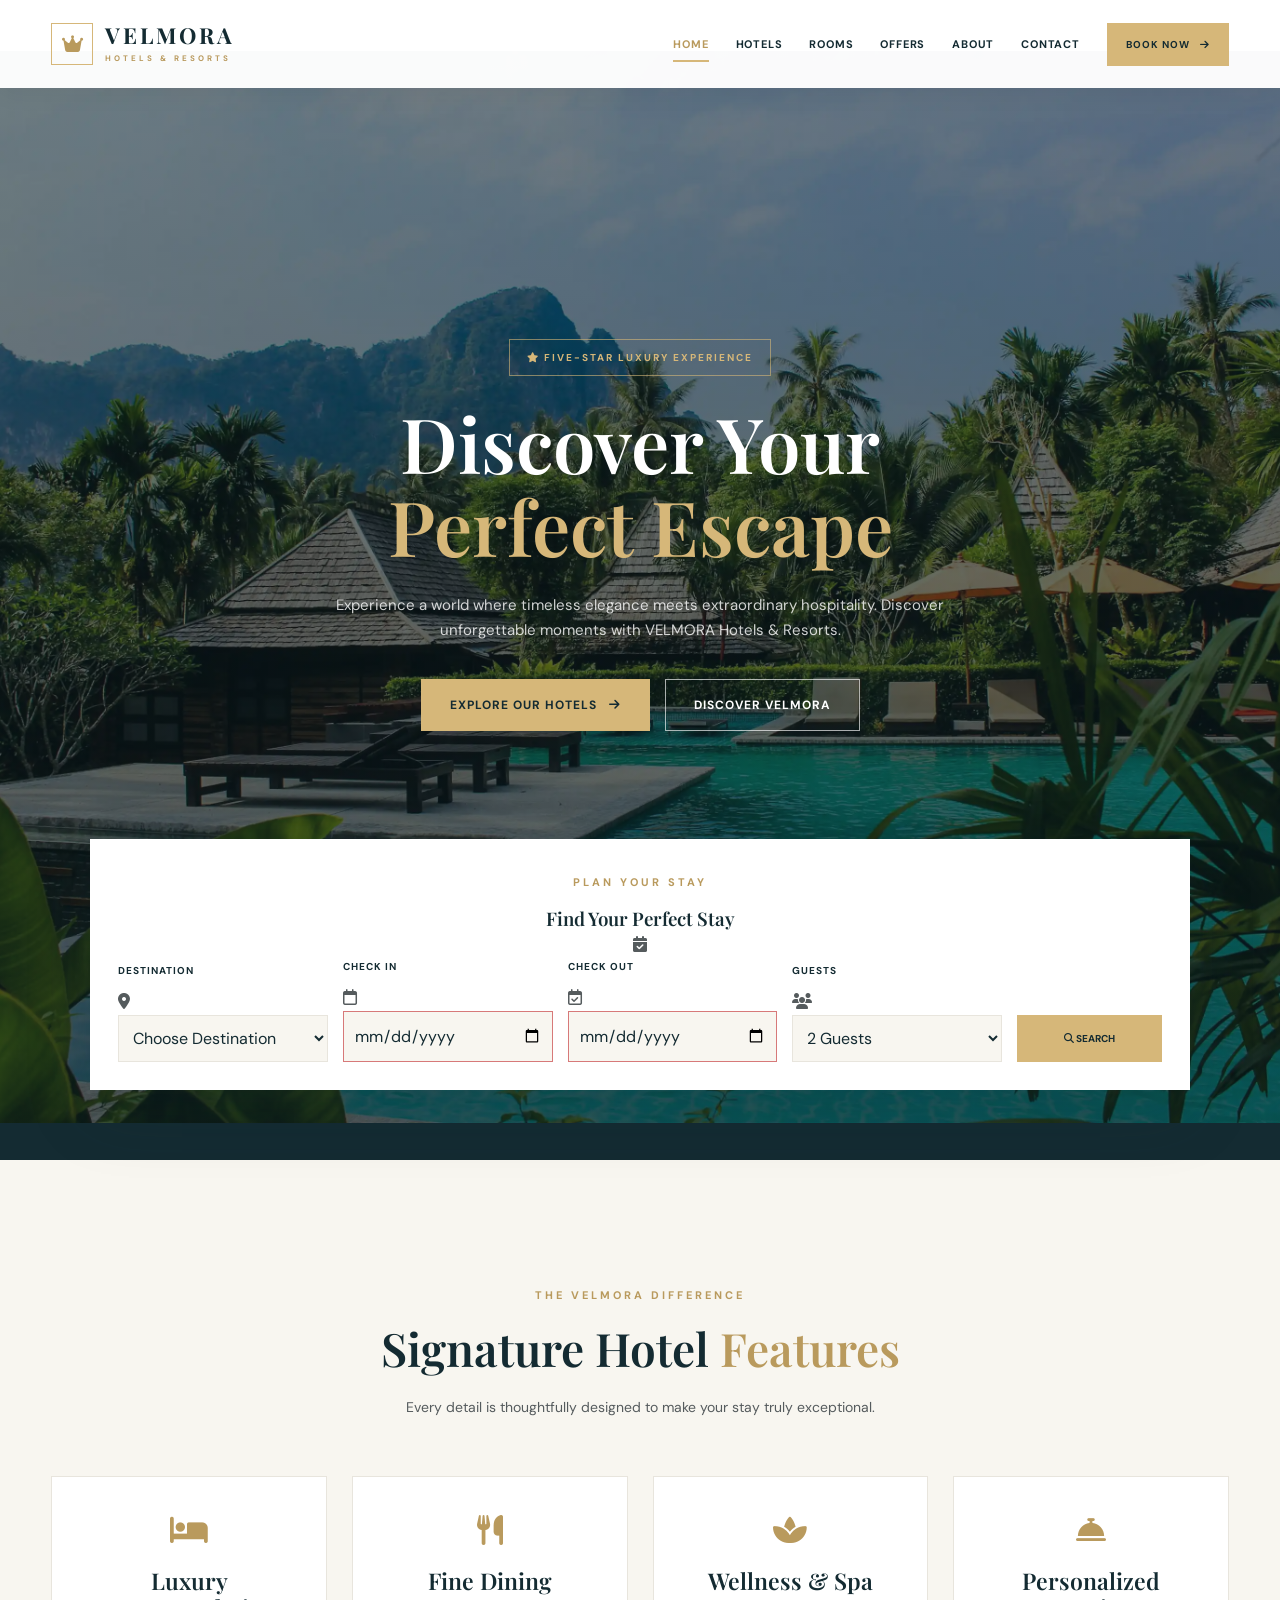
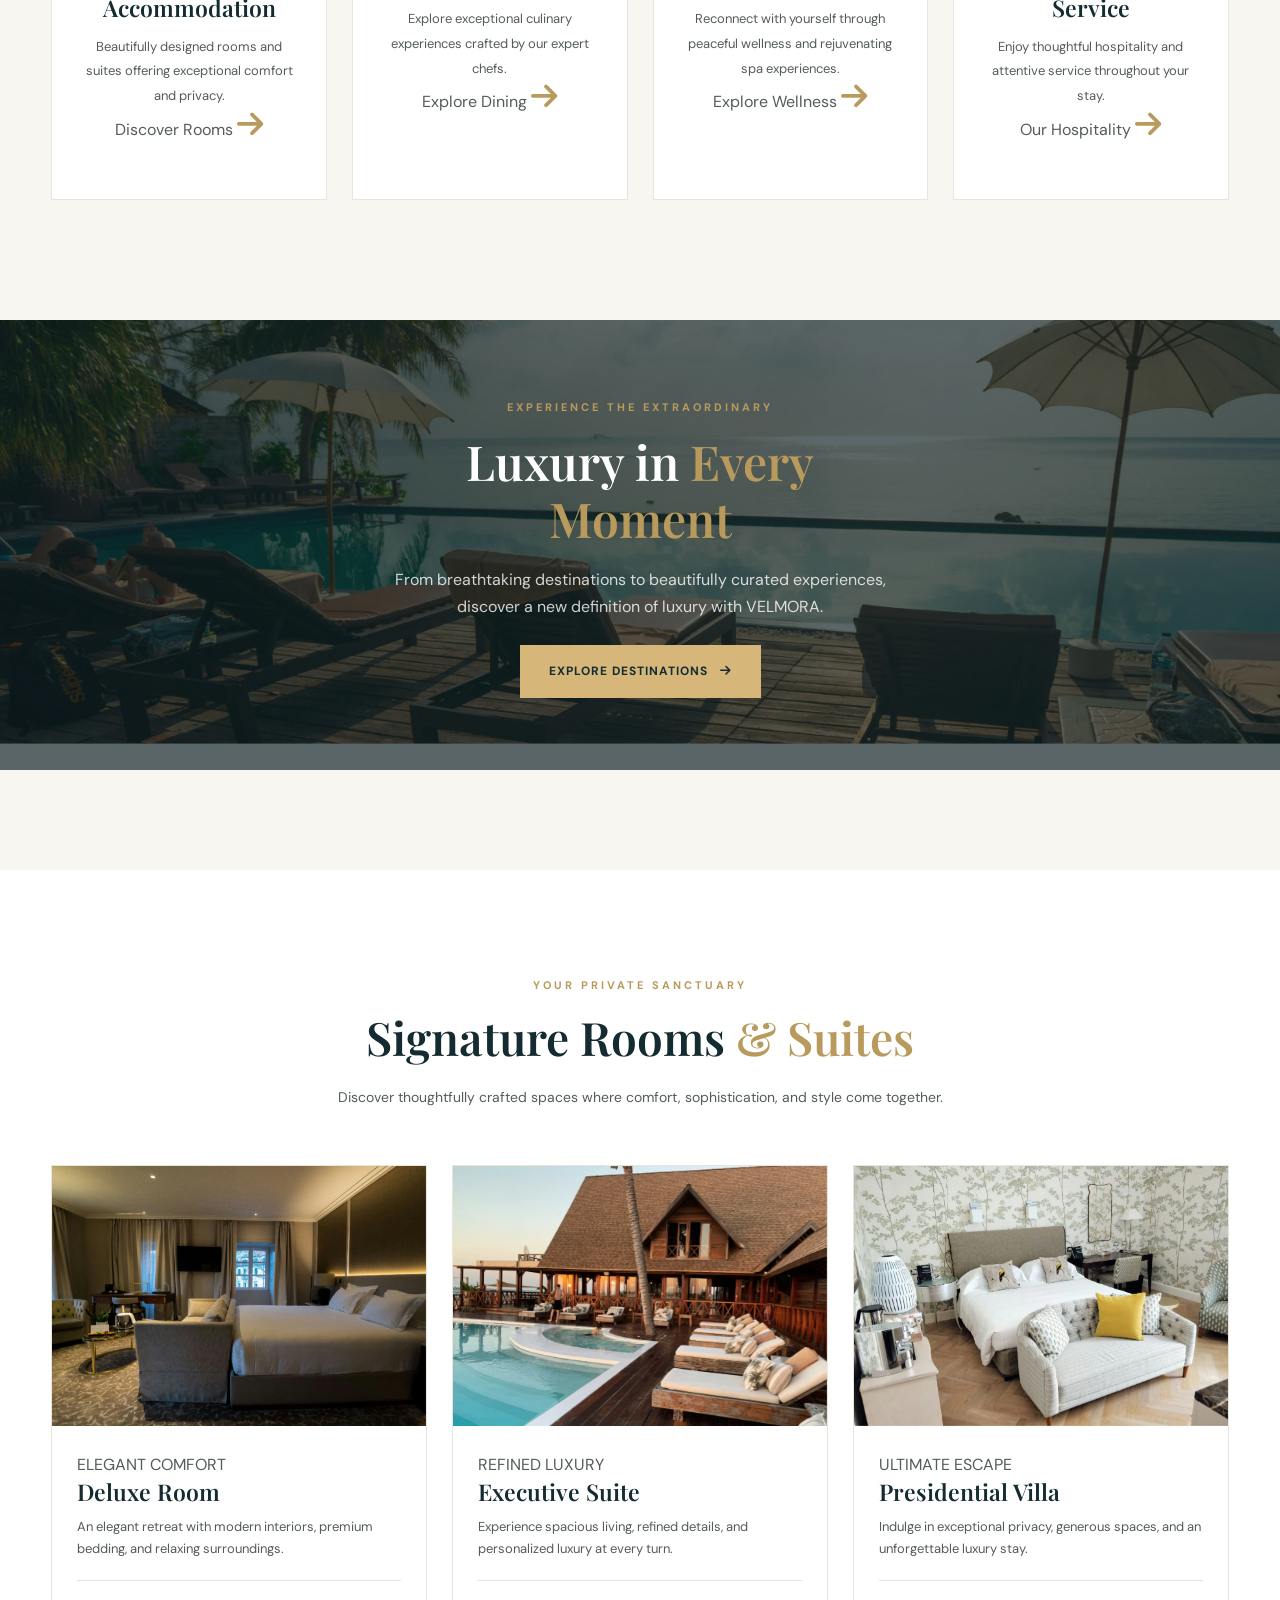
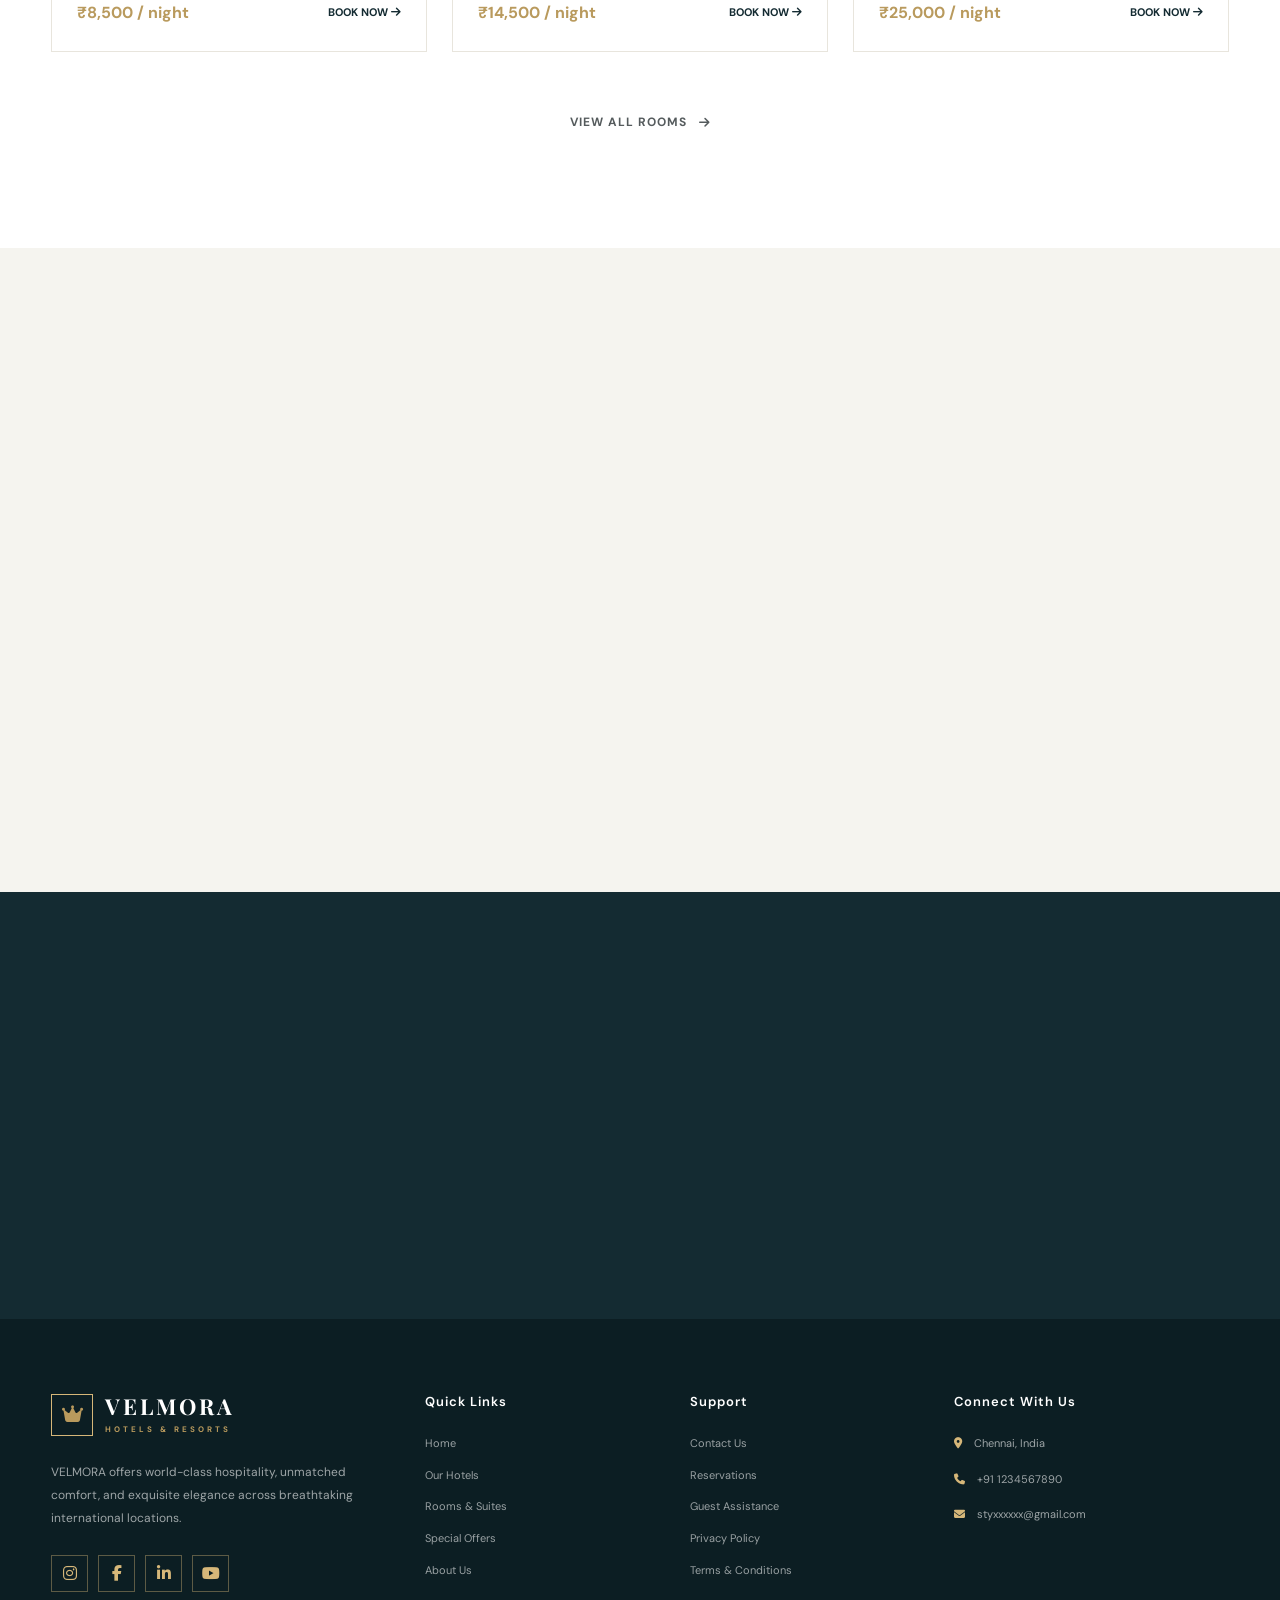
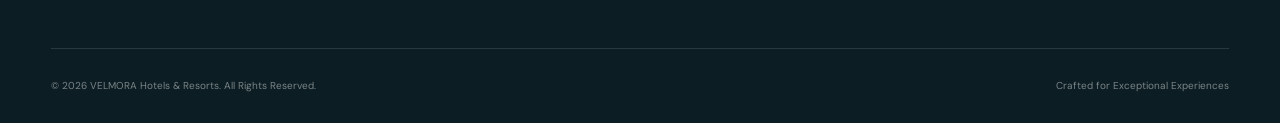
<file: index.html>
<!DOCTYPE html>
<html lang="en">
<head>
    <meta charset="UTF-8">
    <meta name="viewport" content="width=device-width, initial-scale=1.0">

    <meta name="description" content="Experience exceptional luxury, elegant rooms, and world-class hospitality at VELMORA Hotels & Resorts.">

    <meta name="theme-color" content="#142B32">

    <title>VELMORA | Luxury Hotels & Resorts</title>

    <!-- Google Fonts -->
    <link rel="preconnect" href="https://fonts.googleapis.com">
    <link rel="preconnect" href="https://fonts.gstatic.com" crossorigin>

    <link href="https://fonts.googleapis.com/css2?family=DM+Sans:wght@400;500;600;700&family=Playfair+Display:wght@400;500;600;700&display=swap" rel="stylesheet">

    <!-- Font Awesome -->
    <link rel="stylesheet" href="https://cdnjs.cloudflare.com/ajax/libs/font-awesome/6.5.2/css/all.min.css">

    <!-- AOS Animation -->
    <link href="https://unpkg.com/aos@2.3.1/dist/aos.css" rel="stylesheet">

    <!-- Main CSS -->
    <link rel="stylesheet" href="css/style.css">

    <!-- Main JavaScript -->
    <script src="js/script.js" defer></script>
</head>

<body class="home-page">

    <!-- PRELOADER -->
    <div class="preloader" id="preloader">
        <div class="preloader-content">

            <div class="preloader-orbit">
                <div class="preloader-ring"></div>
                <div class="preloader-ring-inner"></div>

                <div class="preloader-center">
                    <i class="fa-solid fa-crown"></i>
                </div>
            </div>

            <div class="preloader-brand">
                <h2>VELMORA</h2>
                <span>HOTELS & RESORTS</span>
            </div>

            <p class="preloader-loading-text" id="preloader-text">
                Preparing Your Experience
            </p>

            <div class="preloader-percentage" id="preloader-percent">
                0%
            </div>

            <div class="preloader-progress">
                <div class="preloader-progress-bar" id="preloader-progress"></div>
            </div>

            <p class="preloader-caption">
                THE ART OF EXCEPTIONAL HOSPITALITY
            </p>

        </div>
    </div>


    <!-- HEADER -->
    <header class="site-header" id="site-header">

        <div class="container header-container">

            <a href="index.html" class="brand-logo">

                <span class="brand-icon">
                    <i class="fa-solid fa-crown"></i>
                </span>

                <span class="brand-text">
                    <strong>VELMORA</strong>
                    <small>HOTELS & RESORTS</small>
                </span>

            </a>


            <button class="mobile-menu-toggle"
                    id="mobile-menu-toggle"
                    aria-label="Open Navigation"
                    aria-expanded="false">

                <span></span>
                <span></span>
                <span></span>

            </button>


            <nav class="nav-menu" id="nav-menu">

                <a href="index.html" class="nav-link active">Home</a>

                <a href="hotels.html" class="nav-link">Hotels</a>

                <a href="rooms.html" class="nav-link">Rooms</a>

                <a href="offers.html" class="nav-link">Offers</a>

                <a href="about.html" class="nav-link">About</a>

                <a href="contact.html" class="nav-link">Contact</a>

                <a href="booking.html" class="nav-book-btn">
                    Book Now
                    <i class="fa-solid fa-arrow-right"></i>
                </a>

            </nav>

        </div>

    </header>


    <main>


        <!-- HERO SECTION -->
        <section class="home-hero">

            <div class="home-hero-background">

                <img
                    src="img/sara-dubler-Koei_7yYtIo-unsplash.webp"
                    alt="Luxury VELMORA hotel resort"
                    class="home-hero-image"
                >

                <div class="home-hero-overlay"></div>

            </div>


            <div class="container home-hero-container">

                <div class="home-hero-content" data-aos="fade-up">

                    <span class="home-hero-badge">
                        <i class="fa-solid fa-star"></i>
                        FIVE-STAR LUXURY EXPERIENCE
                    </span>

                    <h1 class="home-hero-title">
                        Discover Your
                        <span>Perfect Escape</span>
                    </h1>

                    <p class="home-hero-description">
                        Experience a world where timeless elegance meets
                        extraordinary hospitality. Discover unforgettable
                        moments with VELMORA Hotels & Resorts.
                    </p>

                    <div class="home-hero-actions">

                        <a href="hotels.html" class="btn btn-primary">
                            Explore Our Hotels
                            <i class="fa-solid fa-arrow-right"></i>
                        </a>

                        <a href="about.html" class="btn btn-outline">
                            Discover VELMORA
                        </a>

                    </div>

                </div>


                <!-- BOOKING SEARCH -->
                <div class="home-booking-card" data-aos="fade-up" data-aos-delay="200">

                    <div class="booking-card-heading">

                        <div>
                            <span class="section-eyebrow">PLAN YOUR STAY</span>
                            <h3>Find Your Perfect Stay</h3>
                        </div>

                        <i class="fa-solid fa-calendar-check"></i>

                    </div>


                    <form class="home-booking-form" id="home-booking-form">

                        <div class="home-booking-field">

                            <label for="home-destination">
                                Destination
                            </label>

                            <div class="booking-input-wrap">
                                <i class="fa-solid fa-location-dot"></i>

                                <select id="home-destination" required>
                                    <option value="">Choose Destination</option>
                                    <option value="Chennai">Chennai</option>
                                    <option value="Mumbai">Mumbai</option>
                                    <option value="Bengaluru">Bengaluru</option>
                                    <option value="Goa">Goa</option>
                                    <option value="Dubai">Dubai</option>
                                </select>
                            </div>

                        </div>


                        <div class="home-booking-field">

                            <label for="home-checkin">Check In</label>

                            <div class="booking-input-wrap">
                                <i class="fa-regular fa-calendar"></i>

                                <input
                                    type="date"
                                    id="home-checkin"
                                    required
                                >
                            </div>

                        </div>


                        <div class="home-booking-field">

                            <label for="home-checkout">Check Out</label>

                            <div class="booking-input-wrap">
                                <i class="fa-regular fa-calendar-check"></i>

                                <input
                                    type="date"
                                    id="home-checkout"
                                    required
                                >
                            </div>

                        </div>


                        <div class="home-booking-field">

                            <label for="home-guests">Guests</label>

                            <div class="booking-input-wrap">
                                <i class="fa-solid fa-users"></i>

                                <select id="home-guests" required>
                                    <option value="1">1 Guest</option>
                                    <option value="2" selected>2 Guests</option>
                                    <option value="3">3 Guests</option>
                                    <option value="4">4 Guests</option>
                                    <option value="5">5 Guests</option>
                                    <option value="6">6+ Guests</option>
                                </select>
                            </div>

                        </div>


                        <button type="submit" class="booking-search-btn">

                            <i class="fa-solid fa-magnifying-glass"></i>
                            Search

                        </button>

                    </form>

                </div>

            </div>


            <div class="hero-scroll-indicator">
                <span>SCROLL TO EXPLORE</span>
                <i class="fa-solid fa-arrow-down"></i>
            </div>

        </section>



        <!-- SIGNATURE HOTEL FEATURES -->
        <section class="signature-section section-padding">

            <div class="container">

                <div class="section-heading text-center" data-aos="fade-up">

                    <span class="section-eyebrow">
                        THE VELMORA DIFFERENCE
                    </span>

                    <h2>
                        Signature Hotel
                        <span>Features</span>
                    </h2>

                    <p>
                        Every detail is thoughtfully designed to make
                        your stay truly exceptional.
                    </p>

                </div>


                <div class="signature-grid">

                    <article class="signature-card" data-aos="fade-up">

                        <div class="signature-icon">
                            <i class="fa-solid fa-bed"></i>
                        </div>

                        <h3>Luxury Accommodation</h3>

                        <p>
                            Beautifully designed rooms and suites
                            offering exceptional comfort and privacy.
                        </p>

                        <a href="rooms.html" class="text-link">
                            Discover Rooms
                            <i class="fa-solid fa-arrow-right"></i>
                        </a>

                    </article>


                    <article class="signature-card" data-aos="fade-up" data-aos-delay="100">

                        <div class="signature-icon">
                            <i class="fa-solid fa-utensils"></i>
                        </div>

                        <h3>Fine Dining</h3>

                        <p>
                            Explore exceptional culinary experiences
                            crafted by our expert chefs.
                        </p>

                        <a href="hotels.html" class="text-link">
                            Explore Dining
                            <i class="fa-solid fa-arrow-right"></i>
                        </a>

                    </article>


                    <article class="signature-card" data-aos="fade-up" data-aos-delay="200">

                        <div class="signature-icon">
                            <i class="fa-solid fa-spa"></i>
                        </div>

                        <h3>Wellness & Spa</h3>

                        <p>
                            Reconnect with yourself through peaceful
                            wellness and rejuvenating spa experiences.
                        </p>

                        <a href="hotels.html" class="text-link">
                            Explore Wellness
                            <i class="fa-solid fa-arrow-right"></i>
                        </a>

                    </article>


                    <article class="signature-card" data-aos="fade-up" data-aos-delay="300">

                        <div class="signature-icon">
                            <i class="fa-solid fa-concierge-bell"></i>
                        </div>

                        <h3>Personalized Service</h3>

                        <p>
                            Enjoy thoughtful hospitality and attentive
                            service throughout your stay.
                        </p>

                        <a href="about.html" class="text-link">
                            Our Hospitality
                            <i class="fa-solid fa-arrow-right"></i>
                        </a>

                    </article>

                </div>

            </div>

        </section>



        <!-- LUXURY IN EVERY MOMENT -->
        <section class="luxury-banner-section">

            <div class="luxury-banner">

                <img
                    src="img/sasha-kaunas-xEaAoizNFV8-unsplash.webp"
                    alt="Luxury tropical swimming pool"
                    class="luxury-banner-image"
                >

                <div class="luxury-banner-overlay"></div>


                <div class="container luxury-banner-container">

                    <div class="luxury-banner-content" data-aos="fade-right">

                        <span class="section-eyebrow">
                            EXPERIENCE THE EXTRAORDINARY
                        </span>

                        <h2>
                            Luxury in
                            <span>Every Moment</span>
                        </h2>

                        <p>
                            From breathtaking destinations to beautifully
                            curated experiences, discover a new definition
                            of luxury with VELMORA.
                        </p>

                        <a href="hotels.html" class="btn btn-primary">
                            Explore Destinations
                            <i class="fa-solid fa-arrow-right"></i>
                        </a>

                    </div>

                </div>

            </div>

        </section>



        <!-- SIGNATURE ROOMS & SUITES -->
        <section class="featured-rooms-section section-padding">

            <div class="container">

                <div class="section-heading" data-aos="fade-up">

                    <span class="section-eyebrow">
                        YOUR PRIVATE SANCTUARY
                    </span>

                    <h2>
                        Signature Rooms
                        <span>& Suites</span>
                    </h2>

                    <p>
                        Discover thoughtfully crafted spaces where
                        comfort, sophistication, and style come together.
                    </p>

                </div>


                <div class="featured-rooms-grid">

                    <article class="featured-room-card" data-aos="fade-up">

                        <div class="featured-room-image">

                            <img
                                src="img/antonio-araujo-ZyyobP6qcvY-unsplash.webp"
                                alt="Deluxe luxury hotel room"
                                loading="lazy"
                            >

                            <span class="room-tag">POPULAR CHOICE</span>

                        </div>


                        <div class="featured-room-content">

                            <span class="room-category">
                                ELEGANT COMFORT
                            </span>

                            <h3>Deluxe Room</h3>

                            <p>
                                An elegant retreat with modern interiors,
                                premium bedding, and relaxing surroundings.
                            </p>

                            <div class="featured-room-footer">

                                <div class="featured-room-price">
                                    <strong>₹8,500</strong>
                                    <span>/ night</span>
                                </div>

                                <a href="booking.html" class="room-book-link">
                                    Book Now
                                    <i class="fa-solid fa-arrow-right"></i>
                                </a>

                            </div>

                        </div>

                    </article>



                    <article class="featured-room-card" data-aos="fade-up" data-aos-delay="100">

                        <div class="featured-room-image">

                            <img
                                src="img/bilderboken-rlwE8f8anOc-unsplash.webp"
                                alt="Executive hotel suite"
                                loading="lazy"
                            >

                            <span class="room-tag">EXCLUSIVE</span>

                        </div>


                        <div class="featured-room-content">

                            <span class="room-category">
                                REFINED LUXURY
                            </span>

                            <h3>Executive Suite</h3>

                            <p>
                                Experience spacious living, refined details,
                                and personalized luxury at every turn.
                            </p>

                            <div class="featured-room-footer">

                                <div class="featured-room-price">
                                    <strong>₹14,500</strong>
                                    <span>/ night</span>
                                </div>

                                <a href="booking.html" class="room-book-link">
                                    Book Now
                                    <i class="fa-solid fa-arrow-right"></i>
                                </a>

                            </div>

                        </div>

                    </article>



                    <article class="featured-room-card" data-aos="fade-up" data-aos-delay="200">

                        <div class="featured-room-image">

                            <img
                                src="img/reisetopia-nRS3ClHbNGQ-unsplash.webp"
                                alt="Premium private luxury villa"
                                loading="lazy"
                            >

                            <span class="room-tag">PREMIUM</span>

                        </div>


                        <div class="featured-room-content">

                            <span class="room-category">
                                ULTIMATE ESCAPE
                            </span>

                            <h3>Presidential Villa</h3>

                            <p>
                                Indulge in exceptional privacy, generous
                                spaces, and an unforgettable luxury stay.
                            </p>

                            <div class="featured-room-footer">

                                <div class="featured-room-price">
                                    <strong>₹25,000</strong>
                                    <span>/ night</span>
                                </div>

                                <a href="booking.html" class="room-book-link">
                                    Book Now
                                    <i class="fa-solid fa-arrow-right"></i>
                                </a>

                            </div>

                        </div>

                    </article>

                </div>


                <div class="section-bottom-action" data-aos="fade-up">

                    <a href="rooms.html" class="btn btn-dark">
                        View All Rooms
                        <i class="fa-solid fa-arrow-right"></i>
                    </a>

                </div>

            </div>

        </section>



        <!-- TRUSTED CHOICE -->
        <section class="features-section section-padding">

            <div class="container">

                <div class="section-heading text-center" data-aos="fade-up">

                    <span class="section-eyebrow">
                        WHY VELMORA
                    </span>

                    <h2>
                        A Trusted Choice for
                        <span>Luxury Stays</span>
                    </h2>

                    <p>
                        More than a stay, we create meaningful experiences
                        that stay with you long after your journey.
                    </p>

                </div>


                <div class="features-grid">

                    <div class="feature-card" data-aos="fade-up">

                        <div class="feature-card-icon">
                            <i class="fa-solid fa-award"></i>
                        </div>

                        <h3>Exceptional Standards</h3>

                        <p>
                            A commitment to quality, excellence,
                            and thoughtful hospitality.
                        </p>

                    </div>


                    <div class="feature-card" data-aos="fade-up" data-aos-delay="100">

                        <div class="feature-card-icon">
                            <i class="fa-solid fa-location-dot"></i>
                        </div>

                        <h3>Beautiful Destinations</h3>

                        <p>
                            Discover memorable stays in remarkable
                            destinations and locations.
                        </p>

                    </div>


                    <div class="feature-card" data-aos="fade-up" data-aos-delay="200">

                        <div class="feature-card-icon">
                            <i class="fa-solid fa-heart"></i>
                        </div>

                        <h3>Guest First Approach</h3>

                        <p>
                            Every experience is shaped around your
                            comfort, preferences, and expectations.
                        </p>

                    </div>

                </div>

            </div>

        </section>



        <!-- FINAL CTA -->
        <section class="home-cta-section">

            <div class="container">

                <div class="home-cta-content" data-aos="zoom-in">

                    <span class="section-eyebrow">
                        YOUR NEXT JOURNEY STARTS HERE
                    </span>

                    <h2>
                        Make Every Stay
                        <span>Unforgettable</span>
                    </h2>

                    <p>
                        Your perfect escape is waiting. Experience the
                        exceptional hospitality of VELMORA.
                    </p>

                    <a href="booking.html" class="btn btn-primary">
                        Reserve Your Stay
                        <i class="fa-solid fa-arrow-right"></i>
                    </a>

                </div>

            </div>

        </section>


    </main>



    <!-- FOOTER -->
    <footer class="site-footer">

        <div class="container">

            <div class="footer-main">

                <div class="footer-brand">

                    <a href="index.html" class="brand-logo footer-logo">

                        <span class="brand-icon">
                            <i class="fa-solid fa-crown"></i>
                        </span>

                        <span class="brand-text">
                            <strong>VELMORA</strong>
                            <small>HOTELS & RESORTS</small>
                        </span>

                    </a>

                    <p>
                        VELMORA offers world-class hospitality,
                        unmatched comfort, and exquisite elegance
                        across breathtaking international locations.
                    </p>


                    <div class="footer-socials">

                        <a href="#" aria-label="Instagram">
                            <i class="fa-brands fa-instagram"></i>
                        </a>

                        <a href="#" aria-label="Facebook">
                            <i class="fa-brands fa-facebook-f"></i>
                        </a>

                        <a href="#" aria-label="LinkedIn">
                            <i class="fa-brands fa-linkedin-in"></i>
                        </a>

                        <a href="#" aria-label="YouTube">
                            <i class="fa-brands fa-youtube"></i>
                        </a>

                    </div>

                </div>



                <div class="footer-column">

                    <h3>Quick Links</h3>

                    <a href="index.html">Home</a>
                    <a href="hotels.html">Our Hotels</a>
                    <a href="rooms.html">Rooms & Suites</a>
                    <a href="offers.html">Special Offers</a>
                    <a href="about.html">About Us</a>

                </div>



                <div class="footer-column">

                    <h3>Support</h3>

                    <a href="contact.html">Contact Us</a>
                    <a href="booking.html">Reservations</a>
                    <a href="contact.html">Guest Assistance</a>
                    <a href="contact.html">Privacy Policy</a>
                    <a href="contact.html">Terms & Conditions</a>

                </div>



                <div class="footer-column footer-contact">

                    <h3>Connect With Us</h3>

                    <p>
                        <i class="fa-solid fa-location-dot"></i>
                        Chennai, India
                    </p>

                    <p>
                        <i class="fa-solid fa-phone"></i>
                        <a href="tel:+911234567890">
                            +91 1234567890
                        </a>
                    </p>

                    <p>
                        <i class="fa-solid fa-envelope"></i>
                        <a href="mailto:styxxxxxx@gmail.com">
                            styxxxxxx@gmail.com
                        </a>
                    </p>

                </div>

            </div>



            <div class="footer-bottom">

                <p>
                    © 2026 VELMORA Hotels & Resorts.
                    All Rights Reserved.
                </p>

                <span>
                    Crafted for Exceptional Experiences
                </span>

            </div>

        </div>

    </footer>



    <!-- BACK TO TOP -->
    <button class="back-to-top" id="back-to-top" aria-label="Back to top">

        <i class="fa-solid fa-arrow-up"></i>

    </button>


    <!-- TOAST NOTIFICATION -->
    <div class="toast-message" id="toast-message" role="status"></div>


    <!-- AOS SCRIPT -->
    <script src="https://unpkg.com/aos@2.3.1/dist/aos.js"></script>

</body>
</html>
</file>
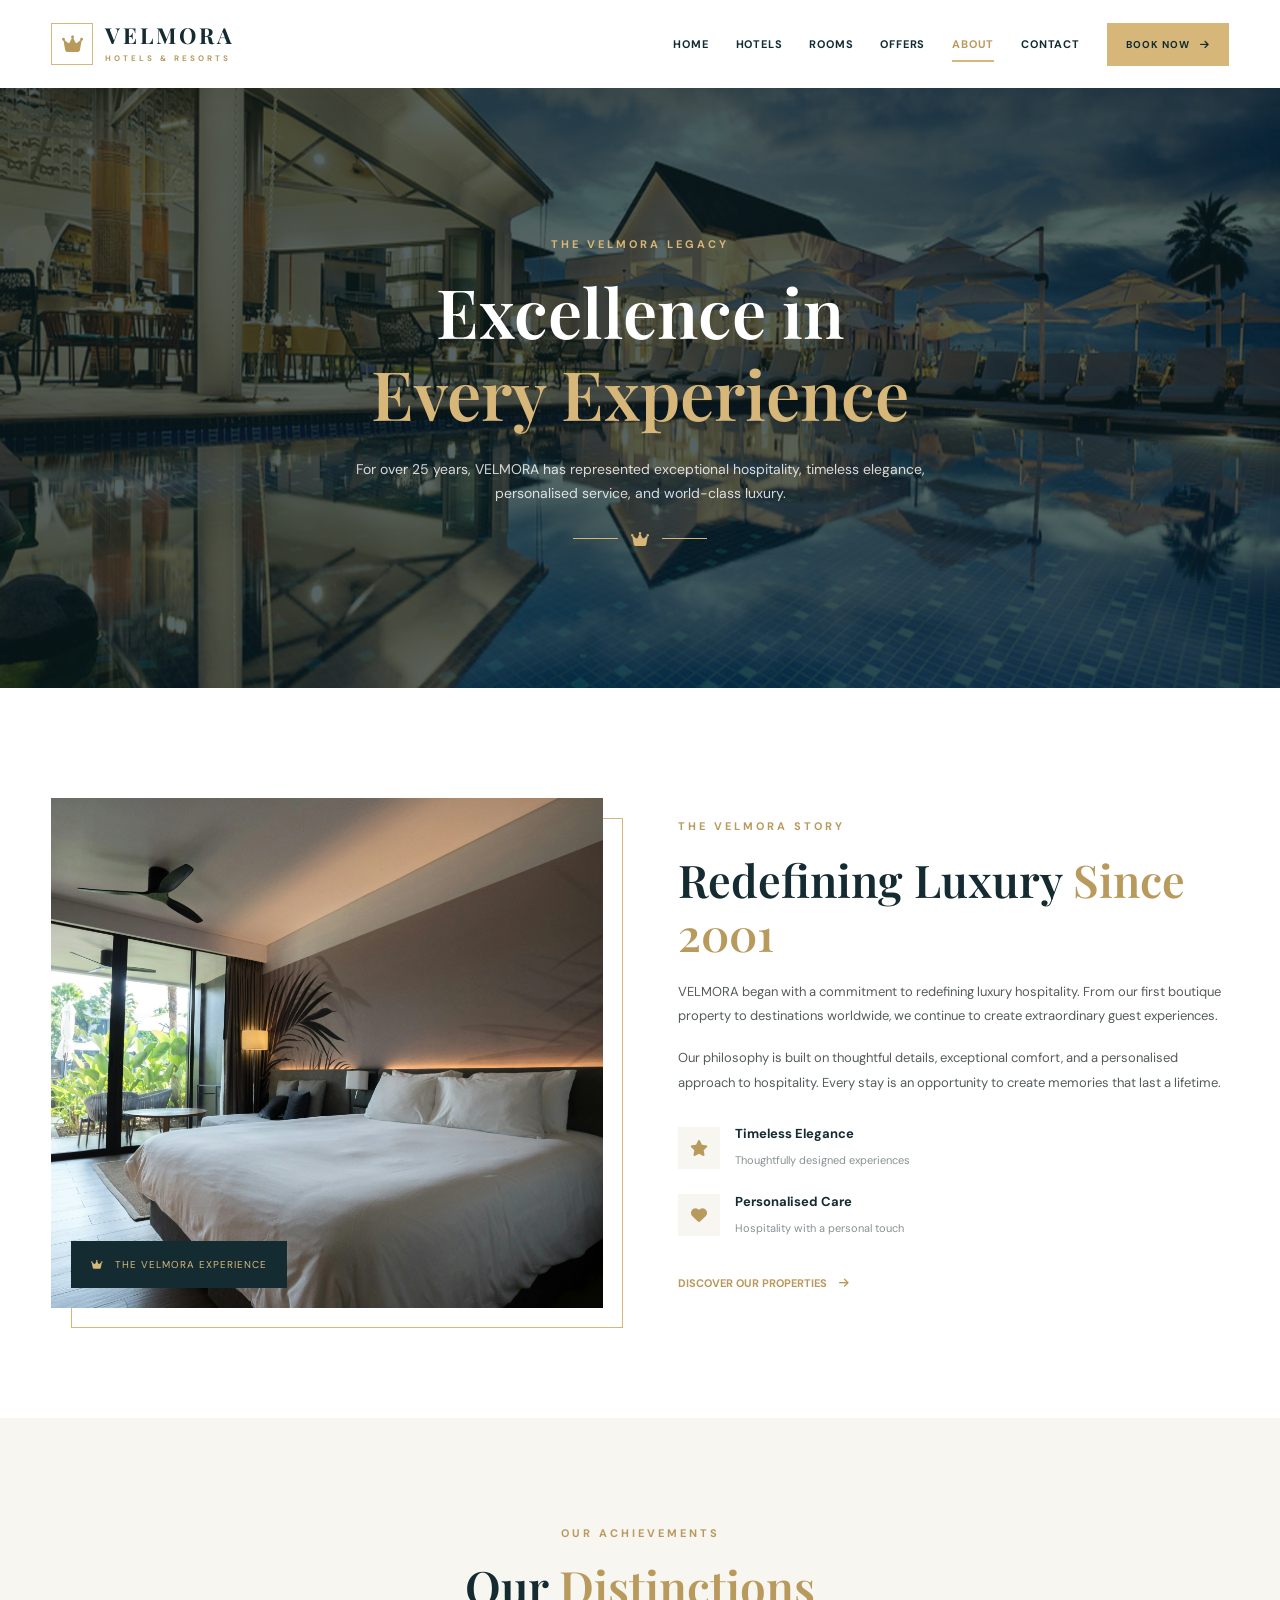
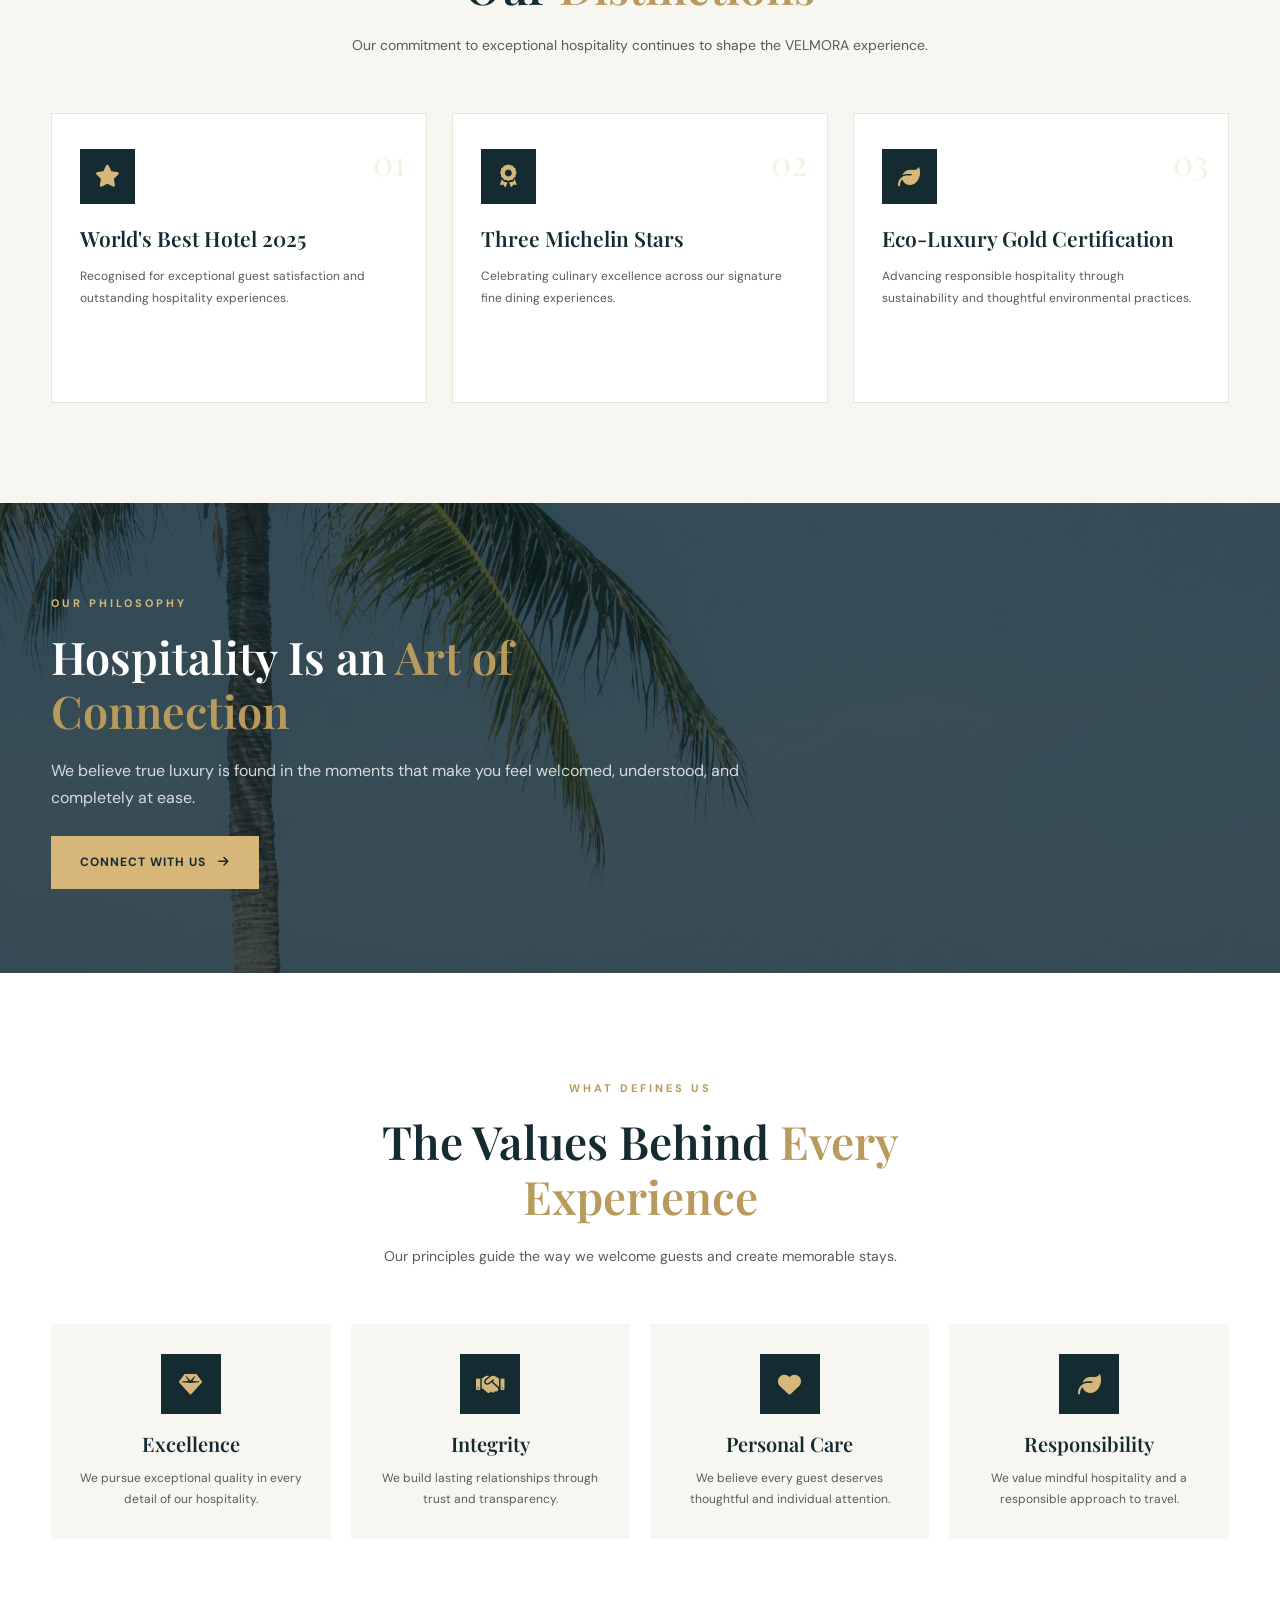
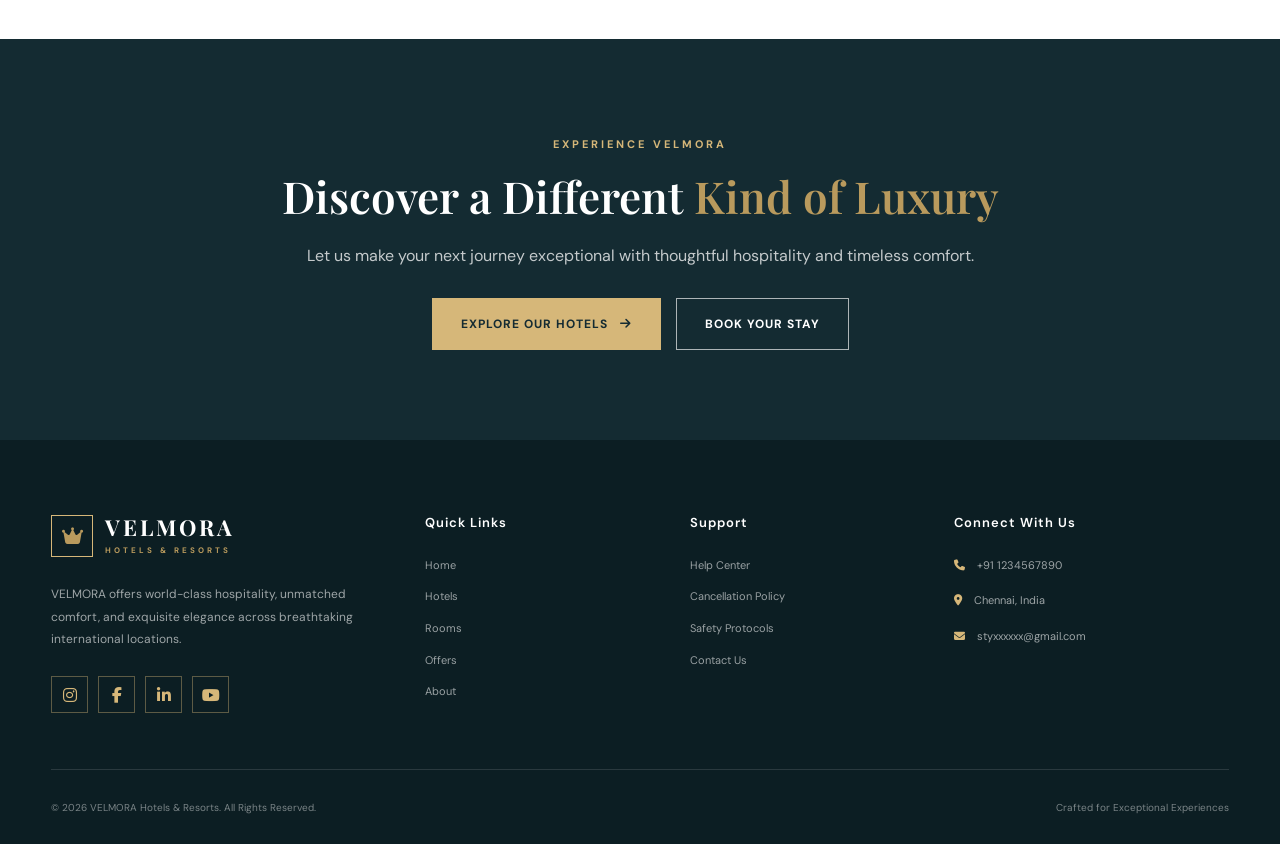
<file: about.html>
<!DOCTYPE html>
<html lang="en">
<head>
    <meta charset="UTF-8">
    <meta name="viewport" content="width=device-width, initial-scale=1.0">

    <meta name="description" content="Discover the story, heritage, values, and achievements of VELMORA Hotels & Resorts.">

    <meta name="theme-color" content="#142B32">

    <title>About Us | VELMORA Hotels & Resorts</title>

    <!-- Google Fonts -->
    <link rel="preconnect" href="https://fonts.googleapis.com">
    <link rel="preconnect" href="https://fonts.gstatic.com" crossorigin>

    <link href="https://fonts.googleapis.com/css2?family=DM+Sans:wght@400;500;600;700&family=Playfair+Display:wght@400;500;600;700&display=swap" rel="stylesheet">

    <!-- Font Awesome -->
    <link rel="stylesheet" href="https://cdnjs.cloudflare.com/ajax/libs/font-awesome/6.5.2/css/all.min.css">

    <!-- AOS Animation -->
    <link rel="stylesheet" href="https://unpkg.com/aos@2.3.1/dist/aos.css">

    <!-- Main CSS -->
    <link rel="stylesheet" href="css/style.css">

    <!-- Main JavaScript -->
    <script src="js/script.js" defer></script>
</head>

<body class="about-page">


    <!-- PRELOADER -->
    <div class="preloader" id="preloader">

        <div class="preloader-content">

            <div class="preloader-orbit">
                <div class="preloader-ring"></div>
                <div class="preloader-ring-inner"></div>

                <div class="preloader-center">
                    <i class="fa-solid fa-crown"></i>
                </div>
            </div>

            <div class="preloader-brand">
                <h2>VELMORA</h2>
                <span>HOTELS & RESORTS</span>
            </div>

            <p class="preloader-loading-text" id="preloader-text">
                Preparing Your Experience
            </p>

            <div class="preloader-percentage" id="preloader-percent">
                0%
            </div>

            <div class="preloader-progress">
                <div class="preloader-progress-bar" id="preloader-progress"></div>
            </div>

            <p class="preloader-caption">
                THE ART OF EXCEPTIONAL HOSPITALITY
            </p>

        </div>

    </div>



    <!-- HEADER -->
    <header class="site-header" id="site-header">

        <div class="container header-container">

            <a href="index.html" class="brand-logo">

                <span class="brand-icon">
                    <i class="fa-solid fa-crown"></i>
                </span>

                <span class="brand-text">
                    <strong>VELMORA</strong>
                    <small>HOTELS & RESORTS</small>
                </span>

            </a>


            <button
                class="mobile-menu-toggle"
                id="mobile-menu-toggle"
                aria-label="Open Navigation"
                aria-expanded="false"
            >

                <span></span>
                <span></span>
                <span></span>

            </button>


            <nav class="nav-menu" id="nav-menu">

                <a href="index.html" class="nav-link">Home</a>

                <a href="hotels.html" class="nav-link">Hotels</a>

                <a href="rooms.html" class="nav-link">Rooms</a>

                <a href="offers.html" class="nav-link">Offers</a>

                <a href="about.html" class="nav-link active">About</a>

                <a href="contact.html" class="nav-link">Contact</a>

                <a href="booking.html" class="nav-book-btn">
                    Book Now
                    <i class="fa-solid fa-arrow-right"></i>
                </a>

            </nav>

        </div>

    </header>



    <main>


        <!-- ABOUT HERO -->
        <section class="about-hero-section">

            <div class="about-hero-background">

                <img
                    src="img/anmol-seth-hDbCjHNdF48-unsplash.webp"
                    alt="Elegant luxury hotel architecture"
                >

                <div class="about-hero-overlay"></div>

            </div>


            <div class="container">

                <div class="about-hero-content" data-aos="fade-up">

                    <span class="section-eyebrow">
                        THE VELMORA LEGACY
                    </span>

                    <h1>
                        Excellence in
                        <span>Every Experience</span>
                    </h1>

                    <p>
                        For over 25 years, VELMORA has represented
                        exceptional hospitality, timeless elegance,
                        personalised service, and world-class luxury.
                    </p>

                    <div class="heading-decoration">
                        <span></span>
                        <i class="fa-solid fa-crown"></i>
                        <span></span>
                    </div>

                </div>

            </div>

        </section>



        <!-- OUR STORY -->
        <section class="about-story-section">

            <div class="container">

                <div class="about-story-card">


                    <!-- STORY IMAGE -->
                    <div class="about-story-image" data-aos="fade-right">

                        <img
                            src="img/antonio-araujo-uZoA9WaygLQ-unsplash.webp"
                            alt="VELMORA luxury hotel and resort"
                            loading="lazy"
                        >

                        <div class="about-story-image-frame"></div>


                        <div class="about-story-image-caption">

                            <i class="fa-solid fa-crown"></i>

                            <span>
                                THE VELMORA EXPERIENCE
                            </span>

                        </div>

                    </div>



                    <!-- STORY CONTENT -->
                    <div class="about-story-content" data-aos="fade-left">

                        <span class="section-eyebrow">
                            THE VELMORA STORY
                        </span>

                        <h2>
                            Redefining Luxury
                            <span>Since 2001</span>
                        </h2>

                        <p>
                            VELMORA began with a commitment to
                            redefining luxury hospitality. From
                            our first boutique property to destinations
                            worldwide, we continue to create
                            extraordinary guest experiences.
                        </p>

                        <p>
                            Our philosophy is built on thoughtful
                            details, exceptional comfort, and a
                            personalised approach to hospitality.
                            Every stay is an opportunity to create
                            memories that last a lifetime.
                        </p>


                        <div class="about-story-highlights">

                            <div class="about-story-highlight">

                                <i class="fa-solid fa-star"></i>

                                <div>
                                    <strong>Timeless Elegance</strong>
                                    <span>Thoughtfully designed experiences</span>
                                </div>

                            </div>


                            <div class="about-story-highlight">

                                <i class="fa-solid fa-heart"></i>

                                <div>
                                    <strong>Personalised Care</strong>
                                    <span>Hospitality with a personal touch</span>
                                </div>

                            </div>

                        </div>


                        <a href="hotels.html" class="about-story-link">
                            Discover Our Properties
                            <i class="fa-solid fa-arrow-right"></i>
                        </a>

                    </div>


                </div>

            </div>

        </section>



        <!-- OUR DISTINCTIONS -->
        <section class="about-distinctions-section section-padding">

            <div class="container">


                <div class="section-heading text-center" data-aos="fade-up">

                    <span class="section-eyebrow">
                        OUR ACHIEVEMENTS
                    </span>

                    <h2>
                        Our
                        <span>Distinctions</span>
                    </h2>

                    <p>
                        Our commitment to exceptional hospitality
                        continues to shape the VELMORA experience.
                    </p>

                </div>



                <div class="about-distinctions-grid">


                    <!-- DISTINCTION 01 -->
                    <article class="distinction-card" data-aos="fade-up">

                        <div class="distinction-icon">
                            <i class="fa-solid fa-star"></i>
                        </div>

                        <span class="distinction-number">
                            01
                        </span>

                        <h3>
                            World's Best Hotel 2025
                        </h3>

                        <p>
                            Recognised for exceptional guest
                            satisfaction and outstanding
                            hospitality experiences.
                        </p>

                        <div class="distinction-card-decoration"></div>

                    </article>



                    <!-- DISTINCTION 02 -->
                    <article class="distinction-card" data-aos="fade-up" data-aos-delay="120">

                        <div class="distinction-icon">
                            <i class="fa-solid fa-award"></i>
                        </div>

                        <span class="distinction-number">
                            02
                        </span>

                        <h3>
                            Three Michelin Stars
                        </h3>

                        <p>
                            Celebrating culinary excellence
                            across our signature fine dining
                            experiences.
                        </p>

                        <div class="distinction-card-decoration"></div>

                    </article>



                    <!-- DISTINCTION 03 -->
                    <article class="distinction-card" data-aos="fade-up" data-aos-delay="240">

                        <div class="distinction-icon">
                            <i class="fa-solid fa-leaf"></i>
                        </div>

                        <span class="distinction-number">
                            03
                        </span>

                        <h3>
                            Eco-Luxury Gold Certification
                        </h3>

                        <p>
                            Advancing responsible hospitality
                            through sustainability and thoughtful
                            environmental practices.
                        </p>

                        <div class="distinction-card-decoration"></div>

                    </article>


                </div>

            </div>

        </section>



        <!-- OUR PHILOSOPHY -->
        <section class="about-philosophy-section">

            <div class="about-philosophy-background">

                <img
                    src="img/antonio-araujo-wYdzYVGMHQs-unsplash.webp"
                    alt="Peaceful luxury resort experience"
                    loading="lazy"
                >

                <div class="about-philosophy-overlay"></div>

            </div>


            <div class="container">

                <div class="about-philosophy-content" data-aos="zoom-in">

                    <span class="section-eyebrow">
                        OUR PHILOSOPHY
                    </span>

                    <h2>
                        Hospitality Is an
                        <span>Art of Connection</span>
                    </h2>

                    <p>
                        We believe true luxury is found in the
                        moments that make you feel welcomed,
                        understood, and completely at ease.
                    </p>

                    <a href="contact.html" class="btn btn-primary">
                        Connect With Us
                        <i class="fa-solid fa-arrow-right"></i>
                    </a>

                </div>

            </div>

        </section>



        <!-- OUR VALUES -->
        <section class="about-values-section section-padding">

            <div class="container">

                <div class="section-heading text-center" data-aos="fade-up">

                    <span class="section-eyebrow">
                        WHAT DEFINES US
                    </span>

                    <h2>
                        The Values Behind
                        <span>Every Experience</span>
                    </h2>

                    <p>
                        Our principles guide the way we welcome
                        guests and create memorable stays.
                    </p>

                </div>



                <div class="about-values-grid">


                    <article class="about-value-card" data-aos="fade-up">

                        <div class="about-value-icon">
                            <i class="fa-solid fa-gem"></i>
                        </div>

                        <h3>Excellence</h3>

                        <p>
                            We pursue exceptional quality in
                            every detail of our hospitality.
                        </p>

                    </article>



                    <article class="about-value-card" data-aos="fade-up" data-aos-delay="100">

                        <div class="about-value-icon">
                            <i class="fa-solid fa-handshake"></i>
                        </div>

                        <h3>Integrity</h3>

                        <p>
                            We build lasting relationships
                            through trust and transparency.
                        </p>

                    </article>



                    <article class="about-value-card" data-aos="fade-up" data-aos-delay="200">

                        <div class="about-value-icon">
                            <i class="fa-solid fa-heart"></i>
                        </div>

                        <h3>Personal Care</h3>

                        <p>
                            We believe every guest deserves
                            thoughtful and individual attention.
                        </p>

                    </article>



                    <article class="about-value-card" data-aos="fade-up" data-aos-delay="300">

                        <div class="about-value-icon">
                            <i class="fa-solid fa-leaf"></i>
                        </div>

                        <h3>Responsibility</h3>

                        <p>
                            We value mindful hospitality
                            and a responsible approach to travel.
                        </p>

                    </article>


                </div>

            </div>

        </section>



        <!-- ABOUT CTA -->
        <section class="about-cta-section">

            <div class="container">

                <div class="about-cta-content" data-aos="fade-up">

                    <span class="section-eyebrow">
                        EXPERIENCE VELMORA
                    </span>

                    <h2>
                        Discover a Different
                        <span>Kind of Luxury</span>
                    </h2>

                    <p>
                        Let us make your next journey exceptional
                        with thoughtful hospitality and timeless comfort.
                    </p>


                    <div class="about-cta-actions">

                        <a href="hotels.html" class="btn btn-primary">
                            Explore Our Hotels
                            <i class="fa-solid fa-arrow-right"></i>
                        </a>

                        <a href="booking.html" class="btn btn-outline">
                            Book Your Stay
                        </a>

                    </div>

                </div>

            </div>

        </section>


    </main>



    <!-- FOOTER -->
    <footer class="site-footer">

        <div class="container">

            <div class="footer-main">


                <div class="footer-brand">

                    <a href="index.html" class="brand-logo footer-logo">

                        <span class="brand-icon">
                            <i class="fa-solid fa-crown"></i>
                        </span>

                        <span class="brand-text">
                            <strong>VELMORA</strong>
                            <small>HOTELS & RESORTS</small>
                        </span>

                    </a>


                    <p>
                        VELMORA offers world-class hospitality,
                        unmatched comfort, and exquisite elegance
                        across breathtaking international locations.
                    </p>


                    <div class="footer-socials">

                        <a href="#" aria-label="Instagram">
                            <i class="fa-brands fa-instagram"></i>
                        </a>

                        <a href="#" aria-label="Facebook">
                            <i class="fa-brands fa-facebook-f"></i>
                        </a>

                        <a href="#" aria-label="LinkedIn">
                            <i class="fa-brands fa-linkedin-in"></i>
                        </a>

                        <a href="#" aria-label="YouTube">
                            <i class="fa-brands fa-youtube"></i>
                        </a>

                    </div>

                </div>



                <div class="footer-column">

                    <h3>Quick Links</h3>

                    <a href="index.html">Home</a>
                    <a href="hotels.html">Hotels</a>
                    <a href="rooms.html">Rooms</a>
                    <a href="offers.html">Offers</a>
                    <a href="about.html">About</a>

                </div>



                <div class="footer-column">

                    <h3>Support</h3>

                    <a href="contact.html">Help Center</a>
                    <a href="contact.html">Cancellation Policy</a>
                    <a href="contact.html">Safety Protocols</a>
                    <a href="contact.html">Contact Us</a>

                </div>



                <div class="footer-column footer-contact">

                    <h3>Connect With Us</h3>

                    <p>
                        <i class="fa-solid fa-phone"></i>
                        <a href="tel:+911234567890">
                            +91 1234567890
                        </a>
                    </p>

                    <p>
                        <i class="fa-solid fa-location-dot"></i>
                        Chennai, India
                    </p>

                    <p>
                        <i class="fa-solid fa-envelope"></i>
                        <a href="mailto:styxxxxxx@gmail.com">
                            styxxxxxx@gmail.com
                        </a>
                    </p>

                </div>


            </div>



            <div class="footer-bottom">

                <p>
                    © 2026 VELMORA Hotels & Resorts.
                    All Rights Reserved.
                </p>

                <span>
                    Crafted for Exceptional Experiences
                </span>

            </div>

        </div>

    </footer>



    <!-- BACK TO TOP -->
    <button
        class="back-to-top"
        id="back-to-top"
        aria-label="Back to top"
    >
        <i class="fa-solid fa-arrow-up"></i>
    </button>


    <!-- TOAST -->
    <div class="toast-message" id="toast-message" role="status"></div>


    <!-- AOS SCRIPT -->
    <script src="https://unpkg.com/aos@2.3.1/dist/aos.js"></script>

</body>
</html>
</file>
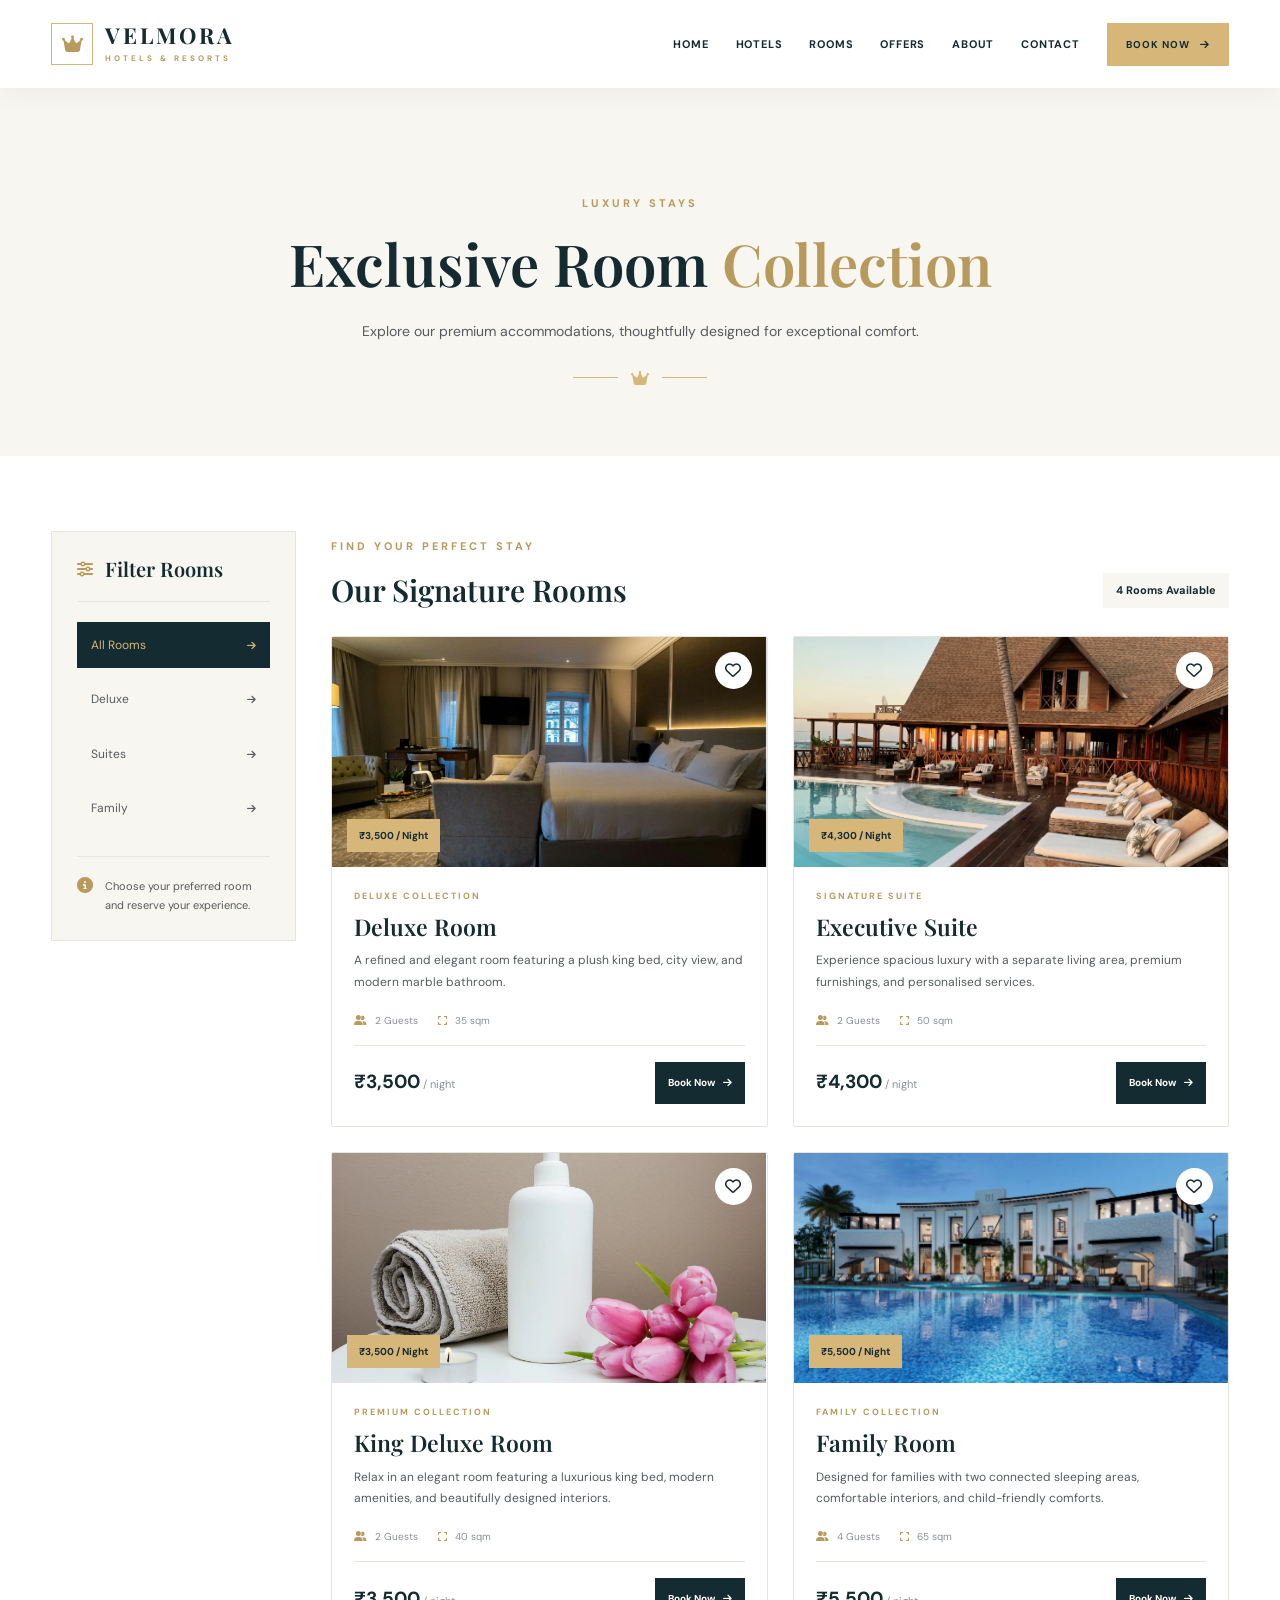
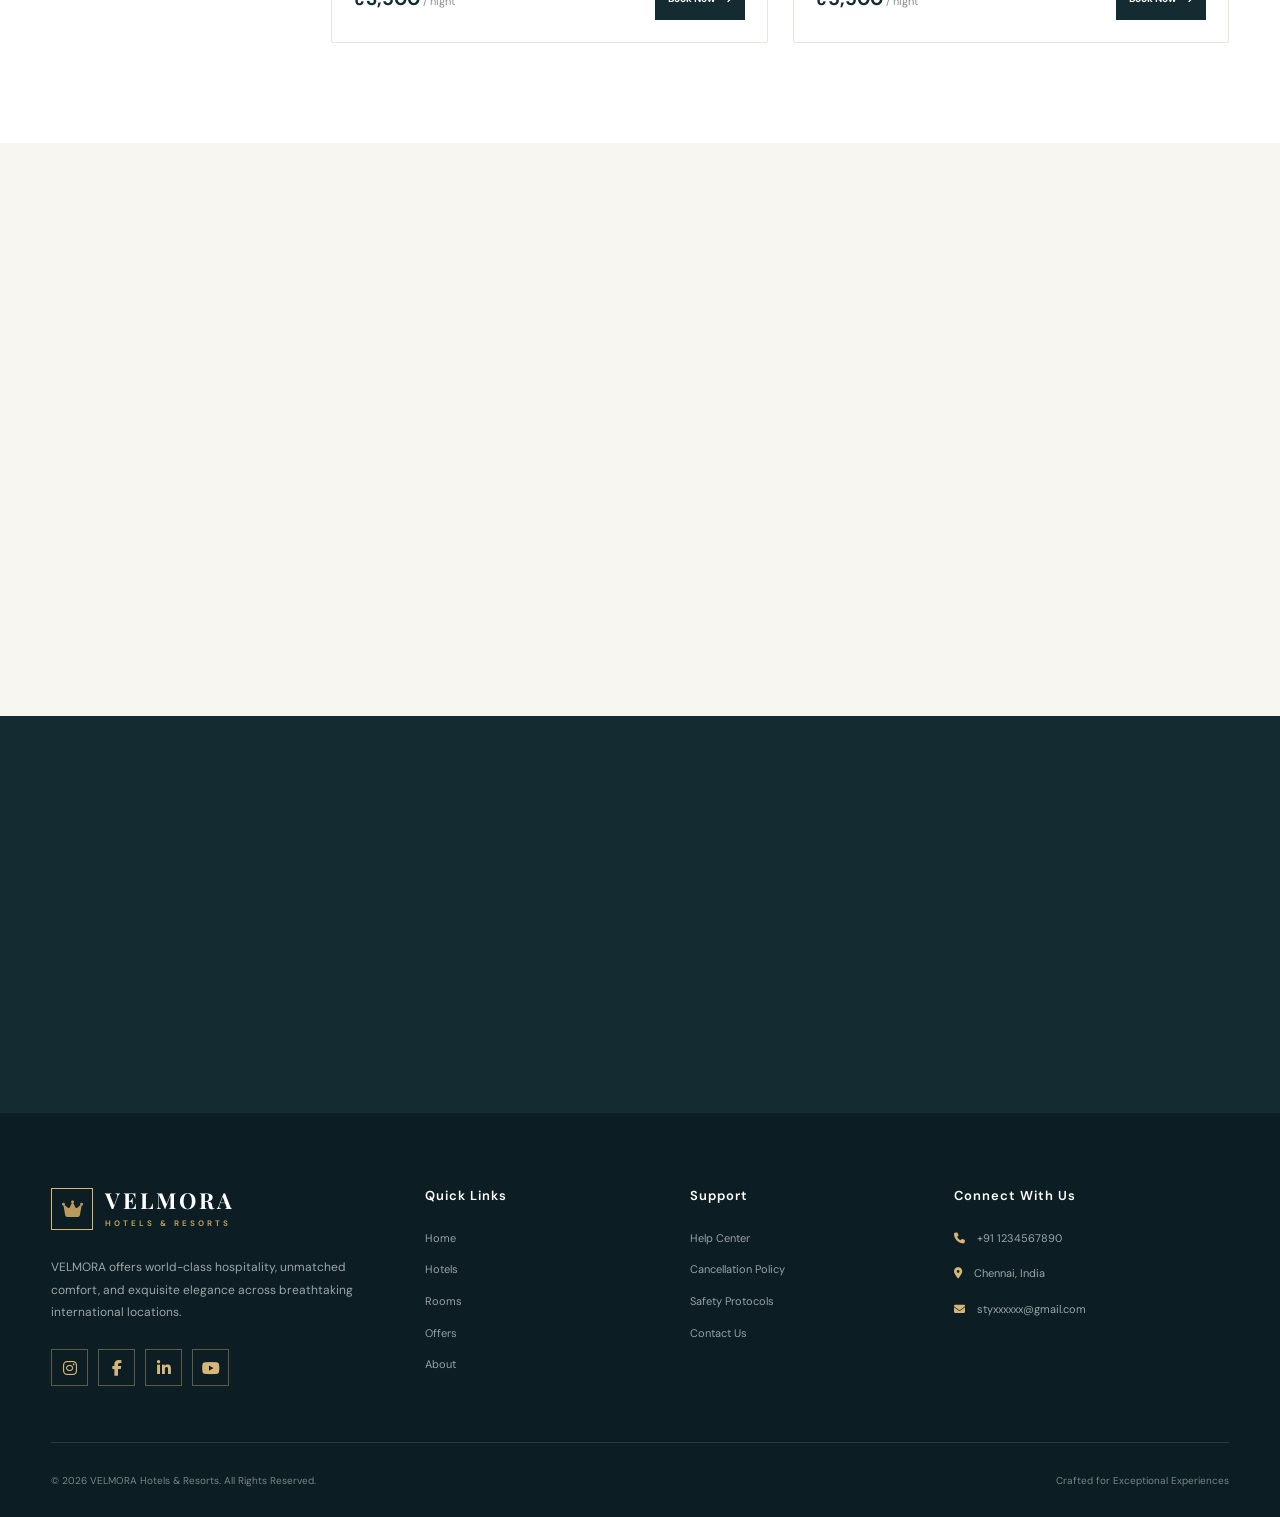
<file: booking.html>
<!DOCTYPE html>
<html lang="en">
<head>
    <meta charset="UTF-8">
    <meta name="viewport" content="width=device-width, initial-scale=1.0">

    <meta name="description" content="Reserve your luxury stay at VELMORA Hotels & Resorts. Explore our exclusive rooms and enjoy exceptional hospitality.">

    <meta name="theme-color" content="#142B32">

    <title>Book Your Stay | VELMORA Hotels & Resorts</title>

    <!-- Google Fonts -->
    <link rel="preconnect" href="https://fonts.googleapis.com">
    <link rel="preconnect" href="https://fonts.gstatic.com" crossorigin>

    <link href="https://fonts.googleapis.com/css2?family=DM+Sans:wght@400;500;600;700&family=Playfair+Display:wght@400;500;600;700&display=swap" rel="stylesheet">

    <!-- Font Awesome -->
    <link rel="stylesheet" href="https://cdnjs.cloudflare.com/ajax/libs/font-awesome/6.5.2/css/all.min.css">

    <!-- AOS Animation -->
    <link rel="stylesheet" href="https://unpkg.com/aos@2.3.1/dist/aos.css">

    <!-- Main CSS -->
    <link rel="stylesheet" href="css/style.css">

    <!-- Main JavaScript -->
    <script src="js/script.js" defer></script>
</head>

<body class="booking-page">


    <!-- PRELOADER -->
    <div class="preloader" id="preloader">

        <div class="preloader-content">

            <div class="preloader-orbit">
                <div class="preloader-ring"></div>
                <div class="preloader-ring-inner"></div>

                <div class="preloader-center">
                    <i class="fa-solid fa-crown"></i>
                </div>
            </div>

            <div class="preloader-brand">
                <h2>VELMORA</h2>
                <span>HOTELS & RESORTS</span>
            </div>

            <p class="preloader-loading-text" id="preloader-text">
                Preparing Your Experience
            </p>

            <div class="preloader-percentage" id="preloader-percent">
                0%
            </div>

            <div class="preloader-progress">
                <div class="preloader-progress-bar" id="preloader-progress"></div>
            </div>

            <p class="preloader-caption">
                THE ART OF EXCEPTIONAL HOSPITALITY
            </p>

        </div>

    </div>



    <!-- HEADER -->
    <header class="site-header" id="site-header">

        <div class="container header-container">

            <a href="index.html" class="brand-logo">

                <span class="brand-icon">
                    <i class="fa-solid fa-crown"></i>
                </span>

                <span class="brand-text">
                    <strong>VELMORA</strong>
                    <small>HOTELS & RESORTS</small>
                </span>

            </a>


            <button
                class="mobile-menu-toggle"
                id="mobile-menu-toggle"
                aria-label="Open Navigation"
                aria-expanded="false"
            >
                <span></span>
                <span></span>
                <span></span>
            </button>


            <nav class="nav-menu" id="nav-menu">

                <a href="index.html" class="nav-link">Home</a>

                <a href="hotels.html" class="nav-link">Hotels</a>

                <a href="rooms.html" class="nav-link">Rooms</a>

                <a href="offers.html" class="nav-link">Offers</a>

                <a href="about.html" class="nav-link">About</a>

                <a href="contact.html" class="nav-link">Contact</a>

                <a href="booking.html" class="nav-book-btn active">
                    Book Now
                    <i class="fa-solid fa-arrow-right"></i>
                </a>

            </nav>

        </div>

    </header>



    <main>


        <!-- BOOKING PAGE INTRO -->
        <section class="rooms-page-intro booking-page-intro">

            <div class="container">

                <div class="rooms-page-heading" data-aos="fade-up">

                    <span class="section-eyebrow">
                        LUXURY STAYS
                    </span>

                    <h1>
                        Exclusive Room
                        <span>Collection</span>
                    </h1>

                    <p>
                        Explore our premium accommodations,
                        thoughtfully designed for exceptional comfort.
                    </p>

                    <div class="heading-decoration">
                        <span></span>
                        <i class="fa-solid fa-crown"></i>
                        <span></span>
                    </div>

                </div>

            </div>

        </section>



        <!-- ROOM COLLECTION -->
        <section class="rooms-collection-section booking-room-collection">

            <div class="container">

                <div class="rooms-layout">


                    <!-- FILTER SIDEBAR -->
                    <aside class="rooms-filter-sidebar" data-aos="fade-right">

                        <div class="rooms-filter-heading">

                            <i class="fa-solid fa-sliders"></i>

                            <h3>Filter Rooms</h3>

                        </div>


                        <div class="rooms-filter-tabs">

                            <button
                                class="room-filter-btn active"
                                data-filter="all"
                                type="button"
                            >
                                <span>All Rooms</span>
                                <i class="fa-solid fa-arrow-right"></i>
                            </button>


                            <button
                                class="room-filter-btn"
                                data-filter="deluxe"
                                type="button"
                            >
                                <span>Deluxe</span>
                                <i class="fa-solid fa-arrow-right"></i>
                            </button>


                            <button
                                class="room-filter-btn"
                                data-filter="suite"
                                type="button"
                            >
                                <span>Suites</span>
                                <i class="fa-solid fa-arrow-right"></i>
                            </button>


                            <button
                                class="room-filter-btn"
                                data-filter="family"
                                type="button"
                            >
                                <span>Family</span>
                                <i class="fa-solid fa-arrow-right"></i>
                            </button>

                        </div>


                        <div class="booking-sidebar-note">

                            <i class="fa-solid fa-circle-info"></i>

                            <p>
                                Choose your preferred room
                                and reserve your experience.
                            </p>

                        </div>

                    </aside>



                    <!-- ROOM CARDS -->
                    <div class="rooms-main-content">

                        <div class="rooms-results-heading">

                            <div>
                                <span class="section-eyebrow">
                                    FIND YOUR PERFECT STAY
                                </span>

                                <h2>Our Signature Rooms</h2>
                            </div>

                            <span class="rooms-count" id="rooms-count">
                                4 Rooms
                            </span>

                        </div>



                        <div class="rooms-grid booking-rooms-grid" id="rooms-grid">


                            <!-- DELUXE ROOM -->
                            <article
                                class="room-card"
                                data-category="deluxe"
                                data-aos="fade-up"
                            >

                                <div class="room-card-image">

                                    <img
                                        src="img/antonio-araujo-ZyyobP6qcvY-unsplash.webp"
                                        alt="VELMORA Deluxe Room"
                                        loading="lazy"
                                    >

                                    <span class="room-card-price">
                                        ₹3,500 / Night
                                    </span>

                                    <button
                                        class="room-wishlist-btn"
                                        type="button"
                                        aria-label="Add Deluxe Room to wishlist"
                                    >
                                        <i class="fa-regular fa-heart"></i>
                                    </button>

                                </div>


                                <div class="room-card-content">

                                    <span class="room-category-label">
                                        DELUXE COLLECTION
                                    </span>

                                    <h3>Deluxe Room</h3>

                                    <p>
                                        A refined and elegant room
                                        featuring a plush king bed,
                                        city view, and modern
                                        marble bathroom.
                                    </p>


                                    <div class="room-card-details">

                                        <span>
                                            <i class="fa-solid fa-user-group"></i>
                                            2 Guests
                                        </span>

                                        <span>
                                            <i class="fa-solid fa-expand"></i>
                                            35 sqm
                                        </span>

                                    </div>


                                    <div class="room-card-footer">

                                        <span>
                                            <strong>₹3,500</strong>
                                            / night
                                        </span>

                                        <button
                                            class="room-book-btn"
                                            type="button"
                                            data-room="Deluxe Room"
                                            data-price="3500"
                                        >
                                            Book Now
                                            <i class="fa-solid fa-arrow-right"></i>
                                        </button>

                                    </div>

                                </div>

                            </article>



                            <!-- EXECUTIVE SUITE -->
                            <article
                                class="room-card"
                                data-category="suite"
                                data-aos="fade-up"
                                data-aos-delay="100"
                            >

                                <div class="room-card-image">

                                    <img
                                        src="img/bilderboken-rlwE8f8anOc-unsplash.webp"
                                        alt="VELMORA Executive Suite"
                                        loading="lazy"
                                    >

                                    <span class="room-card-price">
                                        ₹4,300 / Night
                                    </span>

                                    <button
                                        class="room-wishlist-btn"
                                        type="button"
                                        aria-label="Add Executive Suite to wishlist"
                                    >
                                        <i class="fa-regular fa-heart"></i>
                                    </button>

                                </div>


                                <div class="room-card-content">

                                    <span class="room-category-label">
                                        SIGNATURE SUITE
                                    </span>

                                    <h3>Executive Suite</h3>

                                    <p>
                                        Experience spacious luxury
                                        with a separate living area,
                                        premium furnishings, and
                                        personalised services.
                                    </p>


                                    <div class="room-card-details">

                                        <span>
                                            <i class="fa-solid fa-user-group"></i>
                                            2 Guests
                                        </span>

                                        <span>
                                            <i class="fa-solid fa-expand"></i>
                                            50 sqm
                                        </span>

                                    </div>


                                    <div class="room-card-footer">

                                        <span>
                                            <strong>₹4,300</strong>
                                            / night
                                        </span>

                                        <button
                                            class="room-book-btn"
                                            type="button"
                                            data-room="Executive Suite"
                                            data-price="4300"
                                        >
                                            Book Now
                                            <i class="fa-solid fa-arrow-right"></i>
                                        </button>

                                    </div>

                                </div>

                            </article>



                            <!-- KING DELUXE -->
                            <article
                                class="room-card"
                                data-category="deluxe"
                                data-aos="fade-up"
                                data-aos-delay="200"
                            >

                                <div class="room-card-image">

                                    <img
                                        src="img/camille-brodard-VxAwTeiqDao-unsplash.webp"
                                        alt="VELMORA King Deluxe Room"
                                        loading="lazy"
                                    >

                                    <span class="room-card-price">
                                        ₹3,500 / Night
                                    </span>

                                    <button
                                        class="room-wishlist-btn"
                                        type="button"
                                        aria-label="Add King Deluxe Room to wishlist"
                                    >
                                        <i class="fa-regular fa-heart"></i>
                                    </button>

                                </div>


                                <div class="room-card-content">

                                    <span class="room-category-label">
                                        PREMIUM COLLECTION
                                    </span>

                                    <h3>King Deluxe Room</h3>

                                    <p>
                                        Relax in an elegant room
                                        featuring a luxurious king
                                        bed, modern amenities, and
                                        beautifully designed interiors.
                                    </p>


                                    <div class="room-card-details">

                                        <span>
                                            <i class="fa-solid fa-user-group"></i>
                                            2 Guests
                                        </span>

                                        <span>
                                            <i class="fa-solid fa-expand"></i>
                                            40 sqm
                                        </span>

                                    </div>


                                    <div class="room-card-footer">

                                        <span>
                                            <strong>₹3,500</strong>
                                            / night
                                        </span>

                                        <button
                                            class="room-book-btn"
                                            type="button"
                                            data-room="King Deluxe Room"
                                            data-price="3500"
                                        >
                                            Book Now
                                            <i class="fa-solid fa-arrow-right"></i>
                                        </button>

                                    </div>

                                </div>

                            </article>



                            <!-- FAMILY ROOM -->
                            <article
                                class="room-card"
                                data-category="family"
                                data-aos="fade-up"
                                data-aos-delay="300"
                            >

                                <div class="room-card-image">

                                    <img
                                        src="img/ciudad-maderas-MXbM1NrRqtI-unsplash.webp"
                                        alt="VELMORA Family Room"
                                        loading="lazy"
                                    >

                                    <span class="room-card-price">
                                        ₹5,500 / Night
                                    </span>

                                    <button
                                        class="room-wishlist-btn"
                                        type="button"
                                        aria-label="Add Family Room to wishlist"
                                    >
                                        <i class="fa-regular fa-heart"></i>
                                    </button>

                                </div>


                                <div class="room-card-content">

                                    <span class="room-category-label">
                                        FAMILY COLLECTION
                                    </span>

                                    <h3>Family Room</h3>

                                    <p>
                                        Designed for families with
                                        two connected sleeping areas,
                                        comfortable interiors, and
                                        child-friendly comforts.
                                    </p>


                                    <div class="room-card-details">

                                        <span>
                                            <i class="fa-solid fa-user-group"></i>
                                            4 Guests
                                        </span>

                                        <span>
                                            <i class="fa-solid fa-expand"></i>
                                            65 sqm
                                        </span>

                                    </div>


                                    <div class="room-card-footer">

                                        <span>
                                            <strong>₹5,500</strong>
                                            / night
                                        </span>

                                        <button
                                            class="room-book-btn"
                                            type="button"
                                            data-room="Family Room"
                                            data-price="5500"
                                        >
                                            Book Now
                                            <i class="fa-solid fa-arrow-right"></i>
                                        </button>

                                    </div>

                                </div>

                            </article>


                        </div>



                        <div class="rooms-empty-state" id="rooms-empty-state">

                            <i class="fa-solid fa-bed"></i>

                            <h3>No Rooms Found</h3>

                            <p>
                                Please select another room category.
                            </p>

                        </div>


                    </div>

                </div>

            </div>

        </section>



        <!-- BOOKING BENEFITS -->
        <section class="booking-benefits-section section-padding">

            <div class="container">

                <div class="section-heading text-center" data-aos="fade-up">

                    <span class="section-eyebrow">
                        THE VELMORA PROMISE
                    </span>

                    <h2>
                        A Stay Beyond
                        <span>Expectations</span>
                    </h2>

                    <p>
                        Every reservation comes with thoughtful
                        comforts and exceptional attention.
                    </p>

                </div>


                <div class="booking-benefits-grid">


                    <div class="booking-benefit-card" data-aos="fade-up">

                        <i class="fa-solid fa-shield-halved"></i>

                        <h3>Secure Booking</h3>

                        <p>
                            A simple and secure reservation experience.
                        </p>

                    </div>


                    <div class="booking-benefit-card" data-aos="fade-up" data-aos-delay="100">

                        <i class="fa-solid fa-concierge-bell"></i>

                        <h3>Personalised Service</h3>

                        <p>
                            Thoughtful service designed around your stay.
                        </p>

                    </div>


                    <div class="booking-benefit-card" data-aos="fade-up" data-aos-delay="200">

                        <i class="fa-solid fa-clock"></i>

                        <h3>24/7 Assistance</h3>

                        <p>
                            Our hospitality team is ready to assist you.
                        </p>

                    </div>


                </div>

            </div>

        </section>



        <!-- BOOKING CTA -->
        <section class="rooms-booking-cta">

            <div class="container">

                <div class="rooms-booking-cta-content" data-aos="zoom-in">

                    <span class="section-eyebrow">
                        YOUR JOURNEY STARTS HERE
                    </span>

                    <h2>
                        Your Perfect Stay
                        <span>Awaits You</span>
                    </h2>

                    <p>
                        Choose your favourite room and experience
                        the art of exceptional hospitality.
                    </p>

                    <a href="contact.html" class="btn btn-primary">
                        Need Assistance?
                        <i class="fa-solid fa-arrow-right"></i>
                    </a>

                </div>

            </div>

        </section>


    </main>



    <!-- RESERVATION MODAL -->
    <div
        class="room-reservation-modal"
        id="room-reservation-modal"
        aria-hidden="true"
    >

        <div
            class="room-modal-backdrop"
            data-close-modal
        ></div>


        <div
            class="room-modal-content"
            role="dialog"
            aria-modal="true"
            aria-labelledby="room-modal-title"
        >

            <button
                class="room-modal-close"
                id="room-modal-close"
                type="button"
                aria-label="Close Reservation Form"
            >
                <i class="fa-solid fa-xmark"></i>
            </button>


            <div class="room-modal-heading">

                <span class="section-eyebrow">
                    YOUR VELMORA EXPERIENCE
                </span>

                <h2 id="room-modal-title">
                    Reserve
                    <span id="selected-room-name">Executive Suite</span>
                </h2>

                <p class="room-modal-price">
                    <strong id="selected-room-price">₹4,300</strong>
                    <span>per night · VELMORA Hospitality</span>
                </p>

            </div>



            <form id="room-reservation-form" novalidate>

                <input
                    type="hidden"
                    id="selected-room"
                    name="room"
                    value="Executive Suite"
                >

                <input
                    type="hidden"
                    id="selected-price"
                    name="price"
                    value="4300"
                >


                <!-- GUEST NAME -->
                <div class="form-group">

                    <label for="reservation-name">
                        Your Full Name
                    </label>

                    <input
                        type="text"
                        id="reservation-name"
                        name="guestName"
                        placeholder="e.g. Rohan"
                        autocomplete="name"
                        required
                        minlength="3"
                    >

                </div>



                <!-- CHECK IN / CHECK OUT -->
                <div class="booking-date-grid">


                    <div class="form-group">

                        <label for="reservation-checkin">
                            <i class="fa-regular fa-calendar"></i>
                            CHECK-IN
                        </label>

                        <input
                            type="date"
                            id="reservation-checkin"
                            name="checkin"
                            required
                        >

                    </div>


                    <div class="form-group">

                        <label for="reservation-checkout">
                            <i class="fa-regular fa-calendar"></i>
                            CHECK-OUT
                        </label>

                        <input
                            type="date"
                            id="reservation-checkout"
                            name="checkout"
                            required
                        >

                    </div>


                </div>



                <!-- GUEST COUNT -->
                <div class="form-group">

                    <label for="reservation-guests">
                        Number of Guests
                    </label>

                    <select
                        id="reservation-guests"
                        name="guests"
                        required
                    >
                        <option value="1">1 Guest</option>
                        <option value="2" selected>2 Guests</option>
                        <option value="3">3 Guests</option>
                        <option value="4">4 Guests</option>
                        <option value="5">5 Guests</option>
                        <option value="6">6 Guests</option>
                    </select>

                </div>



                <!-- SPECIAL REQUESTS -->
                <div class="form-group">

                    <label for="reservation-requests">
                        Special Requests or Butler Note
                    </label>

                    <textarea
                        id="reservation-requests"
                        name="requests"
                        rows="4"
                        placeholder="Tell us about any special arrangements you would like..."
                    ></textarea>

                </div>



                <!-- SUBMIT -->
                <button
                    type="submit"
                    class="room-reservation-submit"
                >

                    Confirm & Secure Reservation

                    <i class="fa-solid fa-arrow-right"></i>

                </button>


                <div
                    class="room-reservation-status"
                    id="room-reservation-status"
                    role="status"
                    aria-live="polite"
                ></div>


                <p class="booking-form-note">
                    <i class="fa-solid fa-lock"></i>
                    Your information is handled with care.
                </p>

            </form>

        </div>

    </div>



    <!-- FOOTER -->
    <footer class="site-footer">

        <div class="container">

            <div class="footer-main">


                <div class="footer-brand">

                    <a href="index.html" class="brand-logo footer-logo">

                        <span class="brand-icon">
                            <i class="fa-solid fa-crown"></i>
                        </span>

                        <span class="brand-text">
                            <strong>VELMORA</strong>
                            <small>HOTELS & RESORTS</small>
                        </span>

                    </a>


                    <p>
                        VELMORA offers world-class hospitality,
                        unmatched comfort, and exquisite elegance
                        across breathtaking international locations.
                    </p>


                    <div class="footer-socials">

                        <a href="#" aria-label="Instagram">
                            <i class="fa-brands fa-instagram"></i>
                        </a>

                        <a href="#" aria-label="Facebook">
                            <i class="fa-brands fa-facebook-f"></i>
                        </a>

                        <a href="#" aria-label="LinkedIn">
                            <i class="fa-brands fa-linkedin-in"></i>
                        </a>

                        <a href="#" aria-label="YouTube">
                            <i class="fa-brands fa-youtube"></i>
                        </a>

                    </div>

                </div>



                <div class="footer-column">

                    <h3>Quick Links</h3>

                    <a href="index.html">Home</a>
                    <a href="hotels.html">Hotels</a>
                    <a href="rooms.html">Rooms</a>
                    <a href="offers.html">Offers</a>
                    <a href="about.html">About</a>

                </div>



                <div class="footer-column">

                    <h3>Support</h3>

                    <a href="contact.html">Help Center</a>
                    <a href="contact.html">Cancellation Policy</a>
                    <a href="contact.html">Safety Protocols</a>
                    <a href="contact.html">Contact Us</a>

                </div>



                <div class="footer-column footer-contact">

                    <h3>Connect With Us</h3>

                    <p>
                        <i class="fa-solid fa-phone"></i>
                        <a href="tel:+911234567890">
                            +91 1234567890
                        </a>
                    </p>

                    <p>
                        <i class="fa-solid fa-location-dot"></i>
                        Chennai, India
                    </p>

                    <p>
                        <i class="fa-solid fa-envelope"></i>
                        <a href="mailto:styxxxxxx@gmail.com">
                            styxxxxxx@gmail.com
                        </a>
                    </p>

                </div>


            </div>



            <div class="footer-bottom">

                <p>
                    © 2026 VELMORA Hotels & Resorts.
                    All Rights Reserved.
                </p>

                <span>
                    Crafted for Exceptional Experiences
                </span>

            </div>

        </div>

    </footer>



    <!-- BACK TO TOP -->
    <button
        class="back-to-top"
        id="back-to-top"
        aria-label="Back to top"
    >
        <i class="fa-solid fa-arrow-up"></i>
    </button>


    <!-- TOAST -->
    <div class="toast-message" id="toast-message" role="status"></div>


    <!-- AOS SCRIPT -->
    <script src="https://unpkg.com/aos@2.3.1/dist/aos.js"></script>

</body>
</html>
</file>
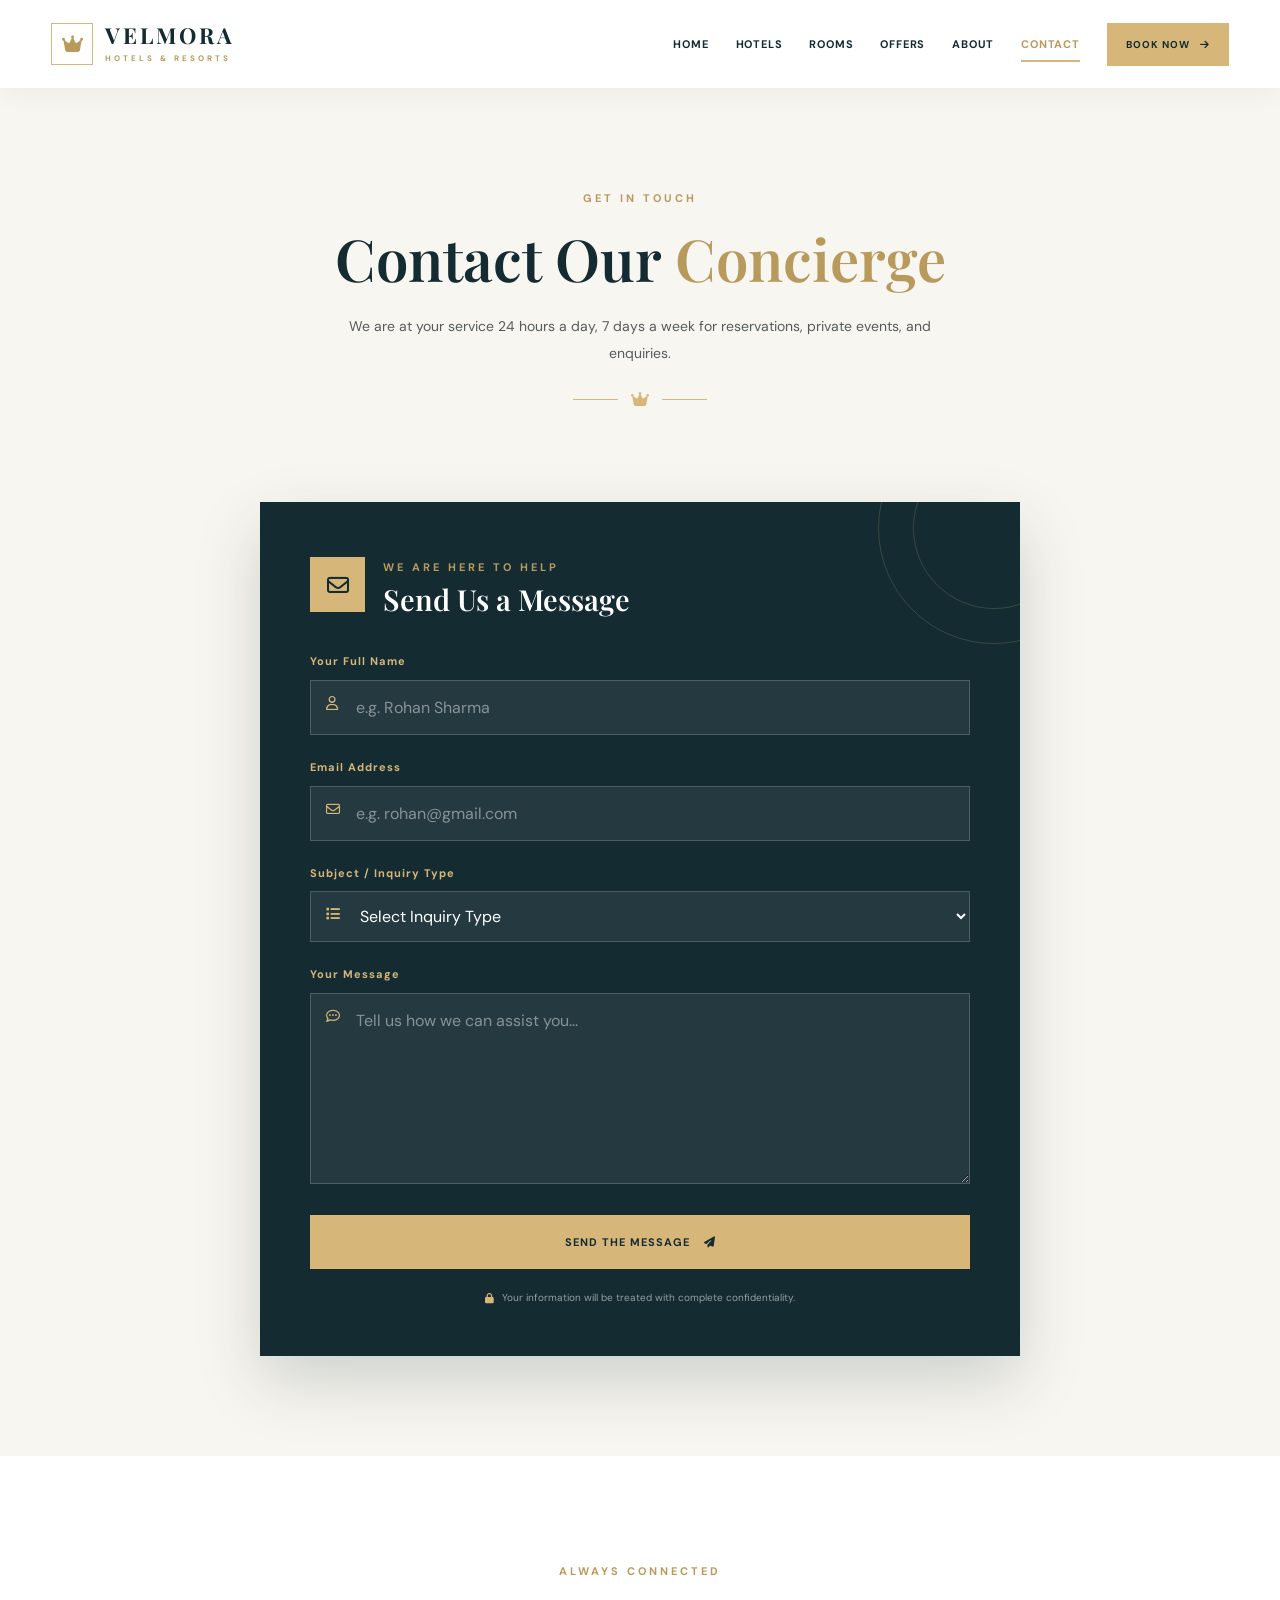
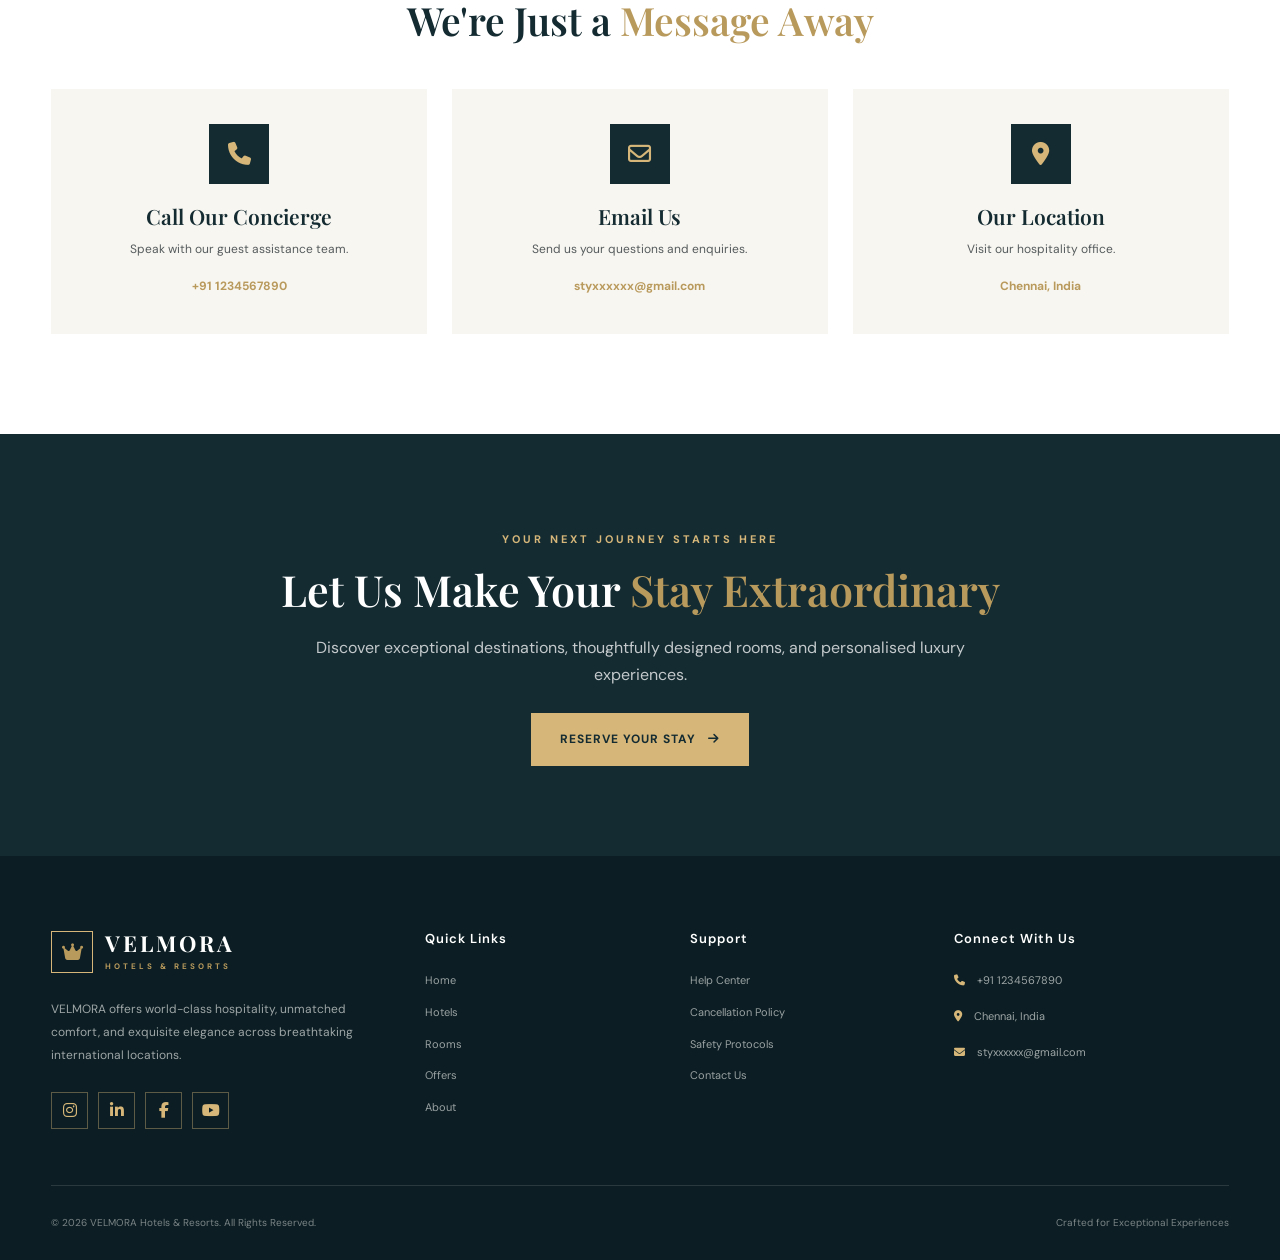
<file: contact.html>
<!DOCTYPE html>
<html lang="en">
<head>
    <meta charset="UTF-8">
    <meta name="viewport" content="width=device-width, initial-scale=1.0">

    <meta name="description" content="Contact VELMORA Hotels & Resorts for reservations, private events, guest assistance and luxury hospitality enquiries.">

    <meta name="theme-color" content="#142B32">

    <title>Contact Us | VELMORA Hotels & Resorts</title>

    <!-- GOOGLE FONTS -->
    <link rel="preconnect" href="https://fonts.googleapis.com">
    <link rel="preconnect" href="https://fonts.gstatic.com" crossorigin>

    <link href="https://fonts.googleapis.com/css2?family=DM+Sans:wght@400;500;600;700&family=Playfair+Display:wght@400;500;600;700&display=swap" rel="stylesheet">

    <!-- FONT AWESOME -->
    <link rel="stylesheet" href="https://cdnjs.cloudflare.com/ajax/libs/font-awesome/6.5.2/css/all.min.css">

    <!-- AOS ANIMATION -->
    <link rel="stylesheet" href="https://unpkg.com/aos@2.3.1/dist/aos.css">

    <!-- MAIN CSS -->
    <link rel="stylesheet" href="css/style.css">

    <!-- MAIN JAVASCRIPT -->
    <script src="js/script.js" defer></script>
</head>


<body class="contact-page">


    <!-- PRELOADER -->
    <div class="preloader" id="preloader">

        <div class="preloader-content">

            <div class="preloader-orbit">

                <div class="preloader-ring"></div>

                <div class="preloader-ring-inner"></div>

                <div class="preloader-center">
                    <i class="fa-solid fa-crown"></i>
                </div>

            </div>


            <div class="preloader-brand">

                <h2>VELMORA</h2>

                <span>HOTELS & RESORTS</span>

            </div>


            <p class="preloader-loading-text" id="preloader-text">
                Preparing Your Experience
            </p>


            <div class="preloader-percentage" id="preloader-percent">
                0%
            </div>


            <div class="preloader-progress">

                <div
                    class="preloader-progress-bar"
                    id="preloader-progress"
                ></div>

            </div>


            <p class="preloader-caption">
                THE ART OF EXCEPTIONAL HOSPITALITY
            </p>

        </div>

    </div>



    <!-- HEADER -->
    <header class="site-header" id="site-header">

        <div class="container header-container">


            <!-- BRAND LOGO -->
            <a href="index.html" class="brand-logo">

                <span class="brand-icon">
                    <i class="fa-solid fa-crown"></i>
                </span>


                <span class="brand-text">

                    <strong>VELMORA</strong>

                    <small>HOTELS & RESORTS</small>

                </span>

            </a>



            <!-- MOBILE MENU BUTTON -->
            <button
                class="mobile-menu-toggle"
                id="mobile-menu-toggle"
                aria-label="Open Navigation"
                aria-expanded="false"
            >

                <span></span>
                <span></span>
                <span></span>

            </button>



            <!-- NAVIGATION -->
            <nav class="nav-menu" id="nav-menu">

                <a href="index.html" class="nav-link">
                    Home
                </a>

                <a href="hotels.html" class="nav-link">
                    Hotels
                </a>

                <a href="rooms.html" class="nav-link">
                    Rooms
                </a>

                <a href="offers.html" class="nav-link">
                    Offers
                </a>

                <a href="about.html" class="nav-link">
                    About
                </a>

                <a href="contact.html" class="nav-link active">
                    Contact
                </a>

                <a href="booking.html" class="nav-book-btn">

                    Book Now

                    <i class="fa-solid fa-arrow-right"></i>

                </a>

            </nav>

        </div>

    </header>



    <!-- MAIN CONTENT -->
    <main>


        <!-- CONTACT INTRO -->
        <section class="contact-intro-section">

            <div class="container">

                <div
                    class="contact-page-heading"
                    data-aos="fade-up"
                >

                    <span class="section-eyebrow">
                        GET IN TOUCH
                    </span>


                    <h1>
                        Contact Our
                        <span>Concierge</span>
                    </h1>


                    <p>
                        We are at your service 24 hours a day,
                        7 days a week for reservations, private
                        events, and enquiries.
                    </p>


                    <div class="heading-decoration">

                        <span></span>

                        <i class="fa-solid fa-crown"></i>

                        <span></span>

                    </div>

                </div>

            </div>

        </section>



        <!-- CONTACT FORM SECTION -->
        <section class="contact-form-section">

            <div class="container">

                <div
                    class="contact-form-wrapper"
                    data-aos="fade-up"
                    data-aos-delay="100"
                >


                    <!-- FORM HEADING -->
                    <div class="contact-form-heading">

                        <span class="contact-form-icon">
                            <i class="fa-regular fa-envelope"></i>
                        </span>


                        <div>

                            <span class="section-eyebrow">
                                WE ARE HERE TO HELP
                            </span>

                            <h2>
                                Send Us a Message
                            </h2>

                        </div>

                    </div>



                    <!-- CONTACT FORM -->
                    <form
                        class="contact-form"
                        id="contact-form"
                        novalidate
                    >


                        <!-- FULL NAME -->
                        <div class="form-group">

                            <label for="contact-name">
                                Your Full Name
                            </label>

                            <div class="contact-input-wrapper">

                                <i class="fa-regular fa-user"></i>

                                <input
                                    type="text"
                                    id="contact-name"
                                    name="name"
                                    placeholder="e.g. Rohan Sharma"
                                    autocomplete="name"
                                    required
                                    minlength="2"
                                >

                            </div>

                        </div>



                        <!-- EMAIL -->
                        <div class="form-group">

                            <label for="contact-email">
                                Email Address
                            </label>

                            <div class="contact-input-wrapper">

                                <i class="fa-regular fa-envelope"></i>

                                <input
                                    type="email"
                                    id="contact-email"
                                    name="email"
                                    placeholder="e.g. rohan@gmail.com"
                                    autocomplete="email"
                                    required
                                >

                            </div>

                        </div>



                        <!-- INQUIRY TYPE -->
                        <div class="form-group">

                            <label for="contact-subject">
                                Subject / Inquiry Type
                            </label>

                            <div class="contact-input-wrapper">

                                <i class="fa-solid fa-list"></i>

                                <select
                                    id="contact-subject"
                                    name="subject"
                                    required
                                >

                                    <option value="" selected disabled>
                                        Select Inquiry Type
                                    </option>

                                    <option value="Room Reservations">
                                        Room Reservations
                                    </option>

                                    <option value="Hotel Information">
                                        Hotel Information
                                    </option>

                                    <option value="Special Offers">
                                        Special Offers
                                    </option>

                                    <option value="Private Events">
                                        Private Events
                                    </option>

                                    <option value="Dining Reservations">
                                        Dining Reservations
                                    </option>

                                    <option value="Guest Assistance">
                                        Guest Assistance
                                    </option>

                                    <option value="Other Enquiries">
                                        Other Enquiries
                                    </option>

                                </select>

                            </div>

                        </div>



                        <!-- MESSAGE -->
                        <div class="form-group">

                            <label for="contact-message">
                                Your Message
                            </label>

                            <div class="contact-input-wrapper textarea-wrapper">

                                <i class="fa-regular fa-comment-dots"></i>

                                <textarea
                                    id="contact-message"
                                    name="message"
                                    rows="6"
                                    placeholder="Tell us how we can assist you..."
                                    required
                                    minlength="10"
                                ></textarea>

                            </div>

                        </div>



                        <!-- SUBMIT BUTTON -->
                        <button
                            type="submit"
                            class="contact-submit-btn"
                        >

                            <span>Send The Message</span>

                            <i class="fa-solid fa-paper-plane"></i>

                        </button>


                        <!-- FORM STATUS -->
                        <div
                            class="contact-form-status"
                            id="contact-form-status"
                            role="status"
                            aria-live="polite"
                        ></div>


                        <p class="contact-form-note">

                            <i class="fa-solid fa-lock"></i>

                            Your information will be treated
                            with complete confidentiality.

                        </p>


                    </form>

                </div>

            </div>

        </section>



        <!-- CONTACT INFORMATION -->
        <section class="contact-information-section">

            <div class="container">

                <div
                    class="contact-information-heading"
                    data-aos="fade-up"
                >

                    <span class="section-eyebrow">
                        ALWAYS CONNECTED
                    </span>

                    <h2>
                        We're Just a
                        <span>Message Away</span>
                    </h2>

                </div>



                <div class="contact-information-grid">


                    <!-- PHONE -->
                    <div
                        class="contact-information-card"
                        data-aos="fade-up"
                    >

                        <div class="contact-information-icon">

                            <i class="fa-solid fa-phone"></i>

                        </div>

                        <h3>Call Our Concierge</h3>

                        <p>
                            Speak with our guest assistance team.
                        </p>

                        <a href="tel:+911234567890">
                            +91 1234567890
                        </a>

                    </div>



                    <!-- EMAIL -->
                    <div
                        class="contact-information-card"
                        data-aos="fade-up"
                        data-aos-delay="120"
                    >

                        <div class="contact-information-icon">

                            <i class="fa-regular fa-envelope"></i>

                        </div>

                        <h3>Email Us</h3>

                        <p>
                            Send us your questions and enquiries.
                        </p>

                        <a href="mailto:styxxxxxx@gmail.com">
                            styxxxxxx@gmail.com
                        </a>

                    </div>



                    <!-- LOCATION -->
                    <div
                        class="contact-information-card"
                        data-aos="fade-up"
                        data-aos-delay="240"
                    >

                        <div class="contact-information-icon">

                            <i class="fa-solid fa-location-dot"></i>

                        </div>

                        <h3>Our Location</h3>

                        <p>
                            Visit our hospitality office.
                        </p>

                        <span>
                            Chennai, India
                        </span>

                    </div>


                </div>

            </div>

        </section>



        <!-- CONTACT CTA -->
        <section class="contact-cta-section">

            <div class="container">

                <div
                    class="contact-cta-content"
                    data-aos="zoom-in"
                >

                    <span class="section-eyebrow">
                        YOUR NEXT JOURNEY STARTS HERE
                    </span>

                    <h2>
                        Let Us Make Your
                        <span>Stay Extraordinary</span>
                    </h2>

                    <p>
                        Discover exceptional destinations,
                        thoughtfully designed rooms, and
                        personalised luxury experiences.
                    </p>


                    <a href="booking.html" class="btn btn-primary">

                        Reserve Your Stay

                        <i class="fa-solid fa-arrow-right"></i>

                    </a>

                </div>

            </div>

        </section>


    </main>



    <!-- FOOTER -->
    <footer class="site-footer">

        <div class="container">

            <div class="footer-main">


                <!-- FOOTER BRAND -->
                <div class="footer-brand">

                    <a href="index.html" class="brand-logo footer-logo">

                        <span class="brand-icon">
                            <i class="fa-solid fa-crown"></i>
                        </span>

                        <span class="brand-text">

                            <strong>VELMORA</strong>

                            <small>HOTELS & RESORTS</small>

                        </span>

                    </a>


                    <p>
                        VELMORA offers world-class hospitality,
                        unmatched comfort, and exquisite elegance
                        across breathtaking international locations.
                    </p>


                    <div class="footer-socials">

                        <a href="#" aria-label="Instagram">
                            <i class="fa-brands fa-instagram"></i>
                        </a>

                        <a href="#" aria-label="LinkedIn">
                            <i class="fa-brands fa-linkedin-in"></i>
                        </a>

                        <a href="#" aria-label="Facebook">
                            <i class="fa-brands fa-facebook-f"></i>
                        </a>

                        <a href="#" aria-label="YouTube">
                            <i class="fa-brands fa-youtube"></i>
                        </a>

                    </div>

                </div>



                <!-- QUICK LINKS -->
                <div class="footer-column">

                    <h3>Quick Links</h3>

                    <a href="index.html">Home</a>

                    <a href="hotels.html">Hotels</a>

                    <a href="rooms.html">Rooms</a>

                    <a href="offers.html">Offers</a>

                    <a href="about.html">About</a>

                </div>



                <!-- SUPPORT -->
                <div class="footer-column">

                    <h3>Support</h3>

                    <a href="contact.html">Help Center</a>

                    <a href="contact.html">Cancellation Policy</a>

                    <a href="contact.html">Safety Protocols</a>

                    <a href="contact.html">Contact Us</a>

                </div>



                <!-- CONTACT DETAILS -->
                <div class="footer-column footer-contact">

                    <h3>Connect With Us</h3>


                    <p>

                        <i class="fa-solid fa-phone"></i>

                        <a href="tel:+911234567890">
                            +91 1234567890
                        </a>

                    </p>


                    <p>

                        <i class="fa-solid fa-location-dot"></i>

                        Chennai, India

                    </p>


                    <p>

                        <i class="fa-solid fa-envelope"></i>

                        <a href="mailto:styxxxxxx@gmail.com">
                            styxxxxxx@gmail.com
                        </a>

                    </p>

                </div>


            </div>



            <!-- FOOTER BOTTOM -->
            <div class="footer-bottom">

                <p>
                    © 2026 VELMORA Hotels & Resorts.
                    All Rights Reserved.
                </p>

                <span>
                    Crafted for Exceptional Experiences
                </span>

            </div>

        </div>

    </footer>



    <!-- BACK TO TOP -->
    <button
        class="back-to-top"
        id="back-to-top"
        aria-label="Back to top"
    >

        <i class="fa-solid fa-arrow-up"></i>

    </button>



    <!-- TOAST MESSAGE -->
    <div
        class="toast-message"
        id="toast-message"
        role="status"
        aria-live="polite"
    ></div>



    <!-- AOS SCRIPT -->
    <script src="https://unpkg.com/aos@2.3.1/dist/aos.js"></script>


</body>
</html>
</file>
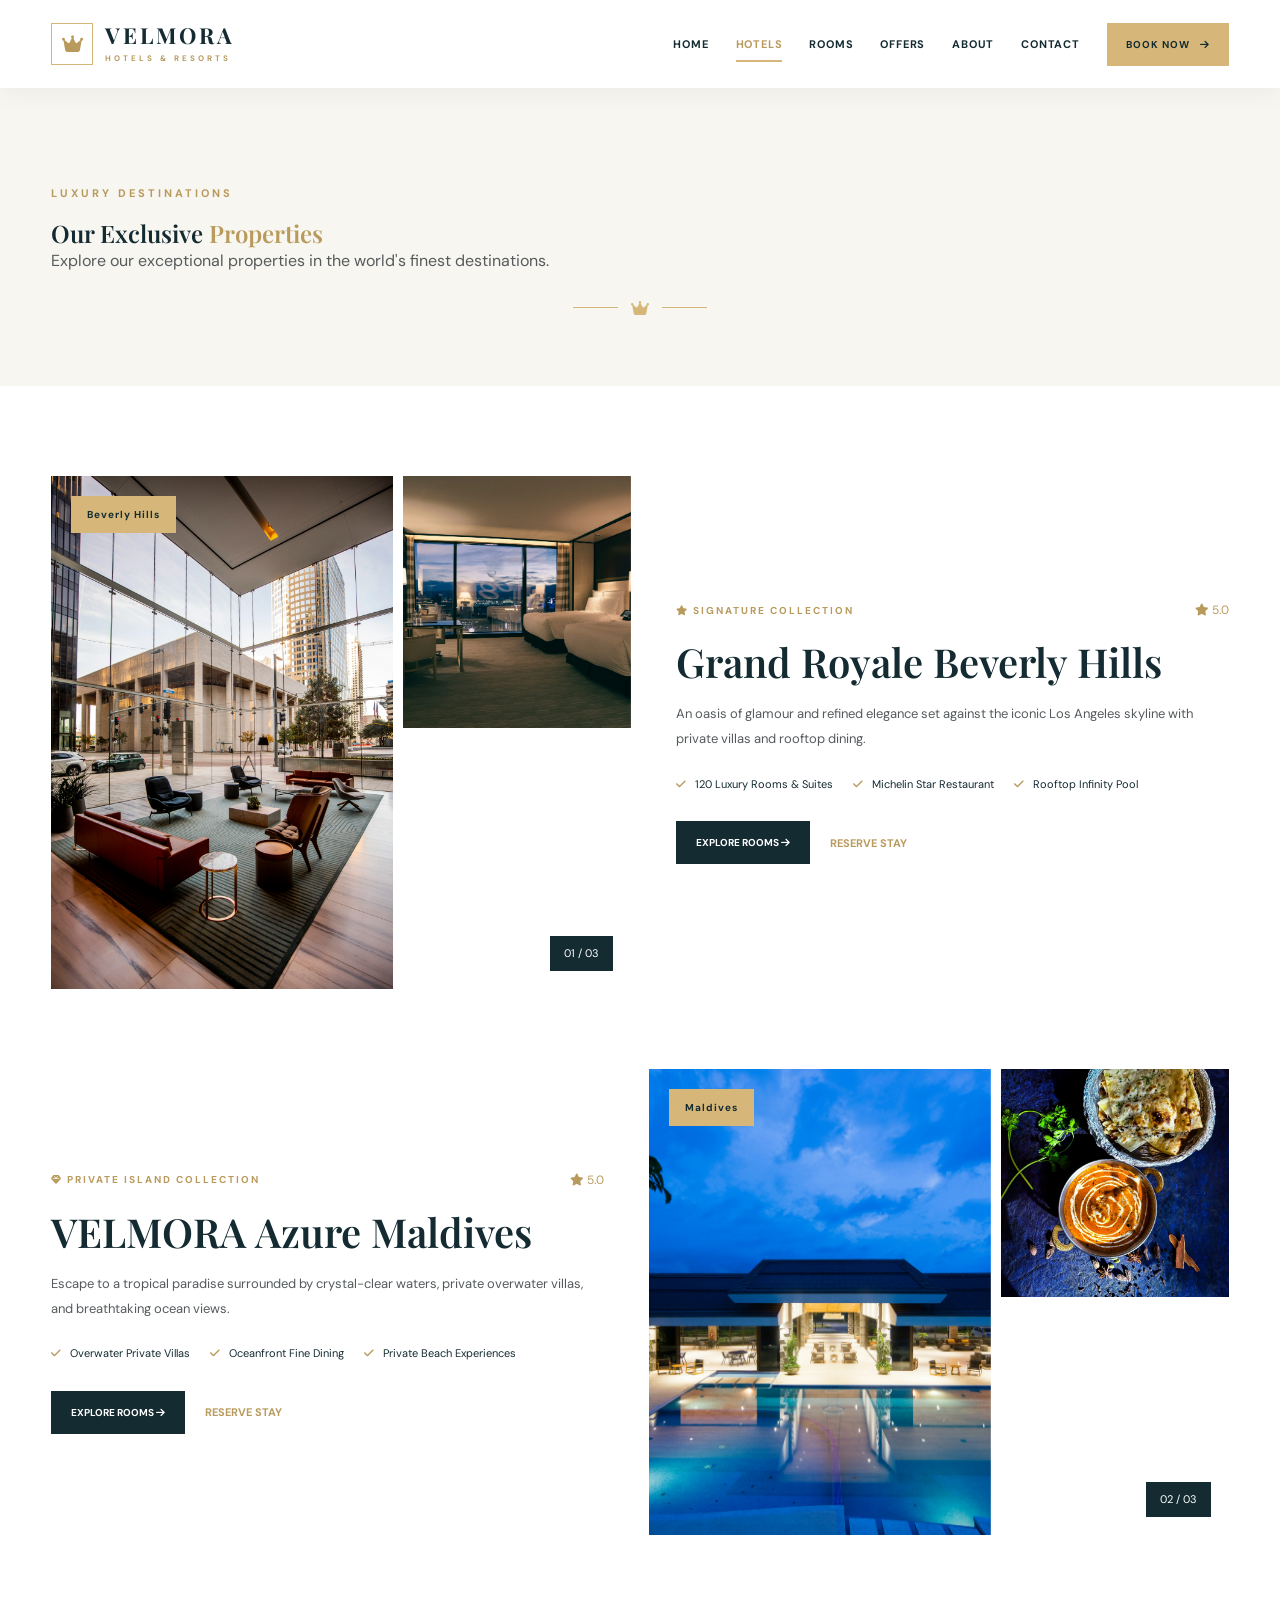
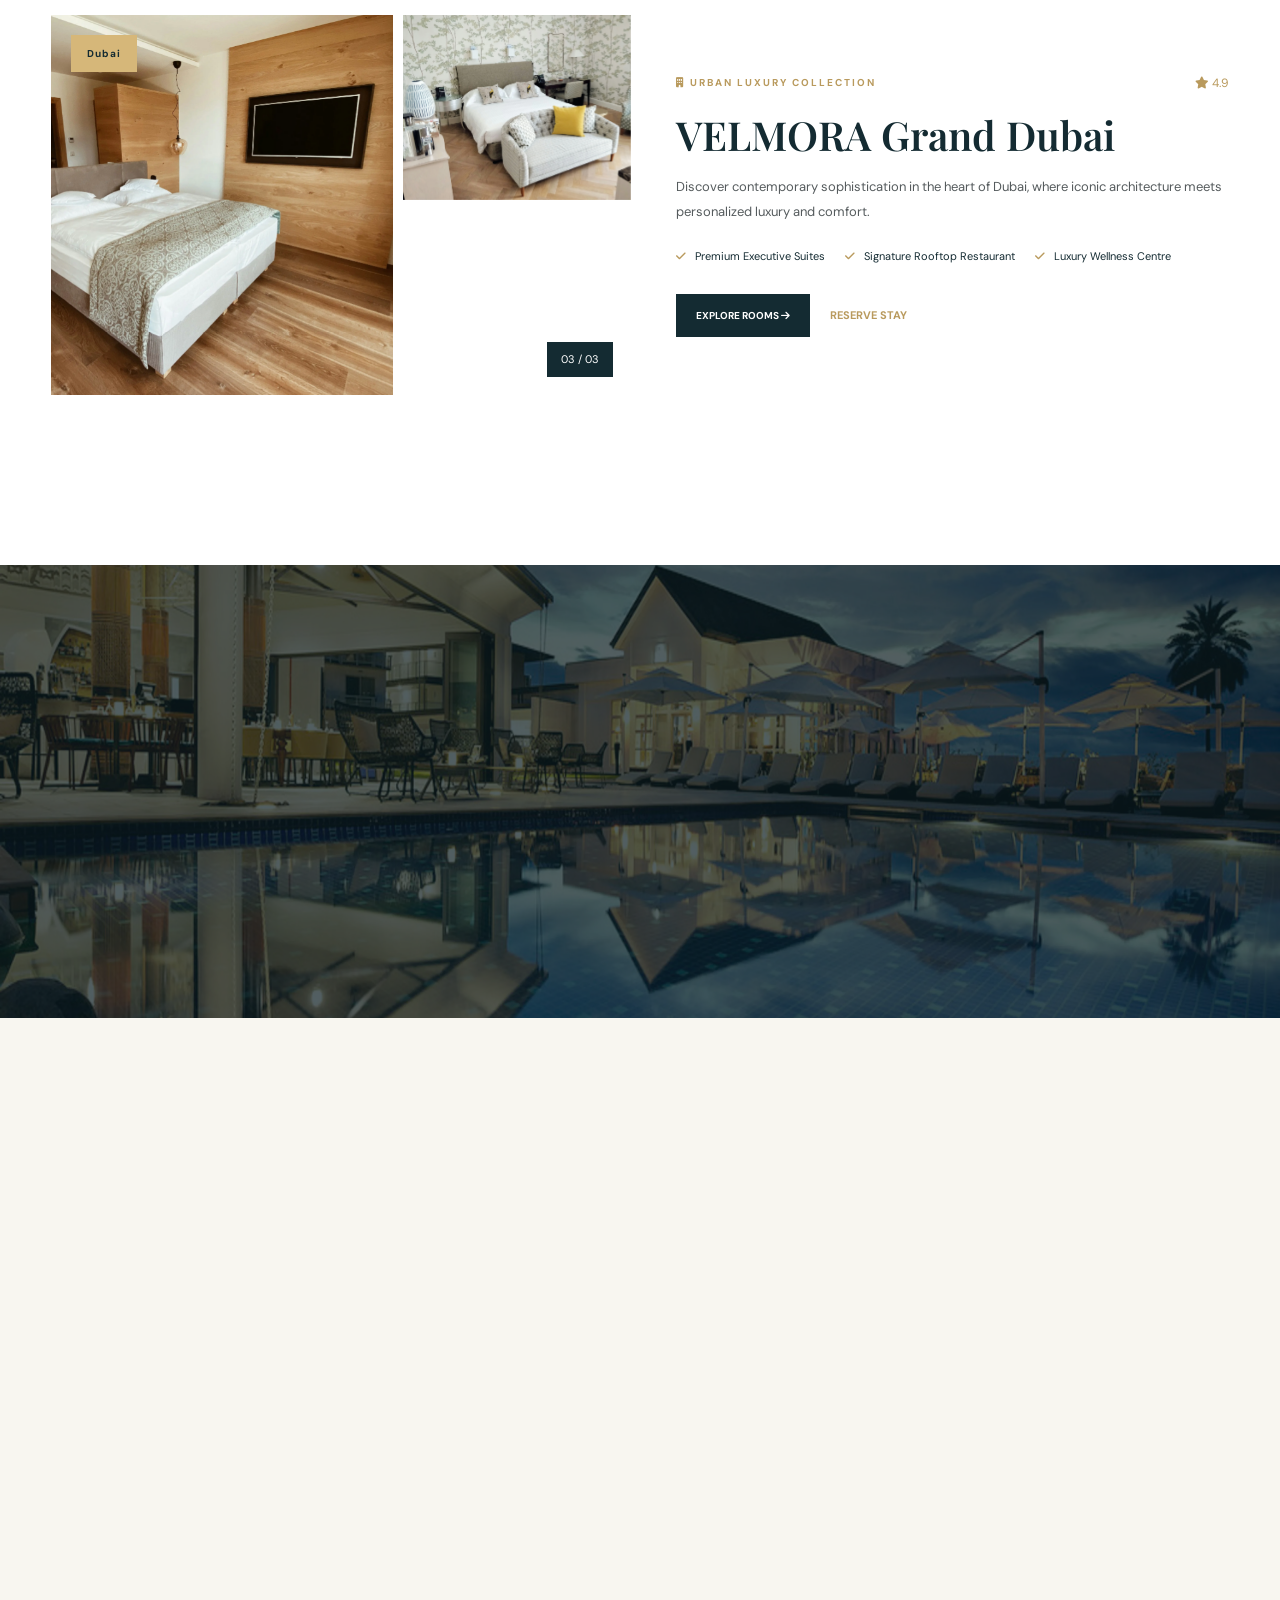
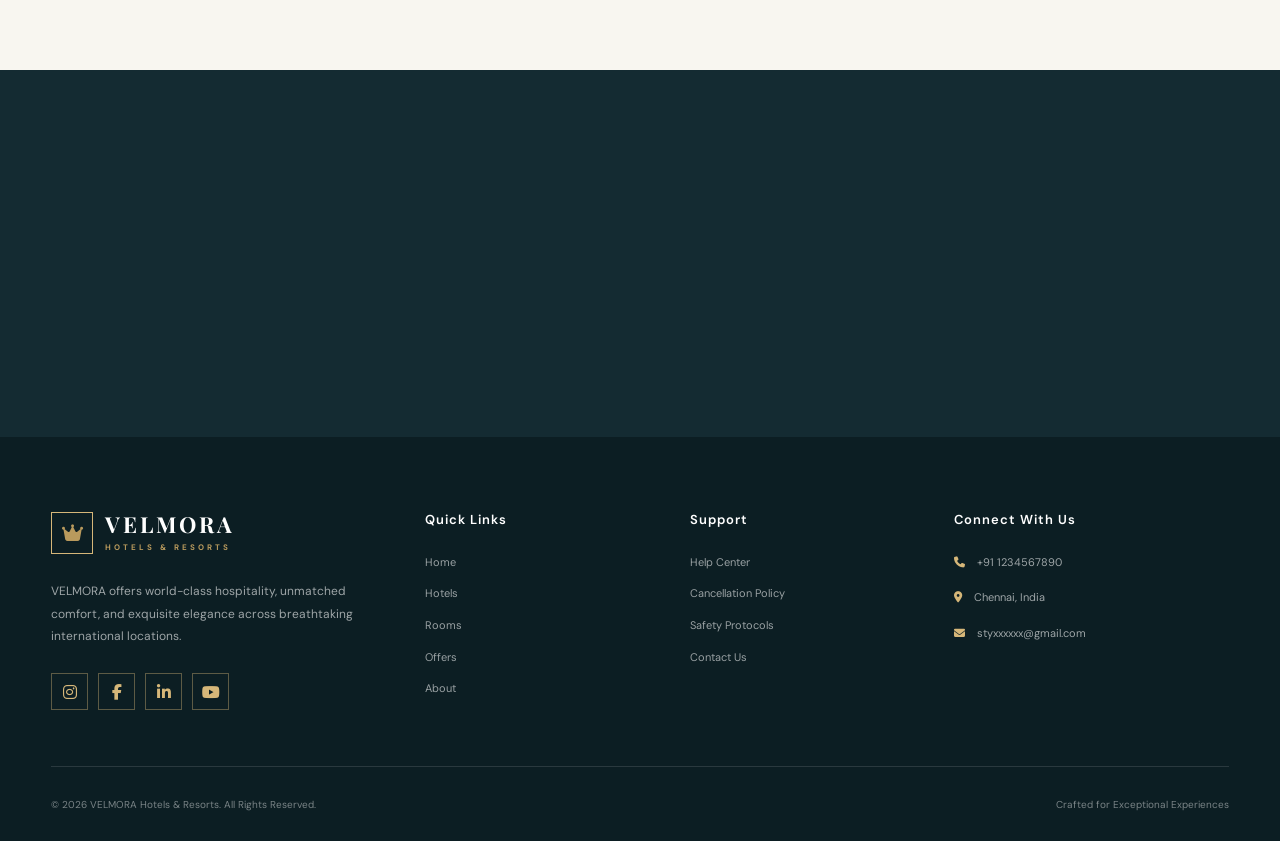
<file: hotels.html>
<!DOCTYPE html>
<html lang="en">
<head>
    <meta charset="UTF-8">
    <meta name="viewport" content="width=device-width, initial-scale=1.0">

    <meta name="description" content="Explore the exclusive VELMORA luxury hotel destinations and discover exceptional hospitality around the world.">

    <meta name="theme-color" content="#142B32">

    <title>Our Hotels | VELMORA Hotels & Resorts</title>

    <!-- Google Fonts -->
    <link rel="preconnect" href="https://fonts.googleapis.com">
    <link rel="preconnect" href="https://fonts.gstatic.com" crossorigin>

    <link href="https://fonts.googleapis.com/css2?family=DM+Sans:wght@400;500;600;700&family=Playfair+Display:wght@400;500;600;700&display=swap" rel="stylesheet">

    <!-- Font Awesome -->
    <link rel="stylesheet" href="https://cdnjs.cloudflare.com/ajax/libs/font-awesome/6.5.2/css/all.min.css">

    <!-- AOS Animation -->
    <link rel="stylesheet" href="https://unpkg.com/aos@2.3.1/dist/aos.css">

    <!-- Main CSS -->
    <link rel="stylesheet" href="css/style.css">

    <!-- Main JavaScript -->
    <script src="js/script.js" defer></script>
</head>

<body class="hotels-page">

    <!-- PRELOADER -->
    <div class="preloader" id="preloader">

        <div class="preloader-content">

            <div class="preloader-orbit">
                <div class="preloader-ring"></div>
                <div class="preloader-ring-inner"></div>

                <div class="preloader-center">
                    <i class="fa-solid fa-crown"></i>
                </div>
            </div>

            <div class="preloader-brand">
                <h2>VELMORA</h2>
                <span>HOTELS & RESORTS</span>
            </div>

            <p class="preloader-loading-text" id="preloader-text">
                Preparing Your Experience
            </p>

            <div class="preloader-percentage" id="preloader-percent">
                0%
            </div>

            <div class="preloader-progress">
                <div class="preloader-progress-bar" id="preloader-progress"></div>
            </div>

            <p class="preloader-caption">
                THE ART OF EXCEPTIONAL HOSPITALITY
            </p>

        </div>

    </div>


    <!-- HEADER -->
    <header class="site-header" id="site-header">

        <div class="container header-container">

            <a href="index.html" class="brand-logo">

                <span class="brand-icon">
                    <i class="fa-solid fa-crown"></i>
                </span>

                <span class="brand-text">
                    <strong>VELMORA</strong>
                    <small>HOTELS & RESORTS</small>
                </span>

            </a>


            <button
                class="mobile-menu-toggle"
                id="mobile-menu-toggle"
                aria-label="Open Navigation"
                aria-expanded="false"
            >
                <span></span>
                <span></span>
                <span></span>
            </button>


            <nav class="nav-menu" id="nav-menu">

                <a href="index.html" class="nav-link">Home</a>

                <a href="hotels.html" class="nav-link active">Hotels</a>

                <a href="rooms.html" class="nav-link">Rooms</a>

                <a href="offers.html" class="nav-link">Offers</a>

                <a href="about.html" class="nav-link">About</a>

                <a href="contact.html" class="nav-link">Contact</a>

                <a href="booking.html" class="nav-book-btn">
                    Book Now
                    <i class="fa-solid fa-arrow-right"></i>
                </a>

            </nav>

        </div>

    </header>


    <main>


        <!-- PAGE INTRO -->
        <section class="hotels-page-intro">

            <div class="container">

                <div class="hotels-heading" data-aos="fade-up">

                    <span class="section-eyebrow">
                        LUXURY DESTINATIONS
                    </span>

                    <h1>
                        Our Exclusive
                        <span>Properties</span>
                    </h1>

                    <p>
                        Explore our exceptional properties in the
                        world's finest destinations.
                    </p>

                    <div class="heading-decoration">
                        <span></span>
                        <i class="fa-solid fa-crown"></i>
                        <span></span>
                    </div>

                </div>

            </div>

        </section>



        <!-- HOTEL COLLECTION -->
        <section class="hotels-collection-section">

            <div class="container">


                <!-- HOTEL 01 -->
                <article class="hotel-property-card" data-aos="fade-up">

                    <div class="hotel-property-gallery">

                        <div class="hotel-main-image">

                            <img
                                src="img/darshan-patel-DfzzpBRZCT0-unsplash.webp"
                                alt="Grand Royale luxury hotel bedroom"
                                loading="lazy"
                            >

                            <span class="hotel-location-badge">
                                Beverly Hills
                            </span>

                            <span class="hotel-image-index">
                                01 / 03
                            </span>

                        </div>


                        <div class="hotel-secondary-image">

                            <img
                                src="img/erik-mclean-jbwrqHBZPUY-unsplash.webp"
                                alt="Grand Royale luxury resort swimming pool"
                                loading="lazy"
                            >

                            <span class="hotel-location-badge">
                                Beverly Hills
                            </span>

                        </div>

                    </div>


                    <div class="hotel-property-content">

                        <div class="hotel-property-top">

                            <span class="hotel-property-category">
                                <i class="fa-solid fa-star"></i>
                                SIGNATURE COLLECTION
                            </span>

                            <span class="hotel-rating">
                                <i class="fa-solid fa-star"></i>
                                5.0
                            </span>

                        </div>


                        <h2>Grand Royale Beverly Hills</h2>

                        <p class="hotel-property-description">
                            An oasis of glamour and refined elegance
                            set against the iconic Los Angeles skyline
                            with private villas and rooftop dining.
                        </p>


                        <ul class="hotel-amenities-list">

                            <li>
                                <i class="fa-solid fa-check"></i>
                                120 Luxury Rooms & Suites
                            </li>

                            <li>
                                <i class="fa-solid fa-check"></i>
                                Michelin Star Restaurant
                            </li>

                            <li>
                                <i class="fa-solid fa-check"></i>
                                Rooftop Infinity Pool
                            </li>

                        </ul>


                        <div class="hotel-property-actions">

                            <a href="rooms.html" class="hotel-explore-btn">
                                Explore Rooms
                                <i class="fa-solid fa-arrow-right"></i>
                            </a>

                            <a href="booking.html" class="hotel-book-link">
                                Reserve Stay
                            </a>

                        </div>

                    </div>

                </article>



                <!-- HOTEL 02 -->
                <article class="hotel-property-card hotel-card-reverse" data-aos="fade-up">

                    <div class="hotel-property-gallery">

                        <div class="hotel-main-image">

                            <img
                                src="img/fernando-alvarez-rodriguez-M7GddPqJowg-unsplash.webp"
                                alt="VELMORA coastal luxury hotel"
                                loading="lazy"
                            >

                            <span class="hotel-location-badge">
                                Maldives
                            </span>

                            <span class="hotel-image-index">
                                02 / 03
                            </span>

                        </div>


                        <div class="hotel-secondary-image">

                            <img
                                src="img/madhurima-basak-k0Y_hz0FE5I-unsplash.webp"
                                alt="Maldives luxury resort pool"
                                loading="lazy"
                            >

                            <span class="hotel-location-badge">
                                Maldives
                            </span>

                        </div>

                    </div>


                    <div class="hotel-property-content">

                        <div class="hotel-property-top">

                            <span class="hotel-property-category">
                                <i class="fa-solid fa-gem"></i>
                                PRIVATE ISLAND COLLECTION
                            </span>

                            <span class="hotel-rating">
                                <i class="fa-solid fa-star"></i>
                                5.0
                            </span>

                        </div>


                        <h2>VELMORA Azure Maldives</h2>

                        <p class="hotel-property-description">
                            Escape to a tropical paradise surrounded
                            by crystal-clear waters, private overwater
                            villas, and breathtaking ocean views.
                        </p>


                        <ul class="hotel-amenities-list">

                            <li>
                                <i class="fa-solid fa-check"></i>
                                Overwater Private Villas
                            </li>

                            <li>
                                <i class="fa-solid fa-check"></i>
                                Oceanfront Fine Dining
                            </li>

                            <li>
                                <i class="fa-solid fa-check"></i>
                                Private Beach Experiences
                            </li>

                        </ul>


                        <div class="hotel-property-actions">

                            <a href="rooms.html" class="hotel-explore-btn">
                                Explore Rooms
                                <i class="fa-solid fa-arrow-right"></i>
                            </a>

                            <a href="booking.html" class="hotel-book-link">
                                Reserve Stay
                            </a>

                        </div>

                    </div>

                </article>



                <!-- HOTEL 03 -->
                <article class="hotel-property-card" data-aos="fade-up">

                    <div class="hotel-property-gallery">

                        <div class="hotel-main-image">

                            <img
                                src="img/reisetopia-fbG4S32ssd8-unsplash.webp"
                                alt="VELMORA luxury city hotel"
                                loading="lazy"
                            >

                            <span class="hotel-location-badge">
                                Dubai
                            </span>

                            <span class="hotel-image-index">
                                03 / 03
                            </span>

                        </div>


                        <div class="hotel-secondary-image">

                            <img
                                src="img/reisetopia-nRS3ClHbNGQ-unsplash.webp"
                                alt="Luxury Dubai hotel suite"
                                loading="lazy"
                            >

                            <span class="hotel-location-badge">
                                Dubai
                            </span>

                        </div>

                    </div>


                    <div class="hotel-property-content">

                        <div class="hotel-property-top">

                            <span class="hotel-property-category">
                                <i class="fa-solid fa-building"></i>
                                URBAN LUXURY COLLECTION
                            </span>

                            <span class="hotel-rating">
                                <i class="fa-solid fa-star"></i>
                                4.9
                            </span>

                        </div>


                        <h2>VELMORA Grand Dubai</h2>

                        <p class="hotel-property-description">
                            Discover contemporary sophistication in
                            the heart of Dubai, where iconic architecture
                            meets personalized luxury and comfort.
                        </p>


                        <ul class="hotel-amenities-list">

                            <li>
                                <i class="fa-solid fa-check"></i>
                                Premium Executive Suites
                            </li>

                            <li>
                                <i class="fa-solid fa-check"></i>
                                Signature Rooftop Restaurant
                            </li>

                            <li>
                                <i class="fa-solid fa-check"></i>
                                Luxury Wellness Centre
                            </li>

                        </ul>


                        <div class="hotel-property-actions">

                            <a href="rooms.html" class="hotel-explore-btn">
                                Explore Rooms
                                <i class="fa-solid fa-arrow-right"></i>
                            </a>

                            <a href="booking.html" class="hotel-book-link">
                                Reserve Stay
                            </a>

                        </div>

                    </div>

                </article>


            </div>

        </section>



        <!-- EXPERIENCE SECTION -->
        <section class="hotels-experience-section">

            <div class="hotels-experience-background">

                <img
                    src="img/anmol-seth-hDbCjHNdF48-unsplash.webp"
                    alt="Beautiful luxury hotel architecture"
                    loading="lazy"
                >

                <div class="hotels-experience-overlay"></div>

            </div>


            <div class="container">

                <div class="hotels-experience-content" data-aos="zoom-in">

                    <span class="section-eyebrow">
                        BEYOND ORDINARY
                    </span>

                    <h2>
                        Discover the Art of
                        <span>Exceptional Living</span>
                    </h2>

                    <p>
                        From remarkable architecture to personalized
                        hospitality, every VELMORA destination offers
                        a unique story waiting to be experienced.
                    </p>

                    <a href="booking.html" class="btn btn-primary">
                        Plan Your Journey
                        <i class="fa-solid fa-arrow-right"></i>
                    </a>

                </div>

            </div>

        </section>



        <!-- WHY CHOOSE VELMORA -->
        <section class="why-choose-section section-padding">

            <div class="container">

                <div class="section-heading text-center" data-aos="fade-up">

                    <span class="section-eyebrow">
                        THE VELMORA PROMISE
                    </span>

                    <h2>
                        A World of
                        <span>Distinctive Experiences</span>
                    </h2>

                    <p>
                        Wherever your journey takes you, experience
                        the same exceptional standard of hospitality.
                    </p>

                </div>


                <div class="why-choose-grid">

                    <article class="why-choose-card" data-aos="fade-up">

                        <div class="why-choose-icon">
                            <i class="fa-solid fa-hotel"></i>
                        </div>

                        <h3>Exceptional Properties</h3>

                        <p>
                            Carefully selected destinations with
                            distinctive architecture and elegant spaces.
                        </p>

                    </article>


                    <article class="why-choose-card" data-aos="fade-up" data-aos-delay="100">

                        <div class="why-choose-icon">
                            <i class="fa-solid fa-concierge-bell"></i>
                        </div>

                        <h3>Personalized Hospitality</h3>

                        <p>
                            Thoughtful service and attention to detail
                            designed around every guest.
                        </p>

                    </article>


                    <article class="why-choose-card" data-aos="fade-up" data-aos-delay="200">

                        <div class="why-choose-icon">
                            <i class="fa-solid fa-spa"></i>
                        </div>

                        <h3>Premium Experiences</h3>

                        <p>
                            Discover dining, relaxation, wellness,
                            and unforgettable moments.
                        </p>

                    </article>

                </div>

            </div>

        </section>



        <!-- BOOKING CTA -->
        <section class="hotel-booking-cta">

            <div class="container">

                <div class="hotel-booking-cta-inner" data-aos="fade-up">

                    <div class="hotel-booking-cta-content">

                        <span class="section-eyebrow">
                            YOUR NEXT ESCAPE AWAITS
                        </span>

                        <h2>
                            Find Your Perfect
                            <span>VELMORA Destination</span>
                        </h2>

                        <p>
                            Begin your journey with an unforgettable
                            stay at one of our exclusive properties.
                        </p>

                    </div>


                    <div class="hotel-booking-cta-action">

                        <a href="booking.html" class="btn btn-primary">
                            Book Your Stay
                            <i class="fa-solid fa-arrow-right"></i>
                        </a>

                    </div>

                </div>

            </div>

        </section>


    </main>



    <!-- FOOTER -->
    <footer class="site-footer">

        <div class="container">

            <div class="footer-main">


                <div class="footer-brand">

                    <a href="index.html" class="brand-logo footer-logo">

                        <span class="brand-icon">
                            <i class="fa-solid fa-crown"></i>
                        </span>

                        <span class="brand-text">
                            <strong>VELMORA</strong>
                            <small>HOTELS & RESORTS</small>
                        </span>

                    </a>


                    <p>
                        VELMORA offers world-class hospitality,
                        unmatched comfort, and exquisite elegance
                        across breathtaking international locations.
                    </p>


                    <div class="footer-socials">

                        <a href="#" aria-label="Instagram">
                            <i class="fa-brands fa-instagram"></i>
                        </a>

                        <a href="#" aria-label="Facebook">
                            <i class="fa-brands fa-facebook-f"></i>
                        </a>

                        <a href="#" aria-label="LinkedIn">
                            <i class="fa-brands fa-linkedin-in"></i>
                        </a>

                        <a href="#" aria-label="YouTube">
                            <i class="fa-brands fa-youtube"></i>
                        </a>

                    </div>

                </div>



                <div class="footer-column">

                    <h3>Quick Links</h3>

                    <a href="index.html">Home</a>
                    <a href="hotels.html">Hotels</a>
                    <a href="rooms.html">Rooms</a>
                    <a href="offers.html">Offers</a>
                    <a href="about.html">About</a>

                </div>



                <div class="footer-column">

                    <h3>Support</h3>

                    <a href="contact.html">Help Center</a>
                    <a href="contact.html">Cancellation Policy</a>
                    <a href="contact.html">Safety Protocols</a>
                    <a href="contact.html">Contact Us</a>

                </div>



                <div class="footer-column footer-contact">

                    <h3>Connect With Us</h3>

                    <p>
                        <i class="fa-solid fa-phone"></i>
                        <a href="tel:+911234567890">
                            +91 1234567890
                        </a>
                    </p>

                    <p>
                        <i class="fa-solid fa-location-dot"></i>
                        Chennai, India
                    </p>

                    <p>
                        <i class="fa-solid fa-envelope"></i>
                        <a href="mailto:styxxxxxx@gmail.com">
                            styxxxxxx@gmail.com
                        </a>
                    </p>

                </div>


            </div>


            <div class="footer-bottom">

                <p>
                    © 2026 VELMORA Hotels & Resorts.
                    All Rights Reserved.
                </p>

                <span>
                    Crafted for Exceptional Experiences
                </span>

            </div>

        </div>

    </footer>



    <!-- BACK TO TOP -->
    <button
        class="back-to-top"
        id="back-to-top"
        aria-label="Back to top"
    >
        <i class="fa-solid fa-arrow-up"></i>
    </button>


    <!-- TOAST -->
    <div class="toast-message" id="toast-message" role="status"></div>


    <!-- AOS SCRIPT -->
    <script src="https://unpkg.com/aos@2.3.1/dist/aos.js"></script>

</body>
</html>
</file>
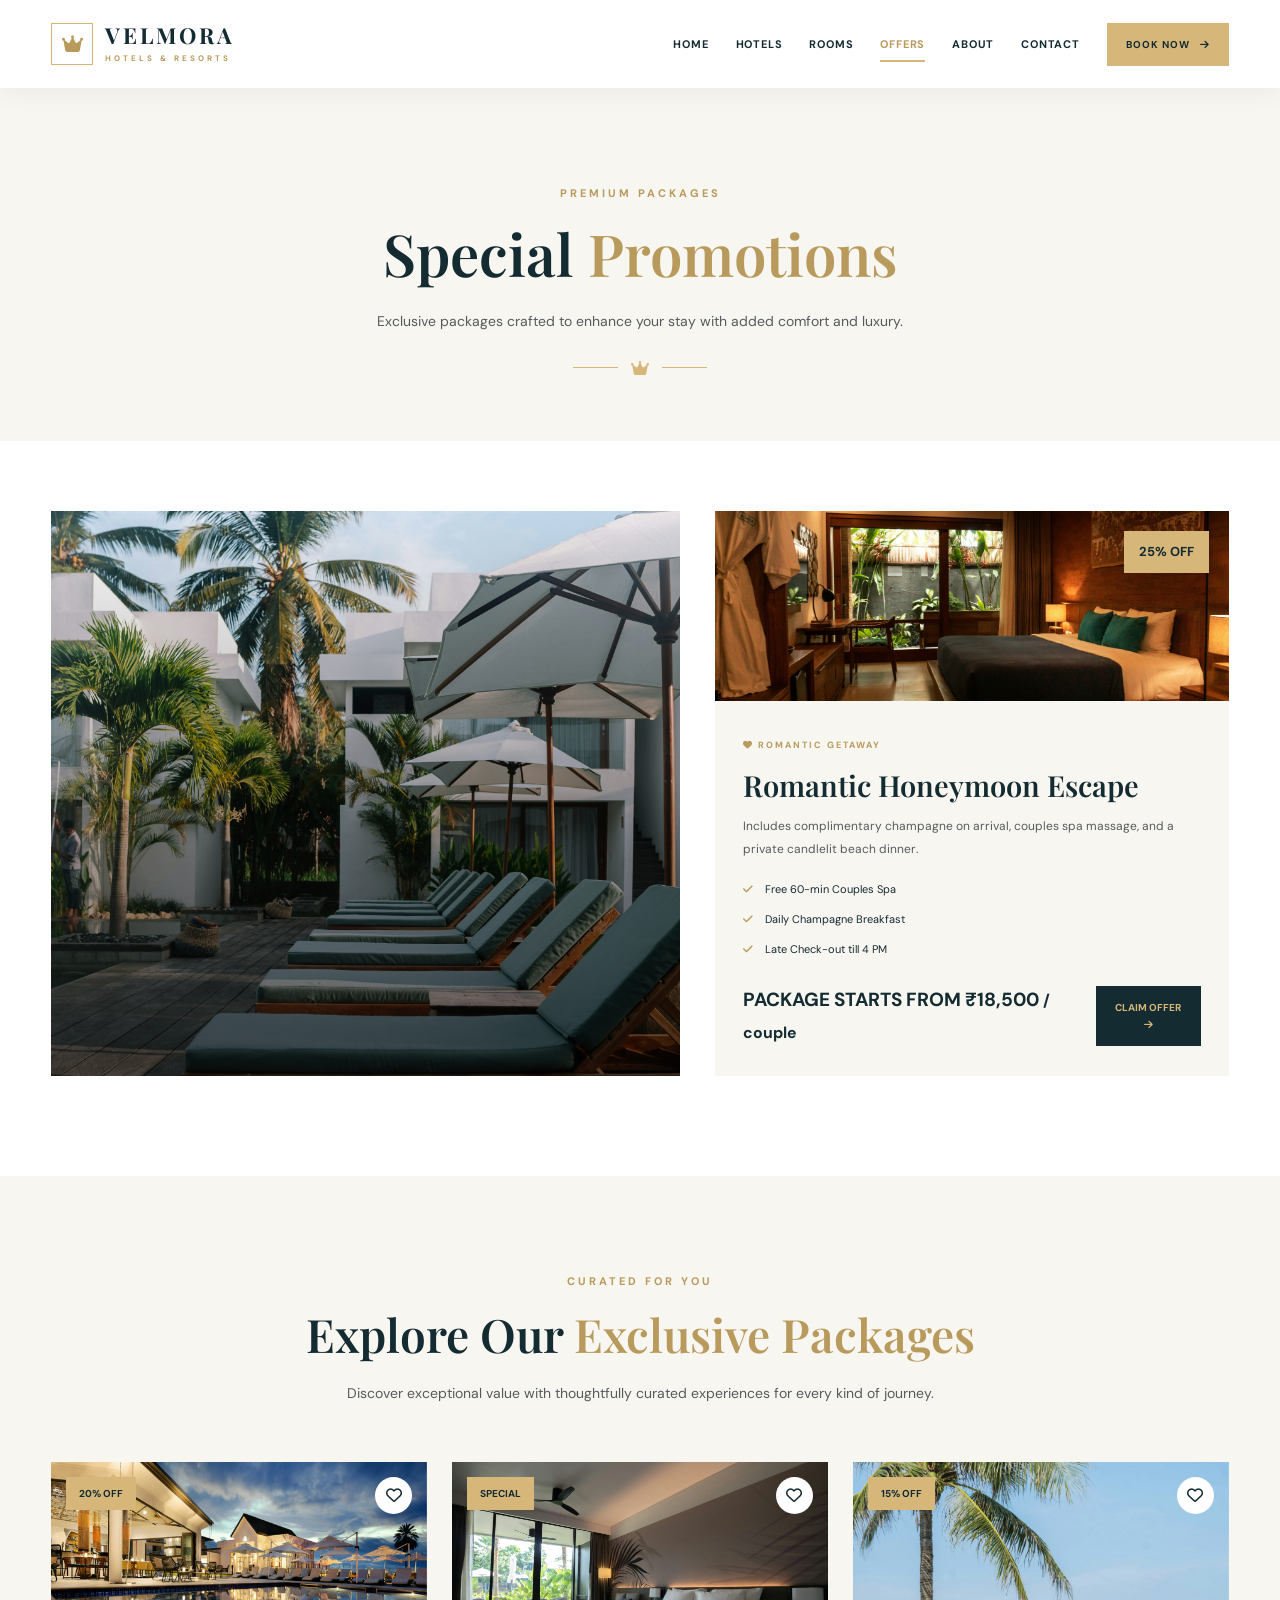
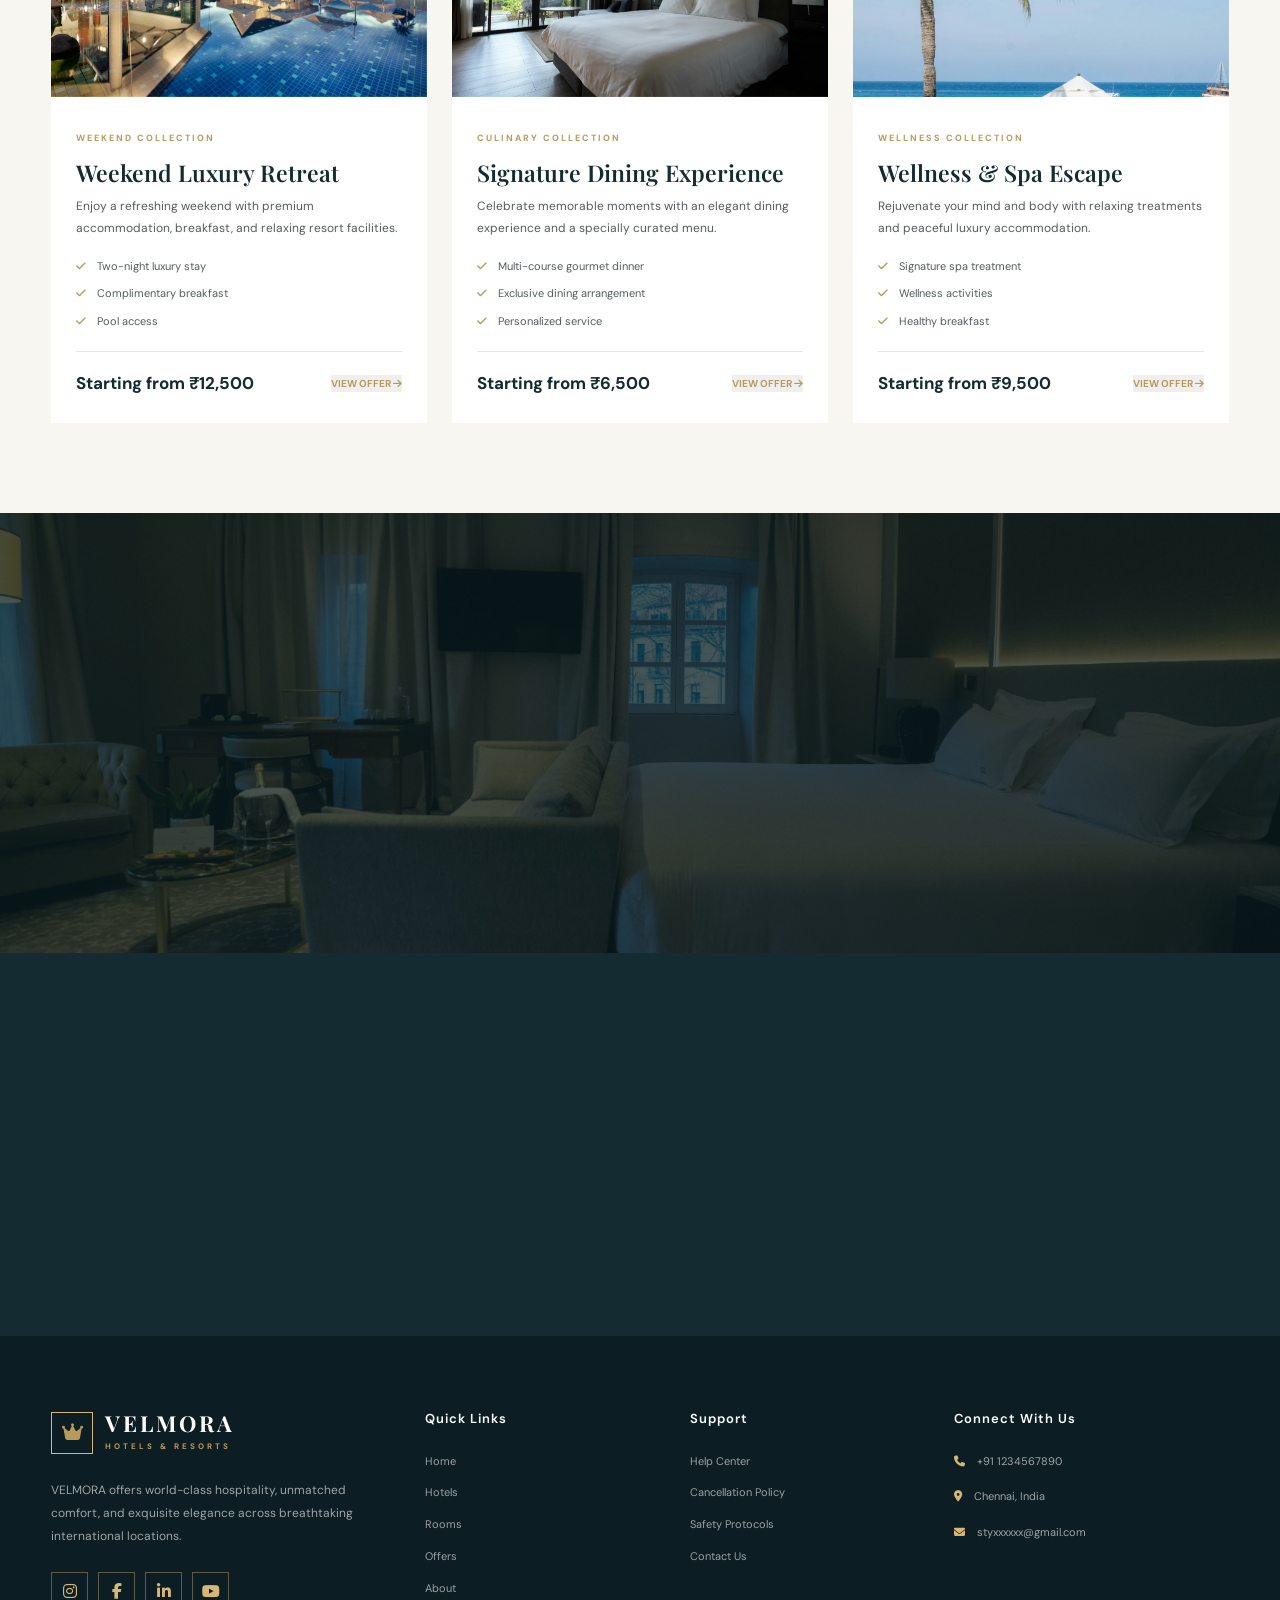
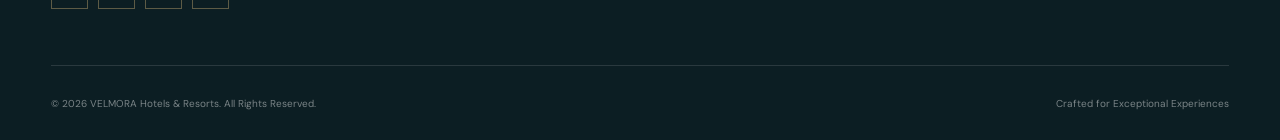
<file: offers.html>
<!DOCTYPE html>
<html lang="en">
<head>
    <meta charset="UTF-8">
    <meta name="viewport" content="width=device-width, initial-scale=1.0">

    <meta name="description" content="Discover exclusive luxury hotel packages, romantic escapes, premium stays and special promotions at VELMORA Hotels & Resorts.">

    <meta name="theme-color" content="#142B32">

    <title>Special Offers | VELMORA Hotels & Resorts</title>

    <!-- Google Fonts -->
    <link rel="preconnect" href="https://fonts.googleapis.com">
    <link rel="preconnect" href="https://fonts.gstatic.com" crossorigin>

    <link href="https://fonts.googleapis.com/css2?family=DM+Sans:wght@400;500;600;700&family=Playfair+Display:wght@400;500;600;700&display=swap" rel="stylesheet">

    <!-- Font Awesome -->
    <link rel="stylesheet" href="https://cdnjs.cloudflare.com/ajax/libs/font-awesome/6.5.2/css/all.min.css">

    <!-- AOS Animation -->
    <link rel="stylesheet" href="https://unpkg.com/aos@2.3.1/dist/aos.css">

    <!-- Main CSS -->
    <link rel="stylesheet" href="css/style.css">

    <!-- Main JavaScript -->
    <script src="js/script.js" defer></script>
</head>

<body class="offers-page">


    <!-- PRELOADER -->
    <div class="preloader" id="preloader">

        <div class="preloader-content">

            <div class="preloader-orbit">
                <div class="preloader-ring"></div>
                <div class="preloader-ring-inner"></div>

                <div class="preloader-center">
                    <i class="fa-solid fa-crown"></i>
                </div>
            </div>

            <div class="preloader-brand">
                <h2>VELMORA</h2>
                <span>HOTELS & RESORTS</span>
            </div>

            <p class="preloader-loading-text" id="preloader-text">
                Preparing Your Experience
            </p>

            <div class="preloader-percentage" id="preloader-percent">
                0%
            </div>

            <div class="preloader-progress">
                <div class="preloader-progress-bar" id="preloader-progress"></div>
            </div>

            <p class="preloader-caption">
                THE ART OF EXCEPTIONAL HOSPITALITY
            </p>

        </div>

    </div>



    <!-- HEADER -->
    <header class="site-header" id="site-header">

        <div class="container header-container">

            <a href="index.html" class="brand-logo">

                <span class="brand-icon">
                    <i class="fa-solid fa-crown"></i>
                </span>

                <span class="brand-text">
                    <strong>VELMORA</strong>
                    <small>HOTELS & RESORTS</small>
                </span>

            </a>


            <button
                class="mobile-menu-toggle"
                id="mobile-menu-toggle"
                aria-label="Open Navigation"
                aria-expanded="false"
            >
                <span></span>
                <span></span>
                <span></span>
            </button>


            <nav class="nav-menu" id="nav-menu">

                <a href="index.html" class="nav-link">Home</a>

                <a href="hotels.html" class="nav-link">Hotels</a>

                <a href="rooms.html" class="nav-link">Rooms</a>

                <a href="offers.html" class="nav-link active">Offers</a>

                <a href="about.html" class="nav-link">About</a>

                <a href="contact.html" class="nav-link">Contact</a>

                <a href="booking.html" class="nav-book-btn">
                    Book Now
                    <i class="fa-solid fa-arrow-right"></i>
                </a>

            </nav>

        </div>

    </header>



    <main>


        <!-- OFFERS INTRO -->
        <section class="offers-page-intro">

            <div class="container">

                <div class="offers-page-heading" data-aos="fade-up">

                    <span class="section-eyebrow">
                        PREMIUM PACKAGES
                    </span>

                    <h1>
                        Special
                        <span>Promotions</span>
                    </h1>

                    <p>
                        Exclusive packages crafted to enhance your stay
                        with added comfort and luxury.
                    </p>

                    <div class="heading-decoration">
                        <span></span>
                        <i class="fa-solid fa-crown"></i>
                        <span></span>
                    </div>

                </div>

            </div>

        </section>



        <!-- FEATURED OFFER -->
        <section class="featured-offer-section">

            <div class="container">

                <div class="featured-offer-layout">


                    <!-- LARGE FEATURED IMAGE -->
                    <div class="featured-offer-image" data-aos="fade-right">

                        <img
                            src="img/spenser-sembrat-ezKnKvpXkYE-unsplash.webp"
                            alt="Luxury tropical resort swimming pool"
                        >

                        <div class="featured-offer-image-overlay"></div>


                        <div class="featured-image-caption">

                            <span>VELMORA EXCLUSIVE</span>

                            <h2>
                                Extraordinary
                                <span>Moments Await</span>
                            </h2>

                            <p>
                                Discover unforgettable experiences
                                with our exclusive luxury packages.
                            </p>

                        </div>


                        <div class="featured-image-decoration">
                            <i class="fa-solid fa-crown"></i>
                        </div>

                    </div>



                    <!-- FEATURED OFFER CARD -->
                    <article class="featured-offer-card" data-aos="fade-left">

                        <div class="featured-offer-card-image">

                            <img
                                src="img/visualsofdana-T5pL6ciEn-I-unsplash.webp"
                                alt="Romantic luxury honeymoon experience"
                                loading="lazy"
                            >

                            <span class="featured-offer-badge">
                                25% OFF
                            </span>

                            <span class="featured-offer-label">
                                LIMITED OFFER
                            </span>

                        </div>


                        <div class="featured-offer-content">

                            <span class="offer-category">
                                <i class="fa-solid fa-heart"></i>
                                ROMANTIC GETAWAY
                            </span>


                            <h2>
                                Romantic Honeymoon Escape
                            </h2>


                            <p class="featured-offer-description">
                                Includes complimentary champagne on arrival,
                                couples spa massage, and a private candlelit
                                beach dinner.
                            </p>


                            <ul class="featured-offer-benefits">

                                <li>
                                    <i class="fa-solid fa-check"></i>
                                    Free 60-min Couples Spa
                                </li>

                                <li>
                                    <i class="fa-solid fa-check"></i>
                                    Daily Champagne Breakfast
                                </li>

                                <li>
                                    <i class="fa-solid fa-check"></i>
                                    Late Check-out till 4 PM
                                </li>

                            </ul>


                            <div class="featured-offer-footer">

                                <div class="offer-price">

                                    <span>PACKAGE STARTS FROM</span>

                                    <strong>₹18,500</strong>

                                    <small>/ couple</small>

                                </div>


                                <button
                                    type="button"
                                    class="offer-claim-btn"
                                    data-offer="Romantic Honeymoon Escape"
                                >
                                    Claim Offer
                                    <i class="fa-solid fa-arrow-right"></i>
                                </button>

                            </div>

                        </div>

                    </article>


                </div>

            </div>

        </section>



        <!-- EXCLUSIVE OFFERS -->
        <section class="offers-collection-section section-padding">

            <div class="container">

                <div class="section-heading" data-aos="fade-up">

                    <span class="section-eyebrow">
                        CURATED FOR YOU
                    </span>

                    <h2>
                        Explore Our
                        <span>Exclusive Packages</span>
                    </h2>

                    <p>
                        Discover exceptional value with thoughtfully
                        curated experiences for every kind of journey.
                    </p>

                </div>



                <div class="offers-grid">


                    <!-- OFFER 01 -->
                    <article class="offer-card" data-aos="fade-up">

                        <div class="offer-image-wrapper">

                            <img
                                src="img/anmol-seth-hDbCjHNdF48-unsplash.webp"
                                alt="Luxury weekend resort getaway"
                                loading="lazy"
                            >

                            <span class="offer-card-badge">
                                20% OFF
                            </span>

                            <button
                                type="button"
                                class="offer-save-btn"
                                aria-label="Save Weekend Retreat offer"
                            >
                                <i class="fa-regular fa-heart"></i>
                            </button>

                        </div>


                        <div class="offer-card-content">

                            <span class="offer-category">
                                WEEKEND COLLECTION
                            </span>

                            <h3 class="offer-card-title">
                                Weekend Luxury Retreat
                            </h3>

                            <p class="offer-card-description">
                                Enjoy a refreshing weekend with
                                premium accommodation, breakfast,
                                and relaxing resort facilities.
                            </p>


                            <ul class="offer-benefits-list">

                                <li>
                                    <i class="fa-solid fa-check"></i>
                                    Two-night luxury stay
                                </li>

                                <li>
                                    <i class="fa-solid fa-check"></i>
                                    Complimentary breakfast
                                </li>

                                <li>
                                    <i class="fa-solid fa-check"></i>
                                    Pool access
                                </li>

                            </ul>


                            <div class="offer-card-footer">

                                <div class="offer-card-price">
                                    <span>Starting from</span>
                                    <strong>₹12,500</strong>
                                </div>

                                <button
                                    type="button"
                                    class="offer-card-link"
                                    data-offer="Weekend Luxury Retreat"
                                >
                                    View Offer
                                    <i class="fa-solid fa-arrow-right"></i>
                                </button>

                            </div>

                        </div>

                    </article>



                    <!-- OFFER 02 -->
                    <article class="offer-card" data-aos="fade-up" data-aos-delay="100">

                        <div class="offer-image-wrapper">

                            <img
                                src="img/antonio-araujo-uZoA9WaygLQ-unsplash.webp"
                                alt="Fine dining luxury restaurant experience"
                                loading="lazy"
                            >

                            <span class="offer-card-badge">
                                SPECIAL
                            </span>

                            <button
                                type="button"
                                class="offer-save-btn"
                                aria-label="Save Fine Dining offer"
                            >
                                <i class="fa-regular fa-heart"></i>
                            </button>

                        </div>


                        <div class="offer-card-content">

                            <span class="offer-category">
                                CULINARY COLLECTION
                            </span>

                            <h3 class="offer-card-title">
                                Signature Dining Experience
                            </h3>

                            <p class="offer-card-description">
                                Celebrate memorable moments with
                                an elegant dining experience and
                                a specially curated menu.
                            </p>


                            <ul class="offer-benefits-list">

                                <li>
                                    <i class="fa-solid fa-check"></i>
                                    Multi-course gourmet dinner
                                </li>

                                <li>
                                    <i class="fa-solid fa-check"></i>
                                    Exclusive dining arrangement
                                </li>

                                <li>
                                    <i class="fa-solid fa-check"></i>
                                    Personalized service
                                </li>

                            </ul>


                            <div class="offer-card-footer">

                                <div class="offer-card-price">
                                    <span>Starting from</span>
                                    <strong>₹6,500</strong>
                                </div>

                                <button
                                    type="button"
                                    class="offer-card-link"
                                    data-offer="Signature Dining Experience"
                                >
                                    View Offer
                                    <i class="fa-solid fa-arrow-right"></i>
                                </button>

                            </div>

                        </div>

                    </article>



                    <!-- OFFER 03 -->
                    <article class="offer-card" data-aos="fade-up" data-aos-delay="200">

                        <div class="offer-image-wrapper">

                            <img
                                src="img/antonio-araujo-wYdzYVGMHQs-unsplash.webp"
                                alt="Luxury wellness spa retreat"
                                loading="lazy"
                            >

                            <span class="offer-card-badge">
                                15% OFF
                            </span>

                            <button
                                type="button"
                                class="offer-save-btn"
                                aria-label="Save Wellness Escape offer"
                            >
                                <i class="fa-regular fa-heart"></i>
                            </button>

                        </div>


                        <div class="offer-card-content">

                            <span class="offer-category">
                                WELLNESS COLLECTION
                            </span>

                            <h3 class="offer-card-title">
                                Wellness & Spa Escape
                            </h3>

                            <p class="offer-card-description">
                                Rejuvenate your mind and body with
                                relaxing treatments and peaceful
                                luxury accommodation.
                            </p>


                            <ul class="offer-benefits-list">

                                <li>
                                    <i class="fa-solid fa-check"></i>
                                    Signature spa treatment
                                </li>

                                <li>
                                    <i class="fa-solid fa-check"></i>
                                    Wellness activities
                                </li>

                                <li>
                                    <i class="fa-solid fa-check"></i>
                                    Healthy breakfast
                                </li>

                            </ul>


                            <div class="offer-card-footer">

                                <div class="offer-card-price">
                                    <span>Starting from</span>
                                    <strong>₹9,500</strong>
                                </div>

                                <button
                                    type="button"
                                    class="offer-card-link"
                                    data-offer="Wellness & Spa Escape"
                                >
                                    View Offer
                                    <i class="fa-solid fa-arrow-right"></i>
                                </button>

                            </div>

                        </div>

                    </article>


                </div>

            </div>

        </section>



        <!-- MEMBERSHIP SECTION -->
        <section class="membership-section">

            <div class="membership-background">

                <img
                    src="img/antonio-araujo-ZyyobP6qcvY-unsplash.webp"
                    alt="Elegant luxury hotel architecture"
                    loading="lazy"
                >

                <div class="membership-overlay"></div>

            </div>


            <div class="container">

                <div class="membership-inner" data-aos="fade-up">


                    <div class="membership-content">

                        <span class="section-eyebrow">
                            THE VELMORA PRIVILEGE
                        </span>

                        <h2>
                            More Than a Stay.
                            <span>A Privilege.</span>
                        </h2>

                        <p>
                            Enjoy thoughtful benefits and exclusive
                            privileges designed to make every visit
                            even more rewarding.
                        </p>


                        <a href="booking.html" class="btn btn-primary">
                            Discover Your Privileges
                            <i class="fa-solid fa-arrow-right"></i>
                        </a>

                    </div>

                        </div>

                    </div>


                </div>

            </div>

        </section>



       


        <!-- FINAL CTA -->
        <section class="offers-cta-section">

            <div class="container">

                <div class="offers-cta-inner" data-aos="zoom-in">

                    <span class="section-eyebrow">
                        YOUR NEXT EXPERIENCE
                    </span>

                    <h2>
                        Your Perfect Escape
                        <span>Starts Here</span>
                    </h2>

                    <p>
                        Explore our luxury packages and make your
                        next journey truly unforgettable.
                    </p>

                    <a href="booking.html" class="btn btn-primary">
                        Book Your Experience
                        <i class="fa-solid fa-arrow-right"></i>
                    </a>

                </div>

            </div>

        </section>


    </main>



    <!-- OFFER CLAIM MODAL -->
    <div class="offer-modal" id="offer-modal" aria-hidden="true">

        <div class="offer-modal-backdrop" data-close-offer></div>


        <div
            class="offer-modal-content"
            role="dialog"
            aria-modal="true"
            aria-labelledby="offer-modal-title"
        >

            <button
                type="button"
                class="offer-modal-close"
                id="offer-modal-close"
                aria-label="Close offer form"
            >
                <i class="fa-solid fa-xmark"></i>
            </button>


            <div class="offer-modal-heading">

                <span class="section-eyebrow">
                    VELMORA EXCLUSIVE
                </span>

                <h2 id="offer-modal-title">
                    Claim Your Offer
                </h2>

                <p>
                    Complete your details to continue with
                    your selected luxury package.
                </p>

            </div>


            <form id="offer-claim-form">

                <input
                    type="hidden"
                    id="selected-offer"
                    name="offer"
                >


                <div class="offer-modal-field">

                    <label for="offer-customer-name">
                        Full Name
                    </label>

                    <input
                        type="text"
                        id="offer-customer-name"
                        name="name"
                        placeholder="Enter your full name"
                        required
                    >

                </div>


                <div class="offer-modal-field">

                    <label for="offer-customer-email">
                        Email Address
                    </label>

                    <input
                        type="email"
                        id="offer-customer-email"
                        name="email"
                        placeholder="Enter your email address"
                        required
                    >

                </div>


                <div class="offer-modal-field">

                    <label for="offer-customer-phone">
                        Phone Number
                    </label>

                    <input
                        type="tel"
                        id="offer-customer-phone"
                        name="phone"
                        placeholder="Enter your phone number"
                        required
                    >

                </div>


                <button type="submit" class="offer-modal-submit">

                    Claim Selected Package
                    <i class="fa-solid fa-arrow-right"></i>

                </button>


                <p class="offer-modal-note">
                    This is a demonstration form. No payment
                    or actual reservation will be processed.
                </p>


                <div
                    class="offer-modal-status"
                    id="offer-modal-status"
                    role="status"
                ></div>

            </form>

        </div>

    </div>



    <!-- FOOTER -->
    <footer class="site-footer">

        <div class="container">

            <div class="footer-main">


                <div class="footer-brand">

                    <a href="index.html" class="brand-logo footer-logo">

                        <span class="brand-icon">
                            <i class="fa-solid fa-crown"></i>
                        </span>

                        <span class="brand-text">
                            <strong>VELMORA</strong>
                            <small>HOTELS & RESORTS</small>
                        </span>

                    </a>


                    <p>
                        VELMORA offers world-class hospitality,
                        unmatched comfort, and exquisite elegance
                        across breathtaking international locations.
                    </p>


                    <div class="footer-socials">

                        <a href="#" aria-label="Instagram">
                            <i class="fa-brands fa-instagram"></i>
                        </a>

                        <a href="#" aria-label="Facebook">
                            <i class="fa-brands fa-facebook-f"></i>
                        </a>

                        <a href="#" aria-label="LinkedIn">
                            <i class="fa-brands fa-linkedin-in"></i>
                        </a>

                        <a href="#" aria-label="YouTube">
                            <i class="fa-brands fa-youtube"></i>
                        </a>

                    </div>

                </div>



                <div class="footer-column">

                    <h3>Quick Links</h3>

                    <a href="index.html">Home</a>
                    <a href="hotels.html">Hotels</a>
                    <a href="rooms.html">Rooms</a>
                    <a href="offers.html">Offers</a>
                    <a href="about.html">About</a>

                </div>



                <div class="footer-column">

                    <h3>Support</h3>

                    <a href="contact.html">Help Center</a>
                    <a href="contact.html">Cancellation Policy</a>
                    <a href="contact.html">Safety Protocols</a>
                    <a href="contact.html">Contact Us</a>

                </div>



                <div class="footer-column footer-contact">

                    <h3>Connect With Us</h3>

                    <p>
                        <i class="fa-solid fa-phone"></i>
                        <a href="tel:+911234567890">
                            +91 1234567890
                        </a>
                    </p>

                    <p>
                        <i class="fa-solid fa-location-dot"></i>
                        Chennai, India
                    </p>

                    <p>
                        <i class="fa-solid fa-envelope"></i>
                        <a href="mailto:styxxxxxx@gmail.com">
                            styxxxxxx@gmail.com
                        </a>
                    </p>

                </div>


            </div>



            <div class="footer-bottom">

                <p>
                    © 2026 VELMORA Hotels & Resorts.
                    All Rights Reserved.
                </p>

                <span>
                    Crafted for Exceptional Experiences
                </span>

            </div>

        </div>

    </footer>



    <!-- BACK TO TOP -->
    <button
        class="back-to-top"
        id="back-to-top"
        aria-label="Back to top"
    >
        <i class="fa-solid fa-arrow-up"></i>
    </button>


    <!-- TOAST -->
    <div class="toast-message" id="toast-message" role="status"></div>


    <!-- AOS SCRIPT -->
    <script src="https://unpkg.com/aos@2.3.1/dist/aos.js"></script>

</body>
</html>
</file>
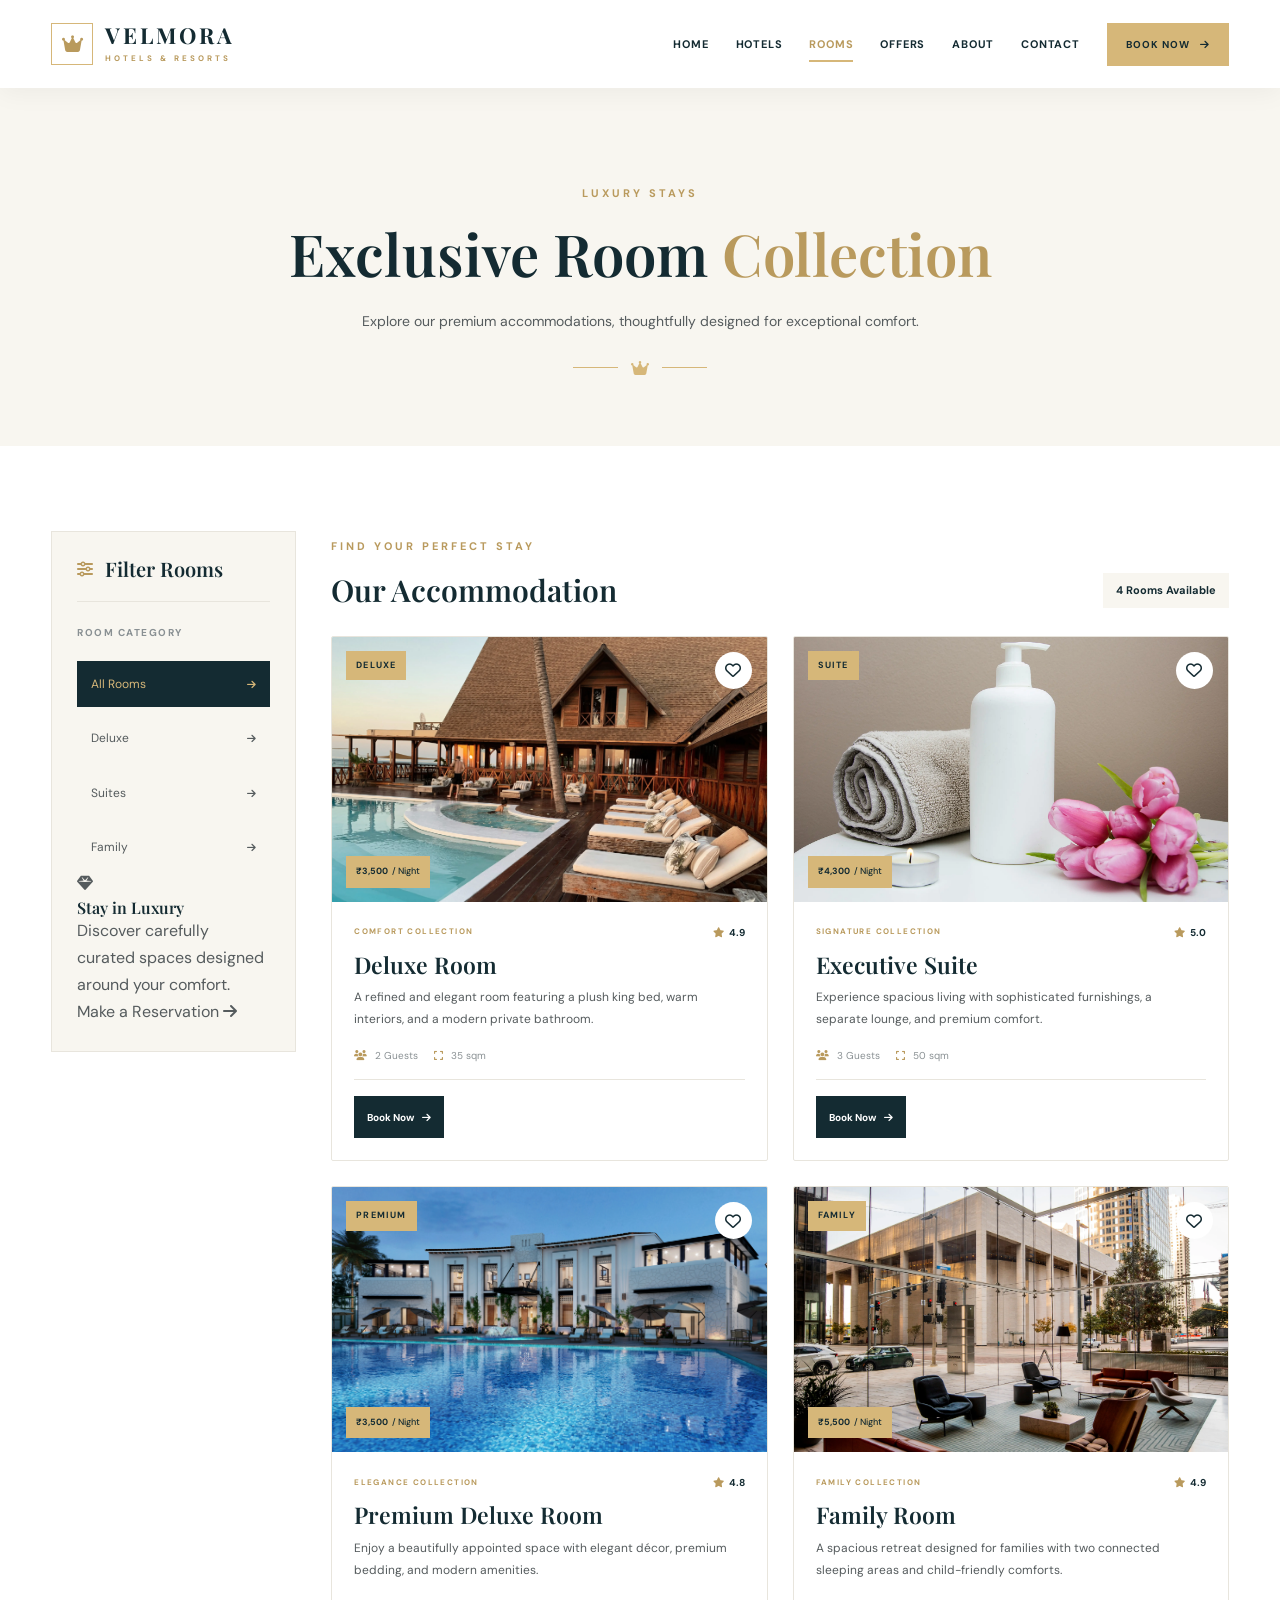
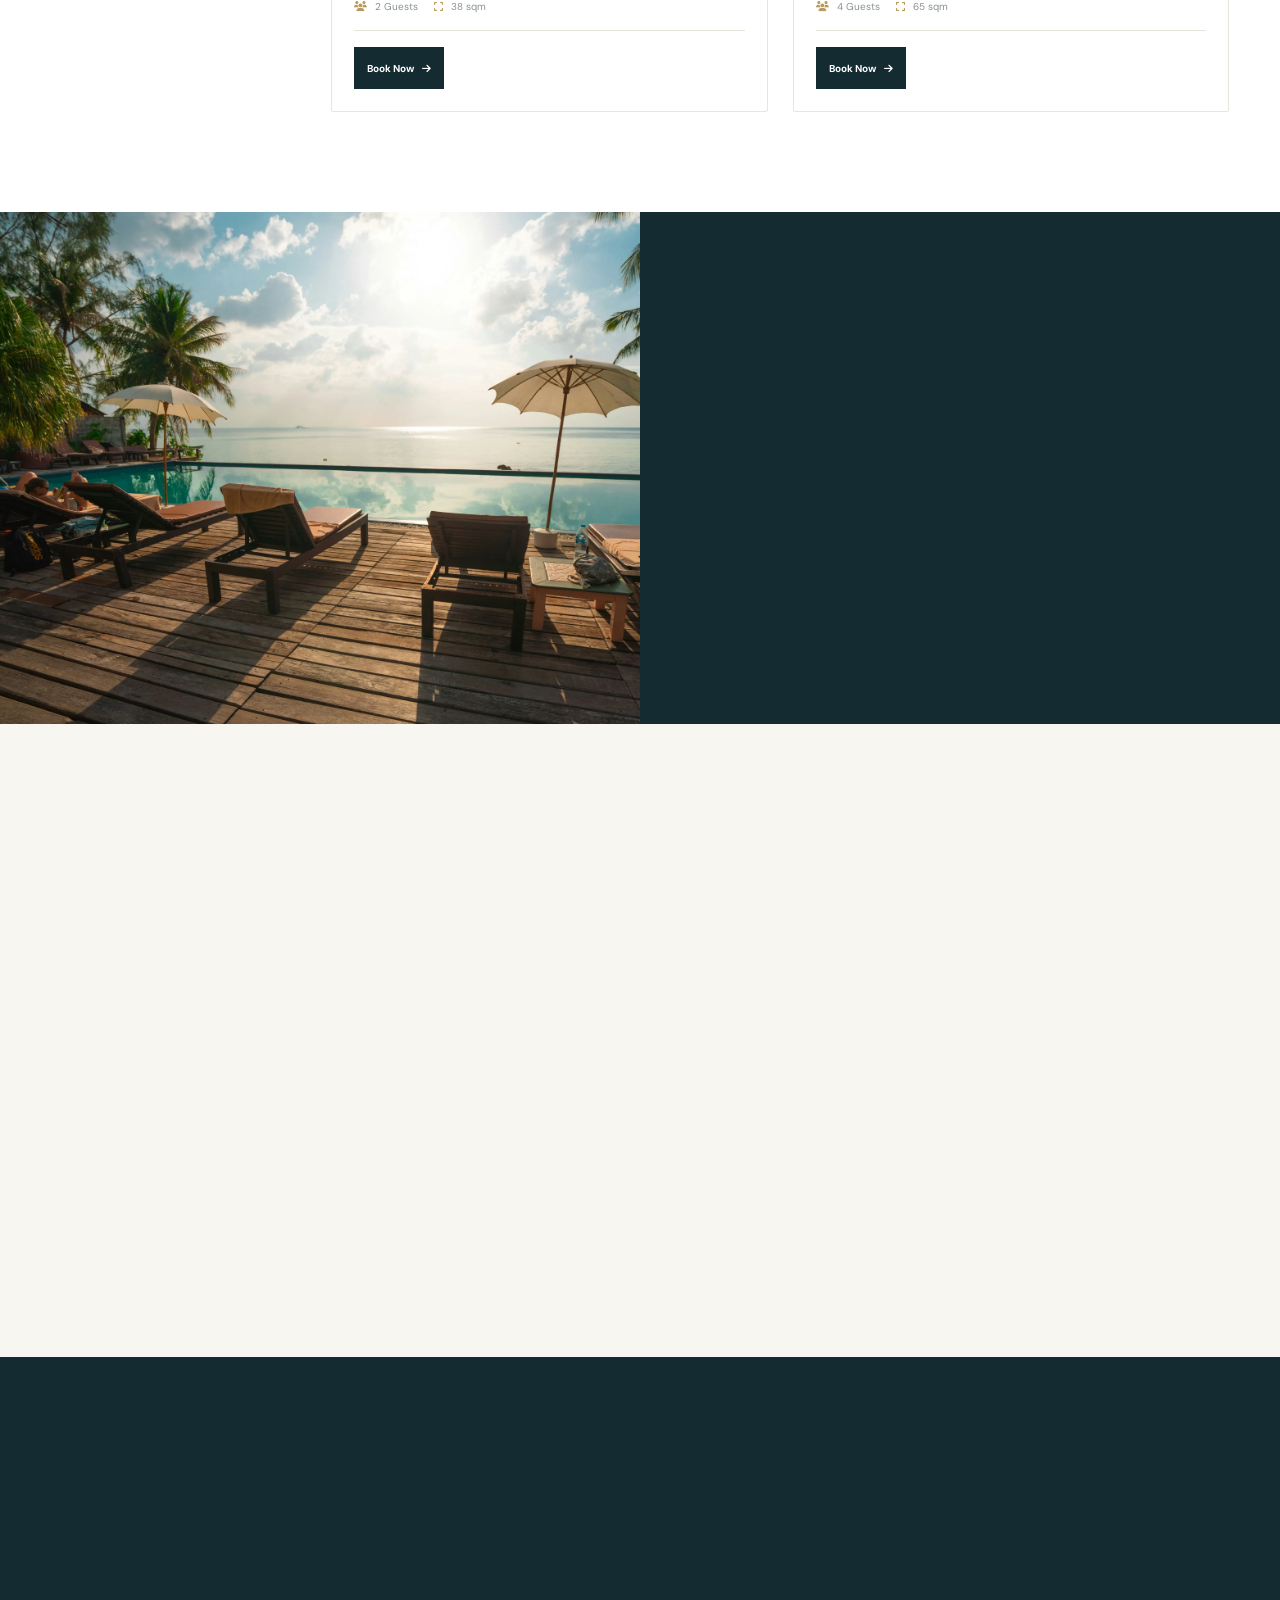
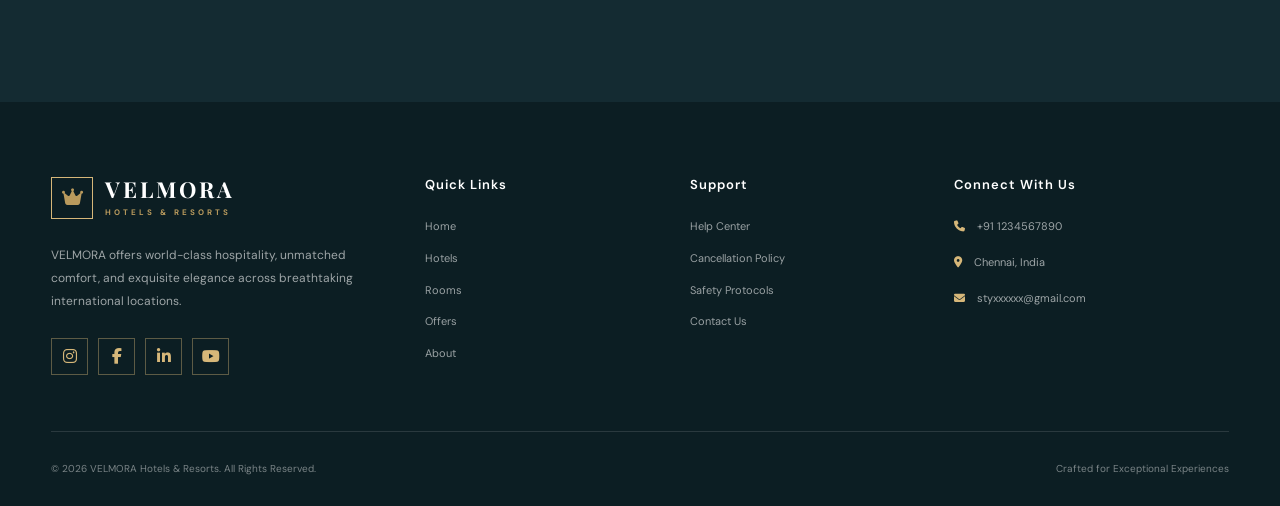
<file: rooms.html>
<!DOCTYPE html>
<html lang="en">
<head>
    <meta charset="UTF-8">
    <meta name="viewport" content="width=device-width, initial-scale=1.0">

    <meta name="description" content="Explore the exclusive luxury rooms and suites at VELMORA Hotels & Resorts. Discover your perfect stay.">

    <meta name="theme-color" content="#142B32">

    <title>Rooms & Suites | VELMORA Hotels & Resorts</title>

    <!-- Google Fonts -->
    <link rel="preconnect" href="https://fonts.googleapis.com">
    <link rel="preconnect" href="https://fonts.gstatic.com" crossorigin>

    <link href="https://fonts.googleapis.com/css2?family=DM+Sans:wght@400;500;600;700&family=Playfair+Display:wght@400;500;600;700&display=swap" rel="stylesheet">

    <!-- Font Awesome -->
    <link rel="stylesheet" href="https://cdnjs.cloudflare.com/ajax/libs/font-awesome/6.5.2/css/all.min.css">

    <!-- AOS Animation -->
    <link rel="stylesheet" href="https://unpkg.com/aos@2.3.1/dist/aos.css">

    <!-- Main CSS -->
    <link rel="stylesheet" href="css/style.css">

    <!-- Main JavaScript -->
    <script src="js/script.js" defer></script>
</head>

<body class="rooms-page">


    <!-- PRELOADER -->
    <div class="preloader" id="preloader">

        <div class="preloader-content">

            <div class="preloader-orbit">
                <div class="preloader-ring"></div>
                <div class="preloader-ring-inner"></div>

                <div class="preloader-center">
                    <i class="fa-solid fa-crown"></i>
                </div>
            </div>

            <div class="preloader-brand">
                <h2>VELMORA</h2>
                <span>HOTELS & RESORTS</span>
            </div>

            <p class="preloader-loading-text" id="preloader-text">
                Preparing Your Experience
            </p>

            <div class="preloader-percentage" id="preloader-percent">
                0%
            </div>

            <div class="preloader-progress">
                <div class="preloader-progress-bar" id="preloader-progress"></div>
            </div>

            <p class="preloader-caption">
                THE ART OF EXCEPTIONAL HOSPITALITY
            </p>

        </div>

    </div>



    <!-- HEADER -->
    <header class="site-header" id="site-header">

        <div class="container header-container">

            <a href="index.html" class="brand-logo">

                <span class="brand-icon">
                    <i class="fa-solid fa-crown"></i>
                </span>

                <span class="brand-text">
                    <strong>VELMORA</strong>
                    <small>HOTELS & RESORTS</small>
                </span>

            </a>


            <button
                class="mobile-menu-toggle"
                id="mobile-menu-toggle"
                aria-label="Open Navigation"
                aria-expanded="false"
            >

                <span></span>
                <span></span>
                <span></span>

            </button>


            <nav class="nav-menu" id="nav-menu">

                <a href="index.html" class="nav-link">Home</a>

                <a href="hotels.html" class="nav-link">Hotels</a>

                <a href="rooms.html" class="nav-link active">Rooms</a>

                <a href="offers.html" class="nav-link">Offers</a>

                <a href="about.html" class="nav-link">About</a>

                <a href="contact.html" class="nav-link">Contact</a>

                <a href="booking.html" class="nav-book-btn">
                    Book Now
                    <i class="fa-solid fa-arrow-right"></i>
                </a>

            </nav>

        </div>

    </header>



    <main>


        <!-- ROOMS INTRO -->
        <section class="rooms-page-intro">

            <div class="container">

                <div class="rooms-page-heading" data-aos="fade-up">

                    <span class="section-eyebrow">
                        LUXURY STAYS
                    </span>

                    <h1>
                        Exclusive Room
                        <span>Collection</span>
                    </h1>

                    <p>
                        Explore our premium accommodations, thoughtfully
                        designed for exceptional comfort.
                    </p>

                    <div class="heading-decoration">
                        <span></span>
                        <i class="fa-solid fa-crown"></i>
                        <span></span>
                    </div>

                </div>

            </div>

        </section>



        <!-- ROOM COLLECTION -->
        <section class="rooms-collection-section">

            <div class="container">

                <div class="rooms-layout">


                    <!-- FILTER SIDEBAR -->
                    <aside class="rooms-filter-sidebar" data-aos="fade-right">

                        <div class="rooms-filter-heading">

                            <i class="fa-solid fa-sliders"></i>

                            <h3>Filter Rooms</h3>

                        </div>


                        <div class="rooms-filter-group">

                            <span class="rooms-filter-label">
                                Room Category
                            </span>


                            <div class="rooms-filter-tabs">

                                <button
                                    class="room-filter-btn active"
                                    type="button"
                                    data-filter="all"
                                >
                                    <span>All Rooms</span>
                                    <i class="fa-solid fa-arrow-right"></i>
                                </button>


                                <button
                                    class="room-filter-btn"
                                    type="button"
                                    data-filter="deluxe"
                                >
                                    <span>Deluxe</span>
                                    <i class="fa-solid fa-arrow-right"></i>
                                </button>


                                <button
                                    class="room-filter-btn"
                                    type="button"
                                    data-filter="suite"
                                >
                                    <span>Suites</span>
                                    <i class="fa-solid fa-arrow-right"></i>
                                </button>


                                <button
                                    class="room-filter-btn"
                                    type="button"
                                    data-filter="family"
                                >
                                    <span>Family</span>
                                    <i class="fa-solid fa-arrow-right"></i>
                                </button>

                            </div>

                        </div>


                        <div class="rooms-filter-divider"></div>


                        <div class="rooms-filter-note">

                            <i class="fa-solid fa-gem"></i>

                            <h4>Stay in Luxury</h4>

                            <p>
                                Discover carefully curated spaces
                                designed around your comfort.
                            </p>

                        </div>


                        <a href="booking.html" class="sidebar-book-link">
                            Make a Reservation
                            <i class="fa-solid fa-arrow-right"></i>
                        </a>

                    </aside>



                    <!-- ROOM CARDS -->
                    <div class="rooms-main-content">


                        <div class="rooms-results-heading">

                            <div>
                                <span class="section-eyebrow">
                                    FIND YOUR PERFECT STAY
                                </span>

                                <h2>Our Accommodation</h2>
                            </div>

                            <span class="rooms-count" id="rooms-count" aria-live="polite" aria-atomic="true">
                                04 Rooms Available
                            </span>

                        </div>



                        <div class="rooms-grid" id="rooms-grid">


                            <!-- DELUXE ROOM -->
                            <article
                                class="room-card"
                                data-category="deluxe"
                                data-aos="fade-up"
                            >

                                <div class="room-image-wrapper">

                                    <img
                                        src="img/bilderboken-rlwE8f8anOc-unsplash.webp"
                                        alt="Luxury deluxe hotel room"
                                        loading="lazy"
                                    >

                                    <span class="room-category-badge">
                                        DELUXE
                                    </span>

                                    <span class="room-price-badge">
                                        ₹3,500 <small>/ Night</small>
                                    </span>

                                    <button
                                        type="button"
                                        class="room-wishlist-btn"
                                        aria-label="Save Deluxe Room"
                                    >
                                        <i class="fa-regular fa-heart"></i>
                                    </button>

                                </div>


                                <div class="room-content">

                                    <div class="room-card-top">

                                        <span class="room-label">
                                            COMFORT COLLECTION
                                        </span>

                                        <span class="room-rating">
                                            <i class="fa-solid fa-star"></i>
                                            4.9
                                        </span>

                                    </div>


                                    <h3 class="room-title">
                                        Deluxe Room
                                    </h3>


                                    <p class="room-description">
                                        A refined and elegant room featuring
                                        a plush king bed, warm interiors,
                                        and a modern private bathroom.
                                    </p>


                                    <div class="room-details">

                                        <span>
                                            <i class="fa-solid fa-users"></i>
                                            2 Guests
                                        </span>

                                        <span>
                                            <i class="fa-solid fa-expand"></i>
                                            35 sqm
                                        </span>

                                    </div>


                                    <div class="room-card-footer">

                                        <button
                                            type="button"
                                            class="room-book-btn"
                                            data-room="Deluxe Room"
                                            data-price="3500"
                                        >
                                            Book Now
                                            <i class="fa-solid fa-arrow-right"></i>
                                        </button>

                                    </div>

                                </div>

                            </article>



                            <!-- EXECUTIVE SUITE -->
                            <article
                                class="room-card"
                                data-category="suite"
                                data-aos="fade-up"
                                data-aos-delay="100"
                            >

                                <div class="room-image-wrapper">

                                    <img
                                        src="img/camille-brodard-VxAwTeiqDao-unsplash.webp"
                                        alt="Executive luxury hotel suite"
                                        loading="lazy"
                                    >

                                    <span class="room-category-badge">
                                        SUITE
                                    </span>

                                    <span class="room-price-badge">
                                        ₹4,300 <small>/ Night</small>
                                    </span>

                                    <button
                                        type="button"
                                        class="room-wishlist-btn"
                                        aria-label="Save Executive Suite"
                                    >
                                        <i class="fa-regular fa-heart"></i>
                                    </button>

                                </div>


                                <div class="room-content">

                                    <div class="room-card-top">

                                        <span class="room-label">
                                            SIGNATURE COLLECTION
                                        </span>

                                        <span class="room-rating">
                                            <i class="fa-solid fa-star"></i>
                                            5.0
                                        </span>

                                    </div>


                                    <h3 class="room-title">
                                        Executive Suite
                                    </h3>


                                    <p class="room-description">
                                        Experience spacious living with
                                        sophisticated furnishings, a
                                        separate lounge, and premium comfort.
                                    </p>


                                    <div class="room-details">

                                        <span>
                                            <i class="fa-solid fa-users"></i>
                                            3 Guests
                                        </span>

                                        <span>
                                            <i class="fa-solid fa-expand"></i>
                                            50 sqm
                                        </span>

                                    </div>


                                    <div class="room-card-footer">

                                        <button
                                            type="button"
                                            class="room-book-btn"
                                            data-room="Executive Suite"
                                            data-price="4300"
                                        >
                                            Book Now
                                            <i class="fa-solid fa-arrow-right"></i>
                                        </button>

                                    </div>

                                </div>

                            </article>



                            <!-- PREMIUM DELUXE -->
                            <article
                                class="room-card"
                                data-category="deluxe"
                                data-aos="fade-up"
                                data-aos-delay="200"
                            >

                                <div class="room-image-wrapper">

                                    <img
                                        src="img/ciudad-maderas-MXbM1NrRqtI-unsplash.webp"
                                        alt="Premium deluxe luxury room"
                                        loading="lazy"
                                    >

                                    <span class="room-category-badge">
                                        PREMIUM
                                    </span>

                                    <span class="room-price-badge">
                                        ₹3,500 <small>/ Night</small>
                                    </span>

                                    <button
                                        type="button"
                                        class="room-wishlist-btn"
                                        aria-label="Save Premium Deluxe Room"
                                    >
                                        <i class="fa-regular fa-heart"></i>
                                    </button>

                                </div>


                                <div class="room-content">

                                    <div class="room-card-top">

                                        <span class="room-label">
                                            ELEGANCE COLLECTION
                                        </span>

                                        <span class="room-rating">
                                            <i class="fa-solid fa-star"></i>
                                            4.8
                                        </span>

                                    </div>


                                    <h3 class="room-title">
                                        Premium Deluxe Room
                                    </h3>


                                    <p class="room-description">
                                        Enjoy a beautifully appointed
                                        space with elegant décor,
                                        premium bedding, and modern amenities.
                                    </p>


                                    <div class="room-details">

                                        <span>
                                            <i class="fa-solid fa-users"></i>
                                            2 Guests
                                        </span>

                                        <span>
                                            <i class="fa-solid fa-expand"></i>
                                            38 sqm
                                        </span>

                                    </div>


                                    <div class="room-card-footer">

                                        <button
                                            type="button"
                                            class="room-book-btn"
                                            data-room="Premium Deluxe Room"
                                            data-price="3500"
                                        >
                                            Book Now
                                            <i class="fa-solid fa-arrow-right"></i>
                                        </button>

                                    </div>

                                </div>

                            </article>



                            <!-- FAMILY ROOM -->
                            <article
                                class="room-card"
                                data-category="family"
                                data-aos="fade-up"
                                data-aos-delay="300"
                            >

                                <div class="room-image-wrapper">

                                    <img
                                        src="img/darshan-patel-DfzzpBRZCT0-unsplash.webp"
                                        alt="Spacious luxury family room"
                                        loading="lazy"
                                    >

                                    <span class="room-category-badge">
                                        FAMILY
                                    </span>

                                    <span class="room-price-badge">
                                        ₹5,500 <small>/ Night</small>
                                    </span>

                                    <button
                                        type="button"
                                        class="room-wishlist-btn"
                                        aria-label="Save Family Room"
                                    >
                                        <i class="fa-regular fa-heart"></i>
                                    </button>

                                </div>


                                <div class="room-content">

                                    <div class="room-card-top">

                                        <span class="room-label">
                                            FAMILY COLLECTION
                                        </span>

                                        <span class="room-rating">
                                            <i class="fa-solid fa-star"></i>
                                            4.9
                                        </span>

                                    </div>


                                    <h3 class="room-title">
                                        Family Room
                                    </h3>


                                    <p class="room-description">
                                        A spacious retreat designed for
                                        families with two connected
                                        sleeping areas and child-friendly comforts.
                                    </p>


                                    <div class="room-details">

                                        <span>
                                            <i class="fa-solid fa-users"></i>
                                            4 Guests
                                        </span>

                                        <span>
                                            <i class="fa-solid fa-expand"></i>
                                            65 sqm
                                        </span>

                                    </div>


                                    <div class="room-card-footer">

                                        <button
                                            type="button"
                                            class="room-book-btn"
                                            data-room="Family Room"
                                            data-price="5500"
                                        >
                                            Book Now
                                            <i class="fa-solid fa-arrow-right"></i>
                                        </button>

                                    </div>

                                </div>

                            </article>


                        </div>


                        <!-- NO RESULTS -->
                        <div class="rooms-empty-state" id="rooms-empty-state" hidden>

                            <i class="fa-solid fa-bed"></i>

                            <h3>No Rooms Found</h3>

                            <p>
                                There are no rooms available in this category.
                                Please select another category.
                            </p>

                        </div>

                    </div>

                </div>

            </div>

        </section>



        <!-- ROOM EXPERIENCE BANNER -->
        <section class="room-experience-banner">

            <div class="room-experience-image">

                <img
                    src="img/sasha-kaunas-xEaAoizNFV8-unsplash.webp"
                    alt="VELMORA luxury resort swimming pool"
                    loading="lazy"
                >

                <div class="room-experience-overlay"></div>

            </div>


            <div class="container">

                <div class="room-experience-content" data-aos="fade-up">

                    <span class="section-eyebrow">
                        EXPERIENCE THE DIFFERENCE
                    </span>

                    <h2>
                        Your Comfort.
                        <span>Our Signature.</span>
                    </h2>

                    <p>
                        Every room is a private sanctuary,
                        carefully designed to make every moment
                        of your stay extraordinary.
                    </p>

                    <a href="booking.html" class="btn btn-primary">
                        Plan Your Stay
                        <i class="fa-solid fa-arrow-right"></i>
                    </a>

                </div>

            </div>

        </section>



        <!-- ROOM AMENITIES -->
        <section class="room-amenities-section section-padding">

            <div class="container">

                <div class="section-heading text-center" data-aos="fade-up">

                    <span class="section-eyebrow">
                        THOUGHTFUL DETAILS
                    </span>

                    <h2>
                        Designed Around
                        <span>Your Comfort</span>
                    </h2>

                    <p>
                        Enjoy carefully selected amenities
                        that make every stay more relaxing.
                    </p>

                </div>


                <div class="room-amenities-grid">


                    <div class="room-amenity-item" data-aos="fade-up">

                        <div class="amenity-icon">
                            <i class="fa-solid fa-wifi"></i>
                        </div>

                        <h3>High-Speed Wi-Fi</h3>

                    </div>


                    <div class="room-amenity-item" data-aos="fade-up" data-aos-delay="80">

                        <div class="amenity-icon">
                            <i class="fa-solid fa-snowflake"></i>
                        </div>

                        <h3>Air Conditioning</h3>

                    </div>


                    <div class="room-amenity-item" data-aos="fade-up" data-aos-delay="160">

                        <div class="amenity-icon">
                            <i class="fa-solid fa-tv"></i>
                        </div>

                        <h3>Smart Television</h3>

                    </div>


                    <div class="room-amenity-item" data-aos="fade-up" data-aos-delay="240">

                        <div class="amenity-icon">
                            <i class="fa-solid fa-mug-hot"></i>
                        </div>

                        <h3>Tea & Coffee</h3>

                    </div>


                    <div class="room-amenity-item" data-aos="fade-up" data-aos-delay="320">

                        <div class="amenity-icon">
                            <i class="fa-solid fa-bath"></i>
                        </div>

                        <h3>Luxury Bathroom</h3>

                    </div>


                    <div class="room-amenity-item" data-aos="fade-up" data-aos-delay="400">

                        <div class="amenity-icon">
                            <i class="fa-solid fa-bell-concierge"></i>
                        </div>

                        <h3>Room Service</h3>

                    </div>


                </div>

            </div>

        </section>



        <!-- BOOKING CTA -->
        <section class="rooms-booking-cta">

            <div class="container">

                <div class="rooms-booking-cta-inner" data-aos="zoom-in">

                    <div class="rooms-booking-cta-content">

                        <span class="section-eyebrow">
                            A PERFECT STAY AWAITS
                        </span>

                        <h2>
                            Ready to Experience
                            <span>VELMORA?</span>
                        </h2>

                        <p>
                            Choose your perfect room and let us
                            make your next stay unforgettable.
                        </p>

                    </div>


                    <div class="rooms-booking-cta-action">

                        <a href="booking.html" class="btn btn-primary">
                            Reserve Your Room
                            <i class="fa-solid fa-arrow-right"></i>
                        </a>

                    </div>

                </div>

            </div>

        </section>


    </main>



    <!-- RESERVATION MODAL -->
    <div class="room-reservation-modal" id="room-reservation-modal" aria-hidden="true">

        <div class="room-modal-backdrop" data-close-modal></div>


        <div
            class="room-reservation-panel"
            role="dialog"
            aria-modal="true"
            aria-labelledby="room-modal-title"
        >

            <button
                type="button"
                class="room-modal-close"
                id="room-modal-close"
                aria-label="Close reservation form"
            >
                <i class="fa-solid fa-xmark"></i>
            </button>


            <div class="room-modal-heading">

                <span class="section-eyebrow">
                    YOUR LUXURY STAY
                </span>

                <h2 id="room-modal-title">
                    Reserve Your Room
                </h2>

                <p class="room-modal-selected">
                    <strong id="selected-room-name">Deluxe Room</strong>
                    <span id="selected-room-price">₹3,500 per night</span>
                </p>

            </div>



            <form id="room-reservation-form">

                <input
                    type="hidden"
                    id="selected-room"
                    name="room"
                    value="Deluxe Room"
                >

                <input
                    type="hidden"
                    id="selected-price"
                    name="price"
                    value="3500"
                >


                <div class="room-modal-field">

                    <label for="reservation-name">
                        Your Full Name
                    </label>

                    <input
                        type="text"
                        id="reservation-name"
                        name="name"
                        placeholder="Enter your full name"
                        required
                    >

                </div>



                <div class="room-modal-date-grid">

                    <div class="room-modal-field">

                        <label for="reservation-checkin">
                            <i class="fa-regular fa-calendar"></i>
                            Check In
                        </label>

                        <input
                            type="date"
                            id="reservation-checkin"
                            name="checkin"
                            required
                        >

                    </div>


                    <div class="room-modal-field">

                        <label for="reservation-checkout">
                            <i class="fa-regular fa-calendar-check"></i>
                            Check Out
                        </label>

                        <input
                            type="date"
                            id="reservation-checkout"
                            name="checkout"
                            required
                        >

                    </div>

                </div>



                <div class="room-modal-field">

                    <label for="reservation-guests">
                        Number of Guests
                    </label>

                    <select
                        id="reservation-guests"
                        name="guests"
                        required
                    >
                        <option value="1">1 Guest</option>
                        <option value="2" selected>2 Guests</option>
                        <option value="3">3 Guests</option>
                        <option value="4">4 Guests</option>
                        <option value="5">5 Guests</option>
                        <option value="6">6 Guests</option>
                    </select>

                </div>



                <div class="room-modal-field">

                    <label for="reservation-requests">
                        Special Requests or Butler Note
                    </label>

                    <textarea
                        id="reservation-requests"
                        name="requests"
                        rows="4"
                        placeholder="Tell us about any special requirements..."
                    ></textarea>

                </div>



                <button type="submit" class="room-reservation-submit">

                    <i class="fa-solid fa-lock"></i>
                    Confirm & Secure Reservation

                </button>


                <p class="room-modal-disclaimer">
                    This is a demonstration reservation form.
                    No payment will be collected.
                </p>

                <div
                    class="room-reservation-status"
                    id="room-reservation-status"
                    role="status"
                ></div>

            </form>

        </div>

    </div>



    <!-- FOOTER -->
    <footer class="site-footer">

        <div class="container">

            <div class="footer-main">


                <div class="footer-brand">

                    <a href="index.html" class="brand-logo footer-logo">

                        <span class="brand-icon">
                            <i class="fa-solid fa-crown"></i>
                        </span>

                        <span class="brand-text">
                            <strong>VELMORA</strong>
                            <small>HOTELS & RESORTS</small>
                        </span>

                    </a>


                    <p>
                        VELMORA offers world-class hospitality,
                        unmatched comfort, and exquisite elegance
                        across breathtaking international locations.
                    </p>


                    <div class="footer-socials">

                        <a href="#" aria-label="Instagram">
                            <i class="fa-brands fa-instagram"></i>
                        </a>

                        <a href="#" aria-label="Facebook">
                            <i class="fa-brands fa-facebook-f"></i>
                        </a>

                        <a href="#" aria-label="LinkedIn">
                            <i class="fa-brands fa-linkedin-in"></i>
                        </a>

                        <a href="#" aria-label="YouTube">
                            <i class="fa-brands fa-youtube"></i>
                        </a>

                    </div>

                </div>



                <div class="footer-column">

                    <h3>Quick Links</h3>

                    <a href="index.html">Home</a>
                    <a href="hotels.html">Hotels</a>
                    <a href="rooms.html">Rooms</a>
                    <a href="offers.html">Offers</a>
                    <a href="about.html">About</a>

                </div>



                <div class="footer-column">

                    <h3>Support</h3>

                    <a href="contact.html">Help Center</a>
                    <a href="contact.html">Cancellation Policy</a>
                    <a href="contact.html">Safety Protocols</a>
                    <a href="contact.html">Contact Us</a>

                </div>



                <div class="footer-column footer-contact">

                    <h3>Connect With Us</h3>

                    <p>
                        <i class="fa-solid fa-phone"></i>
                        <a href="tel:+911234567890">
                            +91 1234567890
                        </a>
                    </p>

                    <p>
                        <i class="fa-solid fa-location-dot"></i>
                        Chennai, India
                    </p>

                    <p>
                        <i class="fa-solid fa-envelope"></i>
                        <a href="mailto:styxxxxxx@gmail.com">
                            styxxxxxx@gmail.com
                        </a>
                    </p>

                </div>


            </div>



            <div class="footer-bottom">

                <p>
                    © 2026 VELMORA Hotels & Resorts.
                    All Rights Reserved.
                </p>

                <span>
                    Crafted for Exceptional Experiences
                </span>

            </div>

        </div>

    </footer>



    <!-- BACK TO TOP -->
    <button
        class="back-to-top"
        id="back-to-top"
        aria-label="Back to top"
    >
        <i class="fa-solid fa-arrow-up"></i>
    </button>


    <!-- TOAST -->
    <div class="toast-message" id="toast-message" role="status"></div>


    <!-- AOS SCRIPT -->
    <script src="https://unpkg.com/aos@2.3.1/dist/aos.js"></script>

</body>
</html>
</file>
<file: css/style.css>
/* =========================================================
   VELMORA HOTELS & RESORTS
   COMPLETE RESPONSIVE MASTER STYLESHEET
   ========================================================= */


/* =========================================================
   01. ROOT VARIABLES
   ========================================================= */

:root {
    --primary: #142B32;
    --primary-light: #203F47;
    --primary-dark: #0C1E23;

    --gold: #D6B779;
    --gold-dark: #B99A5D;
    --gold-light: #E8D5A9;

    --ivory: #F8F6F0;
    --white: #FFFFFF;
    --black: #252525;

    --text: #555B5D;
    --muted: #899093;

    --border: #E8E5DD;
    --light-bg: #F5F4EF;

    --heading-font: 'Playfair Display', Georgia, serif;
    --body-font: 'DM Sans', Arial, sans-serif;

    --transition: all 0.4s ease;
    --shadow: 0 15px 45px rgba(20, 43, 50, 0.10);
    --shadow-hover: 0 25px 60px rgba(20, 43, 50, 0.18);

    --container: 1200px;
}


/* =========================================================
   02. RESET & GLOBAL
   ========================================================= */

* {
    margin: 0;
    padding: 0;
    box-sizing: border-box;
}

html {
    scroll-behavior: smooth;
    scroll-padding-top: 90px;
}

body {
    font-family: var(--body-font);
    color: var(--text);
    background: var(--white);
    line-height: 1.7;
    overflow-x: hidden;
}

body.modal-open {
    overflow: hidden;
}

img {
    display: block;
    max-width: 100%;
    width: 100%;
    object-fit: cover;
}

a {
    text-decoration: none;
    color: inherit;
}

button,
input,
select,
textarea {
    font: inherit;
}

button {
    border: none;
    cursor: pointer;
}

ul {
    list-style: none;
}

::selection {
    background: var(--gold);
    color: var(--primary);
}

.container {
    width: min(92%, var(--container));
    margin: 0 auto;
}

.section-padding {
    padding: 100px 0;
}

.text-center {
    text-align: center;
}

.section-eyebrow {
    display: inline-block;
    color: var(--gold-dark);
    font-size: 11px;
    font-weight: 700;
    letter-spacing: 3px;
    text-transform: uppercase;
    margin-bottom: 16px;
}

h1,
h2,
h3,
h4 {
    font-family: var(--heading-font);
    color: var(--primary);
    line-height: 1.2;
    font-weight: 600;
}

h1 span,
h2 span {
    color: var(--gold-dark);
}

p {
    color: var(--text);
}

.btn {
    display: inline-flex;
    justify-content: center;
    align-items: center;
    gap: 12px;
    padding: 15px 28px;
    font-size: 12px;
    font-weight: 700;
    letter-spacing: 1px;
    text-transform: uppercase;
    transition: var(--transition);
}

.btn-primary {
    color: var(--primary);
    background: var(--gold);
    border: 1px solid var(--gold);
}

.btn-primary:hover {
    background: var(--gold-dark);
    border-color: var(--gold-dark);
    color: var(--white);
    transform: translateY(-4px);
}

.btn-outline {
    color: var(--white);
    border: 1px solid rgba(255,255,255,.65);
    background: transparent;
}

.btn-outline:hover {
    background: var(--white);
    color: var(--primary);
    transform: translateY(-4px);
}

.heading-decoration {
    display: flex;
    align-items: center;
    justify-content: center;
    gap: 13px;
    margin-top: 25px;
    color: var(--gold);
}

.heading-decoration span {
    width: 45px;
    height: 1px;
    background: var(--gold);
}


/* =========================================================
   03. PRELOADER
   ========================================================= */

.preloader {
    position: fixed;
    inset: 0;
    width: 100%;
    height: 100vh;
    height: 100dvh;
    z-index: 99999;
    background: var(--primary-dark);
    display: flex;
    align-items: center;
    justify-content: center;
    overflow: hidden;
    padding: max(20px, env(safe-area-inset-top)) max(16px, env(safe-area-inset-right)) max(20px, env(safe-area-inset-bottom)) max(16px, env(safe-area-inset-left));
    isolation: isolate;
    transition: opacity .8s ease, visibility .8s ease;
}

.preloader.hide,
.preloader.preloader-hidden {
    opacity: 0;
    visibility: hidden;
    pointer-events: none;
}

.preloader-content {
    width: min(100%, 360px);
    max-width: calc(100vw - 32px);
    flex: 0 1 360px;
    margin: auto;
    text-align: center;
    color: var(--white);
}

.preloader-orbit {
    width: 110px;
    height: 110px;
    margin: 0 auto 30px;
    position: relative;
    display: grid;
    place-items: center;
}

.preloader-ring,
.preloader-ring-inner {
    position: absolute;
    border: 1px solid rgba(214,183,121,.65);
    border-radius: 50%;
}

.preloader-ring {
    inset: 0;
    border-top-color: transparent;
    animation: orbitSpin 2.5s linear infinite;
}

.preloader-ring-inner {
    inset: 12px;
    border-bottom-color: transparent;
    animation: orbitSpin 3s linear infinite reverse;
}

.preloader-orbit::before,
.preloader-orbit::after {
    content: "";
    position: absolute;
    width: 9px;
    height: 9px;
    border-radius: 50%;
    background: var(--gold);
    box-shadow: 0 0 15px var(--gold);
}

.preloader-orbit::before {
    top: 8px;
    right: 20px;
}

.preloader-orbit::after {
    bottom: 10px;
    left: 18px;
}

.preloader-center {
    width: 52px;
    height: 52px;
    border-radius: 50%;
    background: var(--gold);
    color: var(--primary);
    display: grid;
    place-items: center;
    font-size: 21px;
    animation: crownPulse 2s ease-in-out infinite;
}

.preloader-brand h2 {
    color: var(--white);
    font-size: 31px;
    letter-spacing: 7px;
}

.preloader-brand span {
    display: block;
    color: var(--gold);
    font-size: 9px;
    letter-spacing: 4px;
    margin-top: 5px;
}

.preloader-loading-text {
    margin-top: 35px;
    color: rgba(255,255,255,.7);
    font-size: 11px;
    letter-spacing: 2px;
    text-transform: uppercase;
}

.preloader-percentage {
    margin: 15px 0 8px;
    color: var(--gold);
    font-size: 22px;
    font-weight: 600;
}

.preloader-progress {
    width: 100%;
    height: 3px;
    background: rgba(255,255,255,.15);
    overflow: hidden;
}

.preloader-progress-bar {
    width: 0;
    height: 100%;
    background: var(--gold);
    transition: width .15s linear;
}

.preloader-caption {
    color: rgba(255,255,255,.4);
    font-size: 8px;
    letter-spacing: 2px;
    margin-top: 18px;
}


/* =========================================================
   04. HEADER & NAVIGATION
   ========================================================= */

.site-header {
    position: sticky;
    top: 0;
    z-index: 1000;
    width: 100%;
    background: rgba(255,255,255,.97);
    box-shadow: 0 4px 25px rgba(0,0,0,.05);
    transition: var(--transition);
}

.site-header.scrolled {
    box-shadow: 0 8px 30px rgba(20,43,50,.12);
    background: rgba(255,255,255,.98);
}

.header-container {
    min-height: 88px;
    display: flex;
    align-items: center;
    justify-content: space-between;
    gap: 30px;
}

.brand-logo {
    display: inline-flex;
    align-items: center;
    gap: 12px;
    flex-shrink: 0;
}

.brand-icon {
    width: 42px;
    height: 42px;
    display: grid;
    place-items: center;
    color: var(--gold-dark);
    border: 1px solid var(--gold);
    font-size: 19px;
    transform: rotate(0);
    transition: var(--transition);
}

.brand-logo:hover .brand-icon {
    transform: rotate(12deg);
    background: var(--gold);
    color: var(--primary);
}

.brand-text strong {
    display: block;
    color: var(--primary);
    font-family: var(--heading-font);
    font-size: 22px;
    letter-spacing: 3px;
    line-height: 1.1;
}

.brand-text small {
    display: block;
    color: var(--gold-dark);
    font-size: 8px;
    font-weight: 700;
    letter-spacing: 3px;
    margin-top: 5px;
}

.nav-menu {
    display: flex;
    align-items: center;
    gap: 27px;
}

.nav-link {
    position: relative;
    color: var(--primary);
    font-size: 11px;
    font-weight: 700;
    text-transform: uppercase;
    letter-spacing: .8px;
    transition: var(--transition);
}

.nav-link::after {
    content: "";
    position: absolute;
    bottom: -9px;
    left: 0;
    width: 0;
    height: 2px;
    background: var(--gold);
    transition: var(--transition);
}

.nav-link:hover,
.nav-link.active {
    color: var(--gold-dark);
}

.nav-link:hover::after,
.nav-link.active::after {
    width: 100%;
}

.nav-book-btn {
    display: flex;
    align-items: center;
    gap: 10px;
    padding: 13px 19px;
    color: var(--primary);
    background: var(--gold);
    font-size: 10px;
    font-weight: 700;
    letter-spacing: 1px;
    text-transform: uppercase;
    transition: var(--transition);
}

.nav-book-btn:hover {
    background: var(--primary);
    color: var(--gold);
    transform: translateY(-2px);
}

.mobile-menu-toggle {
    display: none;
    width: 42px;
    height: 42px;
    background: var(--primary);
    align-items: center;
    justify-content: center;
    flex-direction: column;
    gap: 5px;
}

.mobile-menu-toggle span {
    display: block;
    width: 20px;
    height: 2px;
    background: var(--gold);
    transition: var(--transition);
}

.mobile-menu-toggle.active span:nth-child(1) {
    transform: translateY(7px) rotate(45deg);
}

.mobile-menu-toggle.active span:nth-child(2) {
    opacity: 0;
}

.mobile-menu-toggle.active span:nth-child(3) {
    transform: translateY(-7px) rotate(-45deg);
}


/* =========================================================
   05. SHARED SECTION HEADING
   ========================================================= */

.section-heading {
    max-width: 680px;
    margin: 0 auto 55px;
}

.section-heading h2 {
    font-size: clamp(30px, 4vw, 46px);
    margin-bottom: 18px;
}

.section-heading p {
    font-size: 14px;
    line-height: 1.9;
}


/* =========================================================
   06. HOME PAGE HERO
   ========================================================= */

.home-hero {
    min-height: 690px;
    position: relative;
    display: flex;
    align-items: center;
    background: var(--primary);
    overflow: hidden;
}

.home-hero-background,
.home-hero-image,
.home-hero-overlay {
    position: absolute;
    inset: 0;
    width: 100%;
    height: 100%;
}

.home-hero-image {
    object-fit: cover;
    animation: heroZoom 18s ease-in-out infinite alternate;
}

.home-hero-overlay {
    background: linear-gradient(
        90deg,
        rgba(10,25,30,.85),
        rgba(10,25,30,.55),
        rgba(10,25,30,.12)
    );
}

.home-hero-container {
    position: relative;
    z-index: 2;
    padding: 120px 0 160px;
}

.home-hero-content {
    max-width: 680px;
}

.home-hero-badge {
    display: inline-block;
    padding: 9px 17px;
    border: 1px solid rgba(214,183,121,.6);
    color: var(--gold);
    font-size: 10px;
    letter-spacing: 2px;
    font-weight: 700;
    margin-bottom: 25px;
}

.home-hero-title {
    color: var(--white);
    font-size: clamp(44px, 6.5vw, 76px);
    line-height: 1.1;
    margin-bottom: 25px;
}

.home-hero-title span {
    color: var(--gold);
}

.home-hero-description {
    max-width: 540px;
    color: rgba(255,255,255,.8);
    font-size: 15px;
    margin-bottom: 35px;
}

.home-hero-actions {
    display: flex;
    gap: 15px;
    flex-wrap: wrap;
}


/* =========================================================
   07. HOME BOOKING SEARCH
   ========================================================= */

.home-booking-card {
    position: relative;
    z-index: 5;
    width: min(92%, 1100px);
    margin: -65px auto 0;
    padding: 28px;
    background: var(--white);
    box-shadow: var(--shadow-hover);
}

.home-booking-form {
    display: grid;
    grid-template-columns: repeat(4, minmax(0, 1fr)) auto;
    align-items: end;
    gap: 15px;
}

/* Keep the hero copy and search panel in normal flow at every width. */
.home-hero {
    min-height: 0;
    overflow: visible;
    padding: 0 0 2rem;
}

.home-hero-background {
    overflow: hidden;
    z-index: 0;
}

.home-hero-container {
    width: min(1180px, 90%);
    padding: clamp(92px, 11vw, 142px) 0 0;
    display: grid;
    grid-template-columns: minmax(0, 1fr);
    gap: clamp(32px, 5vw, 58px);
}

.home-hero-content {
    max-width: 680px;
    position: relative;
    z-index: 1;
}

.home-hero-title {
    max-width: 12ch;
    overflow-wrap: anywhere;
}

.home-booking-card {
    width: 100%;
    margin: 0 0 -5rem;
    position: relative;
    z-index: 3;
}

.home-booking-form {
    grid-template-columns: repeat(4, minmax(0, 1fr)) minmax(145px, auto);
}

.home-booking-field,
.home-booking-field .booking-input-wrap {
    min-width: 0;
}

.home-booking-field input,
.home-booking-field select {
    width: 100%;
    min-width: 0;
}

@media (max-width: 900px) {
    .home-hero { padding-bottom: 1.5rem; }
    .home-hero-container { padding-top: 100px; gap: 36px; }
    .home-booking-card { margin-bottom: -3rem; }
    .home-booking-form { grid-template-columns: repeat(2, minmax(0, 1fr)); }
    .home-booking-form .booking-search-btn { grid-column: 1 / -1; }
}

@media (max-width: 520px) {
    .home-hero-container { width: min(100% - 32px, 1180px); padding-top: 88px; }
    .home-hero-title { font-size: clamp(38px, 11vw, 52px); }
    .home-booking-card { width: 100%; padding: 20px 16px; margin-bottom: -2rem; }
    .home-booking-form { grid-template-columns: minmax(0, 1fr); }
    .home-booking-form .booking-search-btn { grid-column: auto; width: 100%; }
}

/* =========================================================
   Rooms page layout and responsive card styles
   ========================================================= */
.rooms-page-intro {
    padding: clamp(58px, 8vw, 90px) 0 clamp(48px, 7vw, 70px);
}

.rooms-layout,
.rooms-main-content,
.rooms-grid,
.room-card {
    min-width: 0;
}

.rooms-filter-label {
    display: block;
    margin-top: 22px;
    color: var(--muted);
    font-size: 10px;
    font-weight: 700;
    letter-spacing: 1.5px;
    text-transform: uppercase;
}

.rooms-grid {
    align-items: stretch;
}

.room-card {
    display: flex;
    flex-direction: column;
    height: 100%;
    border-radius: 2px;
}

.room-image-wrapper {
    position: relative;
    height: clamp(205px, 22vw, 265px);
    overflow: hidden;
    background: var(--light-bg);
}

.room-image-wrapper img {
    width: 100%;
    height: 100%;
    object-fit: cover;
    transition: transform .8s ease;
}

.room-card:hover .room-image-wrapper img {
    transform: scale(1.06);
}

.room-category-badge,
.room-price-badge {
    position: absolute;
    z-index: 1;
    display: inline-flex;
    align-items: center;
    background: var(--gold);
    color: var(--primary);
    font-size: 9px;
    font-weight: 700;
}

.room-category-badge {
    top: 14px;
    left: 14px;
    padding: 7px 10px;
    letter-spacing: 1.2px;
}

.room-price-badge {
    left: 14px;
    bottom: 14px;
    gap: 4px;
    padding: 8px 10px;
}

.room-price-badge small {
    font-size: 9px;
    font-weight: 500;
}

.room-content {
    display: flex;
    flex: 1;
    flex-direction: column;
    padding: clamp(17px, 2vw, 22px);
}

.room-card-top {
    display: flex;
    justify-content: space-between;
    align-items: center;
    gap: 10px;
    margin-bottom: 10px;
}

.room-label {
    color: var(--gold-dark);
    font-size: 8px;
    font-weight: 700;
    letter-spacing: 1.4px;
}

.room-rating {
    flex: 0 0 auto;
    color: var(--primary);
    font-size: 10px;
    font-weight: 700;
}

.room-rating i {
    color: var(--gold-dark);
    margin-right: 3px;
}

.room-title {
    margin-bottom: 9px;
    font-size: clamp(19px, 2vw, 23px);
}

.room-description {
    margin-bottom: 17px;
    font-size: 12px;
    line-height: 1.8;
}

.room-details {
    display: flex;
    flex-wrap: wrap;
    gap: 8px 16px;
    padding-bottom: 15px;
    border-bottom: 1px solid var(--border);
}

.room-details span {
    color: var(--muted);
    font-size: 10px;
}

.room-details i {
    margin-right: 5px;
    color: var(--gold-dark);
}

.room-card-footer {
    margin-top: auto;
    padding-top: 15px;
}

.room-book-btn {
    min-height: 42px;
}

.room-wishlist-btn {
    z-index: 2;
}

.room-card.room-hidden {
    display: none;
}

.rooms-empty-state[hidden] {
    display: none !important;
}

.room-experience-banner > .container {
    width: auto;
    max-width: none;
    margin: 0;
    padding: 0;
}

.room-experience-content {
    height: 100%;
    padding: clamp(35px, 6vw, 65px);
    align-items: center;
    text-align: center;
}

@media (max-width: 1100px) {
    .rooms-layout {
        grid-template-columns: minmax(190px, 220px) minmax(0, 1fr);
        gap: 24px;
    }

    .rooms-grid {
        gap: 18px;
    }

    .rooms-filter-sidebar {
        padding: 20px;
    }
}

@media (max-width: 900px) {
    .rooms-layout {
        grid-template-columns: minmax(0, 1fr);
        gap: 28px;
    }

    .rooms-filter-sidebar {
        width: 100%;
    }

    .rooms-filter-tabs {
        display: grid;
        grid-template-columns: repeat(4, minmax(0, 1fr));
    }

    .room-filter-btn {
        min-width: 0;
        justify-content: center;
        gap: 8px;
    }

    .room-filter-btn i {
        display: none;
    }

    .room-experience-banner {
        grid-template-columns: minmax(0, 1fr) minmax(0, 1fr);
    }
}

@media (max-width: 650px) {
    .rooms-collection-section {
        padding: 52px 0 70px;
    }

    .rooms-results-heading {
        align-items: flex-start;
    }

    .rooms-results-heading h2 {
        font-size: 26px;
    }

    .rooms-grid {
        grid-template-columns: minmax(0, 1fr);
        gap: 20px;
    }

    .room-image-wrapper {
        height: clamp(220px, 67vw, 310px);
    }

    .room-content {
        padding: 20px;
    }

    .room-card-footer {
        align-items: stretch;
    }

    .room-card-footer .room-book-btn {
        width: 100%;
        text-align: center;
    }

    .rooms-filter-tabs {
        grid-template-columns: repeat(2, minmax(0, 1fr));
    }

    .room-filter-btn {
        padding: 11px 8px;
        font-size: 11px;
    }

    .rooms-count {
        white-space: nowrap;
    }

    .room-experience-banner {
        grid-template-columns: minmax(0, 1fr);
    }

    .room-experience-image {
        min-height: 270px;
    }

    .room-experience-content {
        padding: 35px 5%;
    }
}

@media (max-width: 380px) {
    .rooms-results-heading h2 {
        font-size: 23px;
    }

    .room-content {
        padding: 16px;
    }

    .room-label {
        letter-spacing: 1px;
    }

    .room-details {
        gap: 8px 12px;
    }
}

.home-booking-form .form-group {
    margin: 0;
}

.home-booking-form label {
    display: block;
    color: var(--primary);
    font-size: 10px;
    font-weight: 700;
    text-transform: uppercase;
    letter-spacing: 1px;
    margin-bottom: 9px;
}

.home-booking-form input,
.home-booking-form select {
    width: 100%;
    min-height: 47px;
    padding: 10px;
    background: var(--ivory);
    border: 1px solid var(--border);
    outline: none;
    color: var(--primary);
}

.booking-search-btn {
    min-height: 47px;
    padding: 0 20px;
    background: var(--gold);
    color: var(--primary);
    font-size: 10px;
    font-weight: 700;
    text-transform: uppercase;
    white-space: nowrap;
    transition: var(--transition);
}

.booking-search-btn:hover {
    background: var(--primary);
    color: var(--gold);
}


/* =========================================================
   08. HOME SIGNATURE SECTION
   ========================================================= */

.signature-section {
    padding: 120px 0 100px;
    background: var(--ivory);
}

.signature-grid {
    display: grid;
    grid-template-columns: repeat(3, 1fr);
    gap: 25px;
}

.signature-card {
    padding: 38px 28px;
    background: var(--white);
    border: 1px solid var(--border);
    transition: var(--transition);
    position: relative;
    overflow: hidden;
}

.signature-card::before {
    content: "";
    position: absolute;
    top: 0;
    left: 0;
    width: 0;
    height: 3px;
    background: var(--gold);
    transition: .5s;
}

.signature-card:hover::before {
    width: 100%;
}

.signature-card:hover {
    transform: translateY(-10px);
    box-shadow: var(--shadow);
}

.signature-card i {
    font-size: 30px;
    color: var(--gold-dark);
    margin-bottom: 22px;
}

.signature-card h3 {
    font-size: 23px;
    margin-bottom: 13px;
}

.signature-card p {
    font-size: 13px;
    line-height: 1.9;
}


/* =========================================================
   09. HOME LUXURY BANNER
   ========================================================= */

.luxury-banner-section {
    padding: 20px 0 100px;
    background: var(--ivory);
}

.luxury-banner {
    position: relative;
    min-height: 450px;
    overflow: hidden;
    display: flex;
    align-items: center;
}

.luxury-banner-image,
.luxury-banner-overlay {
    position: absolute;
    inset: 0;
    width: 100%;
    height: 100%;
}

.luxury-banner-image {
    transition: transform 1s ease;
}

.luxury-banner:hover .luxury-banner-image {
    transform: scale(1.05);
}

.luxury-banner-overlay {
    background: rgba(12,30,35,.67);
}

.luxury-banner-content {
    position: relative;
    z-index: 2;
    max-width: 650px;
    padding: 65px;
}

.luxury-banner-content h2 {
    color: var(--white);
    font-size: clamp(32px, 4vw, 48px);
    margin-bottom: 18px;
}

.luxury-banner-content p {
    color: rgba(255,255,255,.8);
    margin-bottom: 25px;
}


/* =========================================================
   10. HOME FEATURED ROOMS
   ========================================================= */

.featured-rooms-section {
    padding: 100px 0;
}

.featured-rooms-grid {
    display: grid;
    grid-template-columns: repeat(3, 1fr);
    gap: 25px;
}

.featured-room-card {
    background: var(--white);
    border: 1px solid var(--border);
    transition: var(--transition);
    overflow: hidden;
}

.featured-room-card:hover {
    transform: translateY(-9px);
    box-shadow: var(--shadow-hover);
}

.featured-room-image {
    height: 260px;
    overflow: hidden;
}

.featured-room-image img {
    height: 100%;
    transition: transform .8s ease;
}

.featured-room-card:hover .featured-room-image img {
    transform: scale(1.09);
}

.featured-room-content {
    padding: 25px;
}

.featured-room-content h3 {
    font-size: 23px;
    margin-bottom: 10px;
}

.featured-room-content p {
    font-size: 13px;
    margin-bottom: 20px;
}

.featured-room-footer {
    display: flex;
    justify-content: space-between;
    align-items: center;
    border-top: 1px solid var(--border);
    padding-top: 18px;
}

.featured-room-price {
    color: var(--gold-dark);
    font-weight: 700;
}

.featured-room-footer a {
    color: var(--primary);
    font-size: 11px;
    font-weight: 700;
    text-transform: uppercase;
}


/* =========================================================
   11. HOME FEATURES
   ========================================================= */

.features-section {
    padding: 100px 0;
    background: var(--light-bg);
}

.features-grid {
    display: grid;
    grid-template-columns: repeat(4, 1fr);
    gap: 20px;
}

.feature-card {
    text-align: center;
    padding: 35px 20px;
    background: var(--white);
    transition: var(--transition);
}

.feature-card:hover {
    transform: translateY(-8px);
    box-shadow: var(--shadow);
}

.feature-card i {
    color: var(--gold-dark);
    font-size: 32px;
    margin-bottom: 18px;
}

.feature-card h3 {
    font-size: 19px;
    margin-bottom: 10px;
}

.feature-card p {
    font-size: 12px;
}


/* =========================================================
   12. HOME CTA
   ========================================================= */

.home-cta-section {
    padding: 90px 0;
    background: var(--primary);
    text-align: center;
}

.home-cta-section h2 {
    color: var(--white);
    font-size: clamp(30px, 4vw, 45px);
    margin-bottom: 20px;
}

.home-cta-section p {
    color: rgba(255,255,255,.7);
    margin-bottom: 25px;
}


/* =========================================================
   13. HOTELS PAGE INTRO
   ========================================================= */

.hotels-page-intro,
.rooms-page-intro,
.offers-page-intro,
.contact-intro-section {
    padding: 90px 0 70px;
    background: var(--ivory);
}

.hotels-page-heading,
.rooms-page-heading,
.offers-page-heading,
.contact-page-heading {
    max-width: 760px;
    margin: 0 auto;
    text-align: center;
}

.hotels-page-heading h1,
.rooms-page-heading h1,
.offers-page-heading h1,
.contact-page-heading h1 {
    font-size: clamp(38px, 5vw, 58px);
    margin-bottom: 20px;
}

.hotels-page-heading p,
.rooms-page-heading p,
.offers-page-heading p,
.contact-page-heading p {
    max-width: 620px;
    margin: 0 auto;
    font-size: 14px;
    line-height: 1.9;
}


/* =========================================================
   14. HOTELS COLLECTION
   ========================================================= */

.hotels-collection-section {
    padding: 90px 0;
}

.hotel-property-card {
    display: grid;
    grid-template-columns: 1.05fr 1fr;
    gap: 45px;
    align-items: center;
    margin-bottom: 80px;
}

.hotel-property-card:nth-child(even) {
    direction: rtl;
}

.hotel-property-card:nth-child(even) > * {
    direction: ltr;
}

.hotel-property-gallery {
    position: relative;
    display: grid;
    grid-template-columns: 1.5fr 1fr;
    gap: 10px;
    min-height: 380px;
}

.hotel-main-image {
    height: 100%;
    min-height: 380px;
    overflow: hidden;
}

.hotel-main-image img,
.hotel-secondary-image img {
    height: 100%;
    transition: transform .8s ease;
}

.hotel-property-gallery:hover img {
    transform: scale(1.05);
}

.hotel-secondary-image {
    display: grid;
    grid-template-rows: 1fr 1fr;
    gap: 10px;
    overflow: hidden;
}

.hotel-location-badge {
    position: absolute;
    top: 20px;
    left: 20px;
    padding: 10px 16px;
    background: var(--gold);
    color: var(--primary);
    font-size: 10px;
    font-weight: 700;
    letter-spacing: 1px;
}

.hotel-image-index {
    position: absolute;
    bottom: 18px;
    right: 18px;
    padding: 8px 14px;
    background: var(--primary);
    color: var(--white);
    font-size: 11px;
}

.hotel-property-content {
    padding: 15px 0;
}

.hotel-property-top {
    display: flex;
    justify-content: space-between;
    align-items: center;
    gap: 15px;
    margin-bottom: 18px;
}

.hotel-property-category {
    color: var(--gold-dark);
    font-size: 10px;
    font-weight: 700;
    letter-spacing: 2px;
}

.hotel-rating {
    color: var(--gold-dark);
    font-size: 12px;
}

.hotel-property-content h2 {
    font-size: clamp(28px, 3.5vw, 40px);
    margin-bottom: 16px;
}

.hotel-property-description {
    font-size: 13px;
    line-height: 1.9;
    margin-bottom: 23px;
}

.hotel-amenities-list {
    display: flex;
    flex-wrap: wrap;
    gap: 12px 20px;
    margin-bottom: 28px;
}

.hotel-amenities-list li {
    font-size: 11px;
    color: var(--primary);
}

.hotel-amenities-list i {
    color: var(--gold-dark);
    margin-right: 6px;
}

.hotel-property-actions {
    display: flex;
    align-items: center;
    gap: 20px;
}

.hotel-explore-btn {
    padding: 13px 20px;
    background: var(--primary);
    color: var(--white);
    font-size: 10px;
    font-weight: 700;
    text-transform: uppercase;
    transition: var(--transition);
}

.hotel-explore-btn:hover {
    background: var(--gold);
    color: var(--primary);
}

.hotel-book-link {
    color: var(--gold-dark);
    font-size: 11px;
    font-weight: 700;
    text-transform: uppercase;
}


/* =========================================================
   15. HOTELS EXPERIENCE SECTION
   ========================================================= */

.hotels-experience-section {
    position: relative;
    min-height: 440px;
    display: flex;
    align-items: center;
    overflow: hidden;
}

.hotels-experience-background,
.hotels-experience-background::after {
    position: absolute;
    inset: 0;
}

.hotels-experience-background img {
    width: 100%;
    height: 100%;
}

.hotels-experience-background::after {
    content: "";
    background: rgba(10,28,33,.7);
}

.hotels-experience-content {
    position: relative;
    z-index: 2;
    max-width: 650px;
    padding: 90px 0;
}

.hotels-experience-content h2 {
    color: var(--white);
    font-size: 45px;
    margin-bottom: 18px;
}

.hotels-experience-content p {
    color: rgba(255,255,255,.8);
}


/* =========================================================
   16. WHY CHOOSE US
   ========================================================= */

.why-choose-section {
    padding: 100px 0;
    background: var(--ivory);
}

.why-choose-grid {
    display: grid;
    grid-template-columns: repeat(3, 1fr);
    gap: 22px;
}

.why-choose-card {
    padding: 35px 25px;
    background: var(--white);
    transition: var(--transition);
}

.why-choose-card:hover {
    transform: translateY(-8px);
    box-shadow: var(--shadow);
}

.why-choose-card i {
    color: var(--gold-dark);
    font-size: 30px;
    margin-bottom: 20px;
}

.why-choose-card h3 {
    font-size: 21px;
    margin-bottom: 12px;
}

.why-choose-card p {
    font-size: 13px;
}


/* =========================================================
   17. HOTEL BOOKING CTA
   ========================================================= */

.hotel-booking-cta {
    padding: 90px 0;
    background: var(--primary);
    text-align: center;
}

.hotel-booking-cta h2 {
    color: var(--white);
    font-size: 42px;
    margin-bottom: 18px;
}


/* =========================================================
   18. ROOMS PAGE
   ========================================================= */

.rooms-collection-section {
    padding: 85px 0 100px;
}

.rooms-layout {
    display: grid;
    grid-template-columns: 245px 1fr;
    gap: 35px;
    align-items: start;
}

.rooms-filter-sidebar {
    position: sticky;
    top: 115px;
    padding: 25px;
    background: var(--ivory);
    border: 1px solid var(--border);
}

.rooms-filter-heading {
    display: flex;
    align-items: center;
    gap: 12px;
    padding-bottom: 20px;
    border-bottom: 1px solid var(--border);
}

.rooms-filter-heading i {
    color: var(--gold-dark);
}

.rooms-filter-heading h3 {
    font-size: 20px;
}

.rooms-filter-tabs {
    display: flex;
    flex-direction: column;
    gap: 8px;
    margin-top: 20px;
}

.room-filter-btn {
    width: 100%;
    display: flex;
    align-items: center;
    justify-content: space-between;
    padding: 13px 14px;
    background: transparent;
    color: var(--text);
    text-align: left;
    font-size: 12px;
    transition: var(--transition);
}

.room-filter-btn:hover,
.room-filter-btn.active {
    background: var(--primary);
    color: var(--gold);
}

.room-filter-btn i {
    font-size: 10px;
}

.booking-sidebar-note {
    display: flex;
    gap: 12px;
    margin-top: 25px;
    padding-top: 20px;
    border-top: 1px solid var(--border);
}

.booking-sidebar-note i {
    color: var(--gold-dark);
}

.booking-sidebar-note p {
    font-size: 11px;
}

.rooms-results-heading {
    display: flex;
    justify-content: space-between;
    align-items: end;
    gap: 20px;
    margin-bottom: 28px;
}

.rooms-results-heading h2 {
    font-size: 30px;
}

.rooms-count {
    padding: 8px 13px;
    background: var(--ivory);
    color: var(--primary);
    font-size: 11px;
    font-weight: 700;
}

.rooms-grid {
    display: grid;
    grid-template-columns: repeat(2, 1fr);
    gap: 25px;
}

.room-card {
    background: var(--white);
    border: 1px solid var(--border);
    overflow: hidden;
    transition: var(--transition);
}

.room-card:hover {
    transform: translateY(-7px);
    box-shadow: var(--shadow-hover);
}

.room-card-image {
    height: 230px;
    position: relative;
    overflow: hidden;
}

.room-card-image img {
    height: 100%;
    transition: transform .8s ease;
}

.room-card:hover .room-card-image img {
    transform: scale(1.08);
}

.room-card-price {
    position: absolute;
    left: 15px;
    bottom: 15px;
    padding: 8px 12px;
    color: var(--primary);
    background: var(--gold);
    font-size: 10px;
    font-weight: 700;
}

.room-wishlist-btn {
    position: absolute;
    top: 15px;
    right: 15px;
    width: 37px;
    height: 37px;
    border-radius: 50%;
    background: var(--white);
    color: var(--primary);
    display: grid;
    place-items: center;
    transition: var(--transition);
}

.room-wishlist-btn:hover,
.room-wishlist-btn.active {
    background: var(--gold);
    color: var(--primary);
}

.room-card-content {
    padding: 22px;
}

.room-category-label {
    display: block;
    color: var(--gold-dark);
    font-size: 9px;
    font-weight: 700;
    letter-spacing: 2px;
    margin-bottom: 9px;
}

.room-card-content h3 {
    font-size: 23px;
    margin-bottom: 10px;
}

.room-card-content p {
    font-size: 12px;
    line-height: 1.8;
    margin-bottom: 18px;
}

.room-card-details {
    display: flex;
    gap: 20px;
    padding-bottom: 16px;
    border-bottom: 1px solid var(--border);
}

.room-card-details span {
    font-size: 10px;
    color: var(--muted);
}

.room-card-details i {
    color: var(--gold-dark);
    margin-right: 5px;
}

.room-card-footer {
    display: flex;
    justify-content: space-between;
    align-items: center;
    gap: 10px;
    padding-top: 16px;
}

.room-card-footer > span {
    font-size: 11px;
    color: var(--muted);
}

.room-card-footer strong {
    color: var(--primary);
    font-size: 19px;
}

.room-book-btn {
    padding: 11px 13px;
    background: var(--primary);
    color: var(--white);
    font-size: 10px;
    font-weight: 700;
    transition: var(--transition);
}

.room-book-btn:hover {
    background: var(--gold);
    color: var(--primary);
}

.room-book-btn i {
    margin-left: 6px;
}

.room-card.hide {
    display: none;
}

.rooms-empty-state {
    display: none;
    text-align: center;
    padding: 60px 20px;
    background: var(--ivory);
}

.rooms-empty-state.show {
    display: block;
}

.rooms-empty-state i {
    font-size: 35px;
    color: var(--gold-dark);
    margin-bottom: 15px;
}

.rooms-empty-state h3 {
    margin-bottom: 10px;
}


/* =========================================================
   19. ROOM EXPERIENCE BANNER
   ========================================================= */

.room-experience-banner {
    display: grid;
    grid-template-columns: 1fr 1fr;
    background: var(--primary);
    overflow: hidden;
}

.room-experience-image {
    min-height: 400px;
    overflow: hidden;
}

.room-experience-image img {
    height: 100%;
    transition: transform .8s ease;
}

.room-experience-banner:hover .room-experience-image img {
    transform: scale(1.06);
}

.room-experience-content {
    padding: 65px;
    display: flex;
    justify-content: center;
    flex-direction: column;
}

.room-experience-content h2 {
    color: var(--white);
    font-size: 38px;
    margin-bottom: 18px;
}

.room-experience-content p {
    color: rgba(255,255,255,.75);
}


/* =========================================================
   20. ROOM AMENITIES
   ========================================================= */

.room-amenities-section {
    padding: 100px 0;
    background: var(--ivory);
}

.room-amenities-grid {
    display: grid;
    grid-template-columns: repeat(4, 1fr);
    gap: 18px;
}

.room-amenity-item {
    padding: 25px;
    text-align: center;
    background: var(--white);
    transition: var(--transition);
}

.room-amenity-item:hover {
    transform: translateY(-6px);
    box-shadow: var(--shadow);
}

.room-amenity-item i {
    display: block;
    color: var(--gold-dark);
    font-size: 25px;
    margin-bottom: 12px;
}

.room-amenity-item span {
    color: var(--primary);
    font-size: 12px;
    font-weight: 600;
}


/* =========================================================
   21. ROOMS BOOKING CTA
   ========================================================= */

.rooms-booking-cta {
    padding: 90px 0;
    background: var(--primary);
    text-align: center;
}

.rooms-booking-cta-content h2 {
    color: var(--white);
    font-size: clamp(30px, 4vw, 45px);
    margin-bottom: 18px;
}

.rooms-booking-cta-content p {
    color: rgba(255,255,255,.75);
    margin-bottom: 25px;
}

.hotel-booking-cta-inner,
.rooms-booking-cta-inner {
    width: 100%;
    display: grid;
    grid-template-columns: minmax(0, 1fr) auto;
    align-items: center;
    justify-items: center;
    gap: clamp(24px, 5vw, 64px);
}

.hotel-booking-cta-content,
.rooms-booking-cta-content {
    width: 100%;
    max-width: 700px;
    margin-inline: auto;
    text-align: center;
}

.hotel-booking-cta-action,
.rooms-booking-cta-action {
    display: flex;
    justify-content: center;
    align-items: center;
}


/* =========================================================
   22. BOOKING PAGE
   ========================================================= */

.booking-page-intro {
    padding-top: 100px;
}

.booking-room-collection {
    padding-top: 75px;
}

.booking-benefits-section {
    background: var(--ivory);
}

.booking-benefits-grid {
    display: grid;
    grid-template-columns: repeat(3, 1fr);
    gap: 25px;
}

.booking-benefit-card {
    padding: 35px 25px;
    text-align: center;
    background: var(--white);
    transition: var(--transition);
}

.booking-benefit-card:hover {
    transform: translateY(-8px);
    box-shadow: var(--shadow);
}

.booking-benefit-card > i {
    color: var(--gold-dark);
    font-size: 32px;
    margin-bottom: 20px;
}

.booking-benefit-card h3 {
    font-size: 21px;
    margin-bottom: 10px;
}

.booking-benefit-card p {
    font-size: 12px;
}


/* =========================================================
   23. ROOM RESERVATION MODAL
   ========================================================= */

.room-reservation-modal,
#offer-modal {
    position: fixed;
    inset: 0;
    z-index: 5000;
    display: flex;
    justify-content: center;
    align-items: center;
    padding: 20px;
    opacity: 0;
    visibility: hidden;
    transition: var(--transition);
}

.room-reservation-modal.active,
#offer-modal.active {
    opacity: 1;
    visibility: visible;
}

.room-modal-backdrop,
.offer-modal-backdrop {
    position: absolute;
    inset: 0;
    background: rgba(4,15,18,.78);
    backdrop-filter: blur(5px);
}

.room-modal-content,
.offer-modal-content {
    position: relative;
    z-index: 2;
    width: min(100%, 550px);
    max-height: 90vh;
    overflow-y: auto;
    padding: 35px;
    background: var(--ivory);
    box-shadow: 0 25px 80px rgba(0,0,0,.3);
    transform: translateY(25px) scale(.98);
    transition: var(--transition);
}

.room-reservation-modal.active .room-modal-content,
#offer-modal.active .offer-modal-content {
    transform: translateY(0) scale(1);
}

.room-modal-close,
.offer-modal-close {
    position: absolute;
    top: 16px;
    right: 16px;
    width: 35px;
    height: 35px;
    display: grid;
    place-items: center;
    background: var(--primary);
    color: var(--white);
    transition: var(--transition);
}

.room-modal-close:hover,
.offer-modal-close:hover {
    background: var(--gold);
    color: var(--primary);
}

.room-modal-heading {
    margin-bottom: 25px;
    padding-right: 30px;
}

.room-modal-heading h2 {
    font-size: 30px;
    margin-bottom: 12px;
}

.room-modal-price {
    color: var(--gold-dark);
    font-size: 13px;
}

.room-modal-price strong {
    font-size: 20px;
}

.room-modal-price span {
    color: var(--muted);
    font-size: 11px;
}

.room-modal-content .form-group {
    margin-bottom: 17px;
}

.room-modal-content .form-group label {
    display: block;
    margin-bottom: 8px;
    color: var(--primary);
    font-size: 11px;
    font-weight: 700;
}

.room-modal-content input,
.room-modal-content select,
.room-modal-content textarea {
    width: 100%;
    padding: 13px;
    background: var(--white);
    border: 1px solid var(--border);
    outline: none;
    color: var(--primary);
    transition: var(--transition);
}

.room-modal-content input:focus,
.room-modal-content select:focus,
.room-modal-content textarea:focus {
    border-color: var(--gold-dark);
    box-shadow: 0 0 0 3px rgba(214,183,121,.13);
}

.booking-date-grid {
    display: grid;
    grid-template-columns: 1fr 1fr;
    gap: 15px;
}

.room-reservation-submit {
    width: 100%;
    padding: 15px;
    background: var(--primary);
    color: var(--gold);
    font-size: 11px;
    font-weight: 700;
    text-transform: uppercase;
    transition: var(--transition);
}

.room-reservation-submit:hover {
    background: var(--gold);
    color: var(--primary);
}

.room-reservation-submit i {
    margin-left: 10px;
}

.booking-form-note {
    margin-top: 15px;
    text-align: center;
    font-size: 10px;
    color: var(--muted);
}

.booking-form-note i {
    color: var(--gold-dark);
}

.room-reservation-status {
    margin-top: 14px;
    font-size: 12px;
    text-align: center;
}


/* =========================================================
   24. OFFERS PAGE
   ========================================================= */

.offers-page-intro {
    padding-bottom: 65px;
}

.featured-offer-section {
    padding: 70px 0 100px;
}

.featured-offer-layout {
    display: grid;
    grid-template-columns: 1.1fr .9fr;
    gap: 35px;
    align-items: stretch;
}

.featured-offer-image {
    min-height: 500px;
    position: relative;
    overflow: hidden;
}

.featured-offer-image img {
    height: 100%;
    position: absolute;
    inset: 0;
    transition: transform 1s ease;
}

.featured-offer-image:hover img {
    transform: scale(1.07);
}

.featured-offer-image::after {
    content: "";
    position: absolute;
    inset: 0;
    background: linear-gradient(transparent, rgba(0,0,0,.6));
}

.featured-offer-image-overlay,
.featured-offer-caption {
    position: absolute;
    z-index: 2;
}

.featured-offer-caption {
    left: 35px;
    bottom: 35px;
    color: var(--white);
}

.featured-offer-caption h3 {
    color: var(--white);
    font-size: 34px;
}

.featured-offer-caption p {
    color: var(--gold);
    font-size: 11px;
    letter-spacing: 2px;
}

.featured-offer-decoration {
    position: absolute;
    top: 25px;
    left: 25px;
    z-index: 2;
    width: 70px;
    height: 70px;
    border: 1px solid var(--gold);
}

.featured-offer-card {
    display: flex;
    flex-direction: column;
    background: var(--ivory);
    position: relative;
    overflow: hidden;
}

.featured-offer-card-image {
    height: 190px;
    overflow: hidden;
}

.featured-offer-card-image img {
    height: 100%;
}

.featured-offer-badge {
    position: absolute;
    top: 20px;
    right: 20px;
    padding: 10px 15px;
    background: var(--gold);
    color: var(--primary);
    font-weight: 700;
    font-size: 13px;
}

.featured-offer-content {
    padding: 28px;
}

.featured-offer-label {
    color: var(--gold-dark);
    font-size: 10px;
    font-weight: 700;
    letter-spacing: 2px;
}

.featured-offer-content h2 {
    font-size: 29px;
    margin: 12px 0;
}

.featured-offer-description {
    font-size: 12px;
    line-height: 1.9;
    margin-bottom: 20px;
}

.featured-offer-benefits {
    display: flex;
    flex-direction: column;
    gap: 11px;
    margin-bottom: 25px;
}

.featured-offer-benefits li {
    color: var(--primary);
    font-size: 11px;
}

.featured-offer-benefits i {
    color: var(--gold-dark);
    margin-right: 9px;
}

.featured-offer-footer {
    display: flex;
    justify-content: space-between;
    align-items: center;
    gap: 15px;
}

.offer-price {
    color: var(--primary);
    font-size: 19px;
    font-weight: 700;
}

.offer-claim-btn {
    padding: 13px 17px;
    background: var(--primary);
    color: var(--gold);
    font-size: 10px;
    font-weight: 700;
    text-transform: uppercase;
    transition: var(--transition);
}

.offer-claim-btn:hover {
    background: var(--gold);
    color: var(--primary);
}


/* =========================================================
   25. OFFERS COLLECTION
   ========================================================= */

.offers-collection-section {
    padding: 90px 0;
    background: var(--ivory);
}

.offers-grid {
    display: grid;
    grid-template-columns: repeat(3, 1fr);
    gap: 25px;
}

.offer-card {
    position: relative;
    background: var(--white);
    overflow: hidden;
    transition: var(--transition);
}

.offer-card:hover {
    transform: translateY(-9px);
    box-shadow: var(--shadow-hover);
}

.offer-image-wrapper {
    height: 235px;
    position: relative;
    overflow: hidden;
}

.offer-image-wrapper img {
    height: 100%;
    transition: transform .8s ease;
}

.offer-card:hover .offer-image-wrapper img {
    transform: scale(1.09);
}

.offer-card-badge {
    position: absolute;
    top: 15px;
    left: 15px;
    padding: 8px 13px;
    background: var(--gold);
    color: var(--primary);
    font-size: 10px;
    font-weight: 700;
}

.offer-save-btn {
    position: absolute;
    top: 15px;
    right: 15px;
    width: 37px;
    height: 37px;
    border-radius: 50%;
    background: var(--white);
    color: var(--primary);
    display: grid;
    place-items: center;
    transition: var(--transition);
}

.offer-save-btn.active,
.offer-save-btn:hover {
    background: var(--gold);
}

.offer-card-content {
    padding: 25px;
}

.offer-category {
    color: var(--gold-dark);
    font-size: 9px;
    font-weight: 700;
    letter-spacing: 2px;
}

.offer-card-title {
    font-size: 23px;
    margin: 10px 0;
}

.offer-card-description {
    font-size: 12px;
    line-height: 1.8;
    margin-bottom: 17px;
}

.offer-benefits-list {
    display: flex;
    flex-direction: column;
    gap: 9px;
    margin-bottom: 20px;
}

.offer-benefits-list li {
    color: var(--text);
    font-size: 11px;
}

.offer-benefits-list i {
    color: var(--gold-dark);
    margin-right: 8px;
}

.offer-card-footer {
    padding-top: 17px;
    border-top: 1px solid var(--border);
    display: flex;
    justify-content: space-between;
    align-items: center;
}

.offer-card-price {
    color: var(--primary);
    font-weight: 700;
    font-size: 17px;
}

.offer-card-link {
    color: var(--gold-dark);
    font-size: 10px;
    font-weight: 700;
    text-transform: uppercase;
}


/* =========================================================
   26. MEMBERSHIP SECTION
   ========================================================= */

.membership-section {
    min-height: 440px;
    position: relative;
    display: flex;
    align-items: center;
    overflow: hidden;
}

.membership-background {
    position: absolute;
    inset: 0;
}

.membership-background img {
    height: 100%;
}

.membership-background::after {
    content: "";
    position: absolute;
    inset: 0;
    background: rgba(10,28,33,.75);
}

.membership-inner {
    position: relative;
    z-index: 2;
    padding: 80px 0;
}

.membership-content {
    max-width: 650px;
}

.membership-content h2 {
    color: var(--white);
    font-size: 43px;
    margin-bottom: 18px;
}

.membership-content p {
    color: rgba(255,255,255,.8);
}

.membership-benefits {
    display: flex;
    flex-wrap: wrap;
    gap: 15px 25px;
    margin-top: 25px;
}

.membership-benefit {
    color: var(--gold);
    font-size: 11px;
}

.membership-benefit i {
    margin-right: 7px;
}


/* =========================================================
   27. OFFER TERMS
   ========================================================= */

.offer-terms-section {
    padding: 65px 0;
}

.offer-terms {
    max-width: 850px;
    margin: auto;
    padding: 25px;
    background: var(--ivory);
}

.offer-terms h3 {
    font-size: 20px;
    margin-bottom: 12px;
}

.offer-terms p {
    font-size: 12px;
    line-height: 1.9;
}


/* =========================================================
   28. OFFERS CTA
   ========================================================= */

.offers-cta-section {
    padding: 85px 0;
    background: var(--primary);
}

.offers-cta-inner {
    text-align: center;
}

.offers-cta-inner h2 {
    color: var(--white);
    font-size: 42px;
    margin-bottom: 18px;
}

.offers-cta-inner p {
    color: rgba(255,255,255,.75);
    margin-bottom: 25px;
}


/* =========================================================
   29. OFFER MODAL
   ========================================================= */

.offer-modal-content {
    width: min(100%, 480px);
}

.offer-modal-content h2 {
    font-size: 29px;
    margin-bottom: 20px;
}

.offer-modal-content .form-group {
    margin-bottom: 16px;
}

.offer-modal-content label {
    display: block;
    color: var(--primary);
    font-size: 11px;
    font-weight: 700;
    margin-bottom: 7px;
}

.offer-modal-content input {
    width: 100%;
    padding: 13px;
    border: 1px solid var(--border);
    background: var(--white);
    outline: none;
}

.offer-modal-content input:focus {
    border-color: var(--gold-dark);
}

.offer-modal-submit {
    width: 100%;
    padding: 14px;
    background: var(--primary);
    color: var(--gold);
    font-size: 11px;
    font-weight: 700;
    text-transform: uppercase;
}

.offer-modal-status {
    margin-top: 12px;
    text-align: center;
    font-size: 12px;
}


/* =========================================================
   30. ABOUT PAGE HERO
   ========================================================= */

.about-hero-section {
    min-height: 600px;
    position: relative;
    display: flex;
    align-items: center;
    text-align: center;
    overflow: hidden;
}

.about-hero-background {
    position: absolute;
    inset: 0;
}

.about-hero-background img {
    height: 100%;
    animation: heroZoom 18s ease-in-out infinite alternate;
}

.about-hero-overlay {
    position: absolute;
    inset: 0;
    background: rgba(10,28,33,.68);
}

.about-hero-content {
    position: relative;
    z-index: 2;
    max-width: 800px;
    margin: auto;
    padding: 90px 0;
}

.about-hero-content .section-eyebrow {
    color: var(--gold);
}

.about-hero-content h1 {
    color: var(--white);
    font-size: clamp(43px, 6vw, 68px);
    margin-bottom: 25px;
}

.about-hero-content h1 span {
    color: var(--gold);
    display: block;
}

.about-hero-content p {
    max-width: 600px;
    margin: auto;
    color: rgba(255,255,255,.82);
    font-size: 14px;
}


/* =========================================================
   31. ABOUT STORY
   ========================================================= */

.about-story-section {
    padding: 110px 0;
}

.about-story-card {
    display: grid;
    grid-template-columns: 1fr 1fr;
    gap: 75px;
    align-items: center;
}

.about-story-image {
    position: relative;
    min-height: 510px;
}

.about-story-image img {
    position: relative;
    z-index: 1;
    height: 510px;
}

.about-story-image-frame {
    position: absolute;
    top: 20px;
    left: 20px;
    right: -20px;
    bottom: -20px;
    border: 1px solid var(--gold);
}

.about-story-image-caption {
    position: absolute;
    z-index: 2;
    left: 20px;
    bottom: 20px;
    padding: 15px 20px;
    background: var(--primary);
    color: var(--gold);
    font-size: 10px;
    letter-spacing: 1px;
}

.about-story-image-caption i {
    margin-right: 8px;
}

.about-story-content h2 {
    font-size: clamp(32px, 4vw, 45px);
    margin-bottom: 20px;
}

.about-story-content > p {
    font-size: 13px;
    line-height: 1.9;
    margin-bottom: 17px;
}

.about-story-highlights {
    display: flex;
    flex-direction: column;
    gap: 18px;
    margin: 28px 0;
}

.about-story-highlight {
    display: flex;
    align-items: center;
    gap: 15px;
}

.about-story-highlight > i {
    width: 42px;
    height: 42px;
    display: grid;
    place-items: center;
    background: var(--ivory);
    color: var(--gold-dark);
}

.about-story-highlight strong {
    display: block;
    color: var(--primary);
    font-size: 13px;
}

.about-story-highlight span {
    color: var(--muted);
    font-size: 11px;
}

.about-story-link {
    display: inline-flex;
    align-items: center;
    gap: 12px;
    color: var(--gold-dark);
    font-size: 11px;
    font-weight: 700;
    text-transform: uppercase;
}


/* =========================================================
   32. ABOUT DISTINCTIONS
   ========================================================= */

.about-distinctions-section {
    background: var(--ivory);
}

.about-distinctions-grid {
    display: grid;
    grid-template-columns: repeat(3, 1fr);
    gap: 25px;
}

.distinction-card {
    position: relative;
    min-height: 290px;
    padding: 35px 28px;
    background: var(--white);
    border: 1px solid var(--border);
    overflow: hidden;
    transition: var(--transition);
}

.distinction-card:hover {
    transform: translateY(-9px);
    box-shadow: var(--shadow);
}

.distinction-icon {
    width: 55px;
    height: 55px;
    display: grid;
    place-items: center;
    background: var(--primary);
    color: var(--gold);
    font-size: 22px;
    margin-bottom: 22px;
}

.distinction-number {
    position: absolute;
    top: 20px;
    right: 20px;
    font-family: var(--heading-font);
    font-size: 34px;
    color: rgba(214,183,121,.2);
}

.distinction-card h3 {
    font-size: 21px;
    margin-bottom: 13px;
}

.distinction-card p {
    font-size: 12px;
    line-height: 1.9;
}

.distinction-card-decoration {
    position: absolute;
    bottom: 0;
    left: 0;
    width: 0;
    height: 3px;
    background: var(--gold);
    transition: .5s;
}

.distinction-card:hover .distinction-card-decoration {
    width: 100%;
}


/* =========================================================
   33. ABOUT PHILOSOPHY
   ========================================================= */

.about-philosophy-section {
    min-height: 470px;
    position: relative;
    display: flex;
    align-items: center;
    overflow: hidden;
}

.about-philosophy-background {
    position: absolute;
    inset: 0;
}

.about-philosophy-background img {
    height: 100%;
}

.about-philosophy-overlay {
    position: absolute;
    inset: 0;
    background: rgba(10,28,33,.72);
}

.about-philosophy-content {
    position: relative;
    z-index: 2;
    max-width: 700px;
    padding: 80px 0;
}

.about-philosophy-content .section-eyebrow {
    color: var(--gold);
}

.about-philosophy-content h2 {
    color: var(--white);
    font-size: 45px;
    margin-bottom: 20px;
}

.about-philosophy-content p {
    color: rgba(255,255,255,.8);
    margin-bottom: 25px;
}


/* =========================================================
   34. ABOUT VALUES
   ========================================================= */

.about-values-section {
    background: var(--white);
}

.about-values-grid {
    display: grid;
    grid-template-columns: repeat(4, 1fr);
    gap: 20px;
}

.about-value-card {
    padding: 30px 22px;
    text-align: center;
    background: var(--ivory);
    transition: var(--transition);
}

.about-value-card:hover {
    transform: translateY(-8px);
    background: var(--primary);
}

.about-value-icon {
    width: 60px;
    height: 60px;
    display: grid;
    place-items: center;
    margin: 0 auto 18px;
    background: var(--primary);
    color: var(--gold);
    font-size: 23px;
    transition: var(--transition);
}

.about-value-card:hover .about-value-icon {
    background: var(--gold);
    color: var(--primary);
}

.about-value-card h3 {
    font-size: 20px;
    margin-bottom: 12px;
}

.about-value-card p {
    font-size: 12px;
}

.about-value-card:hover h3 {
    color: var(--gold);
}

.about-value-card:hover p {
    color: rgba(255,255,255,.75);
}


/* =========================================================
   35. ABOUT CTA
   ========================================================= */

.about-cta-section {
    padding: 90px 0;
    background: var(--primary);
}

.about-cta-content {
    max-width: 750px;
    margin: auto;
    text-align: center;
}

.about-cta-content .section-eyebrow {
    color: var(--gold);
}

.about-cta-content h2 {
    color: var(--white);
    font-size: 44px;
    margin-bottom: 20px;
}

.about-cta-content p {
    color: rgba(255,255,255,.75);
    margin-bottom: 28px;
}

.about-cta-actions {
    display: flex;
    justify-content: center;
    gap: 15px;
    flex-wrap: wrap;
}


/* =========================================================
   36. CONTACT PAGE
   ========================================================= */

.contact-intro-section {
    padding: 95px 0 65px;
}

.contact-form-section {
    padding: 30px 0 100px;
    background: var(--ivory);
}

.contact-form-wrapper {
    width: min(100%, 760px);
    margin: 0 auto;
    padding: 50px;
    background: var(--primary);
    box-shadow: var(--shadow-hover);
    position: relative;
    overflow: hidden;
}

.contact-form-wrapper::before {
    content: "";
    position: absolute;
    top: -90px;
    right: -90px;
    width: 230px;
    height: 230px;
    border: 1px solid rgba(214,183,121,.2);
    border-radius: 50%;
}

.contact-form-wrapper::after {
    content: "";
    position: absolute;
    top: -55px;
    right: -55px;
    width: 160px;
    height: 160px;
    border: 1px solid rgba(214,183,121,.2);
    border-radius: 50%;
}

.contact-form-heading {
    display: flex;
    align-items: center;
    gap: 18px;
    margin-bottom: 35px;
    position: relative;
    z-index: 1;
}

.contact-form-icon {
    width: 55px;
    height: 55px;
    display: grid;
    place-items: center;
    color: var(--primary);
    background: var(--gold);
    font-size: 22px;
}

.contact-form-heading .section-eyebrow {
    margin-bottom: 5px;
}

.contact-form-heading h2 {
    color: var(--white);
    font-size: 29px;
}

.contact-form {
    position: relative;
    z-index: 1;
}

.contact-form .form-group {
    margin-bottom: 23px;
}

.contact-form label {
    display: block;
    color: var(--gold);
    font-size: 11px;
    font-weight: 700;
    letter-spacing: 1px;
    margin-bottom: 9px;
}

.contact-input-wrapper {
    position: relative;
}

.contact-input-wrapper > i {
    position: absolute;
    top: 16px;
    left: 16px;
    color: var(--gold);
    font-size: 14px;
}

.contact-input-wrapper input,
.contact-input-wrapper select,
.contact-input-wrapper textarea {
    width: 100%;
    min-height: 49px;
    padding: 13px 15px 13px 45px;
    color: var(--white);
    background: rgba(255,255,255,.07);
    border: 1px solid rgba(255,255,255,.18);
    outline: none;
    border-radius: 0;
    transition: var(--transition);
}

.contact-input-wrapper select option {
    background: var(--primary);
    color: var(--white);
}

.contact-input-wrapper textarea {
    min-height: 140px;
    resize: vertical;
}

.contact-input-wrapper input::placeholder,
.contact-input-wrapper textarea::placeholder {
    color: rgba(255,255,255,.45);
}

.contact-input-wrapper input:focus,
.contact-input-wrapper select:focus,
.contact-input-wrapper textarea:focus {
    border-color: var(--gold);
    background: rgba(255,255,255,.1);
    box-shadow: 0 0 0 3px rgba(214,183,121,.1);
}

.textarea-wrapper > i {
    top: 16px;
}

.contact-submit-btn {
    width: 100%;
    min-height: 54px;
    display: flex;
    align-items: center;
    justify-content: center;
    gap: 14px;
    color: var(--primary);
    background: var(--gold);
    font-size: 11px;
    font-weight: 700;
    letter-spacing: 1px;
    text-transform: uppercase;
    transition: var(--transition);
}

.contact-submit-btn:hover {
    background: var(--white);
    transform: translateY(-3px);
}

.contact-form-status {
    margin-top: 15px;
    text-align: center;
    font-size: 12px;
}

.contact-form-note {
    display: flex;
    justify-content: center;
    align-items: center;
    gap: 8px;
    margin-top: 20px;
    color: rgba(255,255,255,.55);
    font-size: 10px;
}

.contact-form-note i {
    color: var(--gold);
}


/* =========================================================
   37. CONTACT INFORMATION
   ========================================================= */

.contact-information-section {
    padding: 100px 0;
}

.contact-information-heading {
    text-align: center;
    margin-bottom: 45px;
}

.contact-information-heading h2 {
    font-size: 39px;
}

.contact-information-grid {
    display: grid;
    grid-template-columns: repeat(3, 1fr);
    gap: 25px;
}

.contact-information-card {
    padding: 35px 25px;
    text-align: center;
    background: var(--ivory);
    transition: var(--transition);
}

.contact-information-card:hover {
    background: var(--primary);
    transform: translateY(-8px);
    box-shadow: var(--shadow);
}

.contact-information-icon {
    width: 60px;
    height: 60px;
    display: grid;
    place-items: center;
    margin: 0 auto 20px;
    background: var(--primary);
    color: var(--gold);
    font-size: 23px;
    transition: var(--transition);
}

.contact-information-card:hover .contact-information-icon {
    background: var(--gold);
    color: var(--primary);
}

.contact-information-card h3 {
    font-size: 21px;
    margin-bottom: 10px;
}

.contact-information-card p {
    font-size: 12px;
    margin-bottom: 12px;
}

.contact-information-card a,
.contact-information-card > span {
    color: var(--gold-dark);
    font-size: 12px;
    font-weight: 700;
}

.contact-information-card:hover h3 {
    color: var(--gold);
}

.contact-information-card:hover p {
    color: rgba(255,255,255,.7);
}

.contact-information-card:hover a,
.contact-information-card:hover > span {
    color: var(--gold);
}


/* =========================================================
   38. CONTACT CTA
   ========================================================= */

.contact-cta-section {
    padding: 90px 0;
    background: var(--primary);
}

.contact-cta-content {
    text-align: center;
    max-width: 720px;
    margin: auto;
}

.contact-cta-content .section-eyebrow {
    color: var(--gold);
}

.contact-cta-content h2 {
    color: var(--white);
    font-size: 43px;
    margin-bottom: 18px;
}

.contact-cta-content p {
    color: rgba(255,255,255,.75);
    margin-bottom: 25px;
}


/* =========================================================
   39. SHARED FOOTER
   ========================================================= */

.site-footer {
    padding: 75px 0 0;
    background: var(--primary-dark);
}

.footer-main {
    display: grid;
    grid-template-columns: 1.5fr 1fr 1fr 1.25fr;
    gap: 45px;
    padding-bottom: 55px;
}

.footer-logo .brand-text strong {
    color: var(--white);
}

.footer-brand > p {
    max-width: 310px;
    color: rgba(255,255,255,.6);
    font-size: 12px;
    line-height: 1.9;
    margin: 25px 0;
}

.footer-socials {
    display: flex;
    gap: 10px;
}

.footer-socials a {
    width: 37px;
    height: 37px;
    display: grid;
    place-items: center;
    border: 1px solid rgba(214,183,121,.4);
    color: var(--gold);
    transition: var(--transition);
}

.footer-socials a:hover {
    background: var(--gold);
    color: var(--primary);
    transform: translateY(-4px);
}

.footer-column h3 {
    color: var(--white);
    font-family: var(--body-font);
    font-size: 13px;
    letter-spacing: 1px;
    margin-bottom: 25px;
}

.footer-column > a {
    display: block;
    width: fit-content;
    color: rgba(255,255,255,.58);
    font-size: 11px;
    margin-bottom: 13px;
    transition: var(--transition);
}

.footer-column > a:hover {
    color: var(--gold);
    padding-left: 5px;
}

.footer-contact p {
    display: flex;
    align-items: flex-start;
    gap: 12px;
    color: rgba(255,255,255,.6);
    font-size: 11px;
    margin-bottom: 17px;
}

.footer-contact p > i {
    color: var(--gold);
    margin-top: 4px;
}

.footer-contact p a {
    transition: var(--transition);
}

.footer-contact p a:hover {
    color: var(--gold);
}

.footer-bottom {
    min-height: 75px;
    display: flex;
    justify-content: space-between;
    align-items: center;
    gap: 20px;
    border-top: 1px solid rgba(255,255,255,.12);
}

.footer-bottom p,
.footer-bottom span {
    color: rgba(255,255,255,.45);
    font-size: 10px;
}


/* =========================================================
   40. BACK TO TOP
   ========================================================= */

.back-to-top {
    position: fixed;
    right: 25px;
    bottom: 25px;
    z-index: 900;
    width: 45px;
    height: 45px;
    display: grid;
    place-items: center;
    background: var(--gold);
    color: var(--primary);
    opacity: 0;
    visibility: hidden;
    transform: translateY(15px);
    transition: var(--transition);
    box-shadow: 0 5px 20px rgba(0,0,0,.15);
}

.back-to-top.show {
    opacity: 1;
    visibility: visible;
    transform: translateY(0);
}

.back-to-top:hover {
    background: var(--primary);
    color: var(--gold);
    transform: translateY(-5px);
}


/* =========================================================
   41. TOAST MESSAGE
   ========================================================= */

.toast-message {
    position: fixed;
    right: 25px;
    bottom: 85px;
    z-index: 9999;
    max-width: min(90%, 350px);
    padding: 15px 22px;
    color: var(--white);
    background: var(--primary);
    border-left: 4px solid var(--gold);
    box-shadow: var(--shadow);
    font-size: 12px;
    opacity: 0;
    visibility: hidden;
    transform: translateY(15px);
    transition: var(--transition);
}

.toast-message.show {
    opacity: 1;
    visibility: visible;
    transform: translateY(0);
}


/* =========================================================
   42. FORM VALIDATION HELPERS
   ========================================================= */

input:focus,
select:focus,
textarea:focus {
    outline: none;
}

input:invalid:not(:placeholder-shown),
textarea:invalid:not(:placeholder-shown) {
    border-color: #D77979;
}

.form-error {
    color: #E99B9B;
    font-size: 11px;
    margin-top: 5px;
}

.form-success {
    color: #91D5A5;
}

.form-status-error {
    color: #F0A1A1;
}

.form-status-success {
    color: #91D5A5;
}


/* =========================================================
   43. ANIMATIONS
   ========================================================= */

@keyframes orbitSpin {
    to {
        transform: rotate(360deg);
    }
}

@keyframes crownPulse {
    0%, 100% {
        transform: scale(1);
        box-shadow: 0 0 0 rgba(214,183,121,0);
    }

    50% {
        transform: scale(1.1);
        box-shadow: 0 0 25px rgba(214,183,121,.45);
    }
}

@keyframes heroZoom {
    from {
        transform: scale(1);
    }

    to {
        transform: scale(1.09);
    }
}

@keyframes floatUp {
    0%, 100% {
        transform: translateY(0);
    }

    50% {
        transform: translateY(-10px);
    }
}

@keyframes fadeInUp {
    from {
        opacity: 0;
        transform: translateY(25px);
    }

    to {
        opacity: 1;
        transform: translateY(0);
    }
}

@keyframes shimmer {
    0% {
        background-position: -200% center;
    }

    100% {
        background-position: 200% center;
    }
}


/* =========================================================
   44. IMAGE HOVER GLOBAL
   ========================================================= */

.hotel-property-gallery img,
.featured-room-image img,
.offer-image-wrapper img,
.room-card-image img {
    will-change: transform;
}


/* =========================================================
   45. TABLET RESPONSIVE
   ========================================================= */

@media (max-width: 1100px) {

    .nav-menu {
        gap: 17px;
    }

    .nav-link {
        font-size: 10px;
    }

    .header-container {
        gap: 18px;
    }

    .brand-text strong {
        font-size: 19px;
    }

    .home-booking-form {
        grid-template-columns: repeat(2, 1fr);
    }

    .booking-search-btn {
        grid-column: span 2;
    }

    .footer-main {
        grid-template-columns: repeat(2, 1fr);
    }

    .about-story-card {
        gap: 45px;
    }

    .rooms-layout {
        grid-template-columns: 210px 1fr;
        gap: 25px;
    }

    .featured-offer-layout {
        gap: 25px;
    }

}


/* =========================================================
   46. MOBILE NAVIGATION
   ========================================================= */

@media (max-width: 900px) {

    .header-container {
        min-height: 75px;
    }

    .mobile-menu-toggle {
        display: flex;
    }

    .nav-menu {
        position: absolute;
        top: 100%;
        left: 0;
        width: 100%;
        display: flex;
        align-items: stretch;
        flex-direction: column;
        gap: 0;
        padding: 15px 5% 25px;
        background: var(--white);
        box-shadow: 0 20px 30px rgba(0,0,0,.1);
        opacity: 0;
        visibility: hidden;
        transform: translateY(-12px);
        transition: var(--transition);
    }

    .nav-menu.active {
        opacity: 1;
        visibility: visible;
        transform: translateY(0);
    }

    .nav-link {
        display: block;
        padding: 14px 5px;
        border-bottom: 1px solid var(--border);
        font-size: 11px;
    }

    .nav-link::after {
        display: none;
    }

    .nav-book-btn {
        justify-content: center;
        margin-top: 15px;
    }

    .home-hero {
        min-height: 620px;
    }

    .signature-grid,
    .featured-rooms-grid,
    .why-choose-grid {
        grid-template-columns: repeat(2, 1fr);
    }

    .features-grid,
    .room-amenities-grid {
        grid-template-columns: repeat(2, 1fr);
    }

    .hotel-property-card {
        grid-template-columns: 1fr;
        gap: 30px;
        margin-bottom: 65px;
    }

    .hotel-property-card:nth-child(even) {
        direction: ltr;
    }

    .hotel-property-gallery {
        min-height: 350px;
    }

    .hotel-main-image {
        min-height: 350px;
    }

    .rooms-layout {
        grid-template-columns: 1fr;
    }

    .rooms-filter-sidebar {
        position: static;
    }

    .rooms-filter-tabs {
        flex-direction: row;
        flex-wrap: wrap;
    }

    .room-filter-btn {
        width: auto;
        flex: 1 1 130px;
        border: 1px solid var(--border);
    }

    .about-story-card {
        grid-template-columns: 1fr;
        gap: 55px;
    }

    .about-story-image {
        max-width: 650px;
        width: 100%;
    }

    .about-story-content {
        max-width: 700px;
    }

    .about-values-grid {
        grid-template-columns: repeat(2, 1fr);
    }

    .featured-offer-layout {
        grid-template-columns: 1fr;
    }

    .featured-offer-image {
        min-height: 400px;
    }

    .offers-grid {
        grid-template-columns: repeat(2, 1fr);
    }

    .contact-information-grid {
        grid-template-columns: repeat(2, 1fr);
    }

    .hotel-booking-cta-inner,
    .rooms-booking-cta-inner {
        grid-template-columns: minmax(0, 1fr);
        gap: 22px;
    }

}


/* =========================================================
   47. SMALL TABLET
   ========================================================= */

@media (max-width: 650px) {

    .hotel-booking-cta,
    .rooms-booking-cta {
        padding: 64px 0;
    }

    .hotel-booking-cta-inner,
    .rooms-booking-cta-inner {
        width: 100%;
        justify-items: center;
        text-align: center;
    }

    .hotel-booking-cta-content h2,
    .rooms-booking-cta-content h2 {
        font-size: clamp(29px, 8vw, 38px);
        overflow-wrap: anywhere;
    }

    .hotel-booking-cta-content p,
    .rooms-booking-cta-content p {
        max-width: 36rem;
        margin: 0 auto 22px;
    }

    .hotel-booking-cta-action,
    .rooms-booking-cta-action {
        width: 100%;
    }

    .hotel-booking-cta-action .btn,
    .rooms-booking-cta-action .btn {
        max-width: 100%;
        text-align: center;
    }

    .section-padding {
        padding: 70px 0;
    }

    .container {
        width: 90%;
    }

    .brand-icon {
        width: 37px;
        height: 37px;
    }

    .brand-text strong {
        font-size: 18px;
    }

    .brand-text small {
        font-size: 7px;
    }

    .home-hero {
        min-height: 570px;
    }

    .home-hero-container {
        padding: 100px 0 130px;
    }

    .home-hero-title {
        font-size: 47px;
    }

    .home-hero-description {
        font-size: 13px;
    }

    .home-booking-card {
        padding: 20px;
        margin-top: -45px;
    }

    .home-booking-form {
        grid-template-columns: 1fr 1fr;
        gap: 12px;
    }

    .signature-grid,
    .featured-rooms-grid,
    .features-grid,
    .why-choose-grid,
    .offers-grid,
    .contact-information-grid,
    .about-distinctions-grid,
    .booking-benefits-grid {
        grid-template-columns: 1fr;
    }

    .luxury-banner {
        min-height: 400px;
    }

    .luxury-banner-content {
        padding: 35px 25px;
    }

    .hotel-property-gallery {
        min-height: 290px;
        grid-template-columns: 1.3fr 1fr;
    }

    .hotel-main-image {
        min-height: 290px;
    }

    .rooms-grid {
        grid-template-columns: 1fr;
    }

    .room-card-image {
        height: 260px;
    }

    .room-experience-banner {
        grid-template-columns: 1fr;
    }

    .room-experience-image {
        min-height: 270px;
    }

    .room-experience-content {
        padding: 40px 25px;
    }

    .about-hero-section {
        min-height: 500px;
    }

    .about-hero-content {
        padding: 70px 0;
    }

    .about-story-image {
        min-height: 370px;
    }

    .about-story-image img {
        height: 370px;
    }

    .about-story-image-frame {
        right: -10px;
        bottom: -10px;
    }

    .about-philosophy-content h2,
    .about-cta-content h2,
    .contact-cta-content h2 {
        font-size: 34px;
    }

    .contact-form-wrapper {
        padding: 30px 22px;
    }

    .contact-form-heading {
        align-items: flex-start;
    }

    .contact-form-heading h2 {
        font-size: 24px;
    }

    .membership-content h2,
    .hotels-experience-content h2 {
        font-size: 34px;
    }

    .featured-offer-image {
        min-height: 330px;
    }

    .featured-offer-content {
        padding: 24px 20px;
    }

    .featured-offer-footer {
        flex-wrap: wrap;
    }

    .footer-main {
        grid-template-columns: 1fr 1fr;
        gap: 35px 20px;
    }

    .footer-brand {
        grid-column: span 2;
    }

    .footer-bottom {
        padding: 20px 0;
        flex-direction: column;
        justify-content: center;
        text-align: center;
    }

}


/* =========================================================
   48. SMALL MOBILE
   ========================================================= */

@media (max-width: 420px) {

    .preloader-content {
        width: 100%;
        max-width: 300px;
    }

    .preloader-orbit {
        width: 88px;
        height: 88px;
        margin-bottom: 22px;
    }

    .preloader-brand h2 {
        font-size: 27px;
    }

    .preloader-loading-text {
        margin-top: 25px;
        font-size: 9px;
        letter-spacing: 1.5px;
    }

    .preloader-caption {
        font-size: 7px;
        letter-spacing: 1.4px;
    }

    .home-hero-title {
        font-size: 39px;
    }

    .home-hero-actions {
        flex-direction: column;
        align-items: stretch;
    }

    .home-hero-actions .btn {
        width: 100%;
    }

    .home-booking-form {
        grid-template-columns: 1fr;
    }

    .booking-search-btn {
        grid-column: auto;
    }

    .rooms-results-heading {
        align-items: flex-start;
        flex-direction: column;
    }

    .rooms-results-heading h2 {
        font-size: 25px;
    }

    .room-card-footer {
        align-items: flex-start;
        flex-direction: column;
    }

    .room-book-btn {
        width: 100%;
    }

    .booking-date-grid {
        grid-template-columns: 1fr;
        gap: 0;
    }

    .room-modal-content,
    .offer-modal-content {
        padding: 28px 20px;
    }

    .room-modal-heading h2 {
        font-size: 25px;
    }

    .about-values-grid {
        grid-template-columns: 1fr;
    }

    .hotel-property-actions {
        flex-wrap: wrap;
    }

    .footer-main {
        grid-template-columns: 1fr;
    }

    .footer-brand {
        grid-column: auto;
    }

    .footer-column {
        padding-top: 10px;
    }

    .contact-form-heading {
        flex-direction: column;
    }

    .contact-form-note {
        align-items: flex-start;
        text-align: center;
    }

    .contact-submit-btn {
        padding: 14px 10px;
        font-size: 10px;
    }

    .about-hero-content h1 {
        font-size: 39px;
    }

}


/* =========================================================
   49. REDUCED MOTION ACCESSIBILITY
   ========================================================= */

@media (prefers-reduced-motion: reduce) {

    *,
    *::before,
    *::after {
        scroll-behavior: auto !important;
        animation-duration: .01ms !important;
        animation-iteration-count: 1 !important;
        transition-duration: .01ms !important;
    }

}


/* =========================================================
   END OF VELMORA MASTER STYLESHEET
   ========================================================= */

/* Final responsive overrides for the home and offers hero sections. */
@media (max-width: 900px) {
    .home-hero { min-height: 0; }
    .home-hero-container { padding: 100px 0 0; }
}
@media (max-width: 520px) {
    .home-hero { min-height: 0; padding-bottom: 1rem; }
    .home-hero-container { width: min(100% - 32px, 1180px); padding: 88px 0 0; }
    .home-hero-title { font-size: clamp(38px, 11vw, 52px); }
    .home-booking-card { width: 100%; margin: 0 0 -2rem; padding: 20px 16px; }
    .home-booking-form { grid-template-columns: minmax(0, 1fr); }
    .home-booking-form .booking-search-btn { grid-column: auto; width: 100%; }
}


/* =========================================================
   99. ALIGNMENT, MOBILE & PRELOADER FIXES
   (layout only: no font, colour or image changes)
   ========================================================= */

html, body { overflow-x: clip; max-width: 100%; }
img, video { max-width: 100%; }

/* ---- Preloader: always dead-centre, smooth fade, never drifts ---- */
.preloader {
    position: fixed;
    top: 0; right: 0; bottom: 0; left: 0;
    width: auto;
    height: auto;
    min-height: 100vh;
    min-height: 100dvh;
    display: flex;
    align-items: center;
    justify-content: center;
    transform: none;
    margin: 0;
    transition: opacity .7s ease, visibility 0s linear .7s;
}
.preloader.hide,
.preloader.preloader-hidden {
    opacity: 0;
    visibility: hidden;
    pointer-events: none;
}
.preloader-content {
    width: 100%;
    max-width: 340px;
    flex: 0 1 auto;
    margin: 0 auto;
    left: auto; right: auto; transform: none;
    display: flex;
    flex-direction: column;
    align-items: center;
    text-align: center;
}
.preloader-content > * { margin-left: auto; margin-right: auto; max-width: 100%; }
.preloader-progress { width: 100%; }

/* ---- Home hero: centred content, booking card centred below ---- */
.home-hero {
    display: block;
    text-align: center;
    padding: 110px 0 0;
}
.home-hero-container {
    position: relative;
    z-index: 3;
    width: min(1180px, calc(100% - 32px));
    margin-inline: auto;
    display: flex;
    flex-direction: column;
    align-items: center;
    text-align: center;
}
.home-hero-content {
    max-width: 760px;
    width: 100%;
    margin: 0 auto;
    text-align: center;
    display: flex;
    flex-direction: column;
    align-items: center;
}
.home-hero-description { margin-left: auto; margin-right: auto; max-width: 620px; }
.home-hero-actions { justify-content: center; flex-wrap: wrap; }
.home-hero-overlay {
    background: linear-gradient(180deg, rgba(10,25,30,.55), rgba(10,25,30,.7));
}
.home-booking-card {
    width: 100%;
    max-width: 1100px;
    margin: 50px auto 0;
    text-align: center;
}
.home-booking-card .booking-card-heading { text-align: center; }
.home-booking-form { text-align: left; }
.hero-scroll-indicator { left: 50%; transform: translateX(-50%); }

/* ---- Section headings & banners centred ---- */
.section-heading,
.hotels-page-heading, .rooms-page-heading,
.offers-page-heading, .contact-page-heading,
.about-page-heading, .page-hero-content {
    text-align: center;
    margin-left: auto;
    margin-right: auto;
}
.section-heading p { margin-left: auto; margin-right: auto; max-width: 620px; }
.section-bottom-action { display: flex; justify-content: center; margin-top: 45px; }
.signature-grid { grid-template-columns: repeat(4, 1fr); }
.signature-card { text-align: center; }
.signature-card i { margin-left: auto; margin-right: auto; }
.luxury-banner { justify-content: center; text-align: center; }
.luxury-banner-content { margin: 0 auto; width: 100%; }
.home-cta-content { margin-left: auto; margin-right: auto; text-align: center; }
.home-cta-content p { margin-left: auto; margin-right: auto; max-width: 560px; color: rgba(255,255,255,.85); }
.luxury-banner-content p,
.home-cta-content p { text-shadow: none; }
.page-hero p, .page-hero-content p { color: rgba(255,255,255,.88); }
.container { margin-left: auto; margin-right: auto; }

@media (max-width: 1100px) {
    .signature-grid { grid-template-columns: repeat(2, 1fr); }
}

@media (max-width: 767px) {
    .container { width: calc(100% - 32px); }
    .home-hero { padding: 96px 0 0; min-height: 0; }
    .home-hero-container { width: calc(100% - 32px); }
    .home-hero-actions { flex-direction: column; align-items: stretch; width: 100%; max-width: 320px; }
    .home-hero-actions .btn { width: 100%; justify-content: center; }
    .home-booking-card { margin-top: 36px; padding-left: 18px; padding-right: 18px; }
    .home-booking-form { grid-template-columns: 1fr; }
    .signature-grid { grid-template-columns: 1fr; }
    .luxury-banner-content { padding: 45px 22px; }
    .section-heading { margin-bottom: 38px; padding: 0 4px; }
    .section-padding { padding-top: 70px; padding-bottom: 70px; }
    .featured-rooms-grid, .features-grid { grid-template-columns: 1fr; }
    .site-footer .container,
    .footer-grid { text-align: center; justify-items: center; }
    .footer-grid { grid-template-columns: 1fr; }
    .footer-bottom { text-align: center; justify-content: center; flex-direction: column; }
    .hero-scroll-indicator { display: none; }
}

/* hero bottom: card fully inside hero, scroll cue removed from clipping */
.home-hero { padding-bottom: 70px; }
.home-hero .home-booking-card { margin-bottom: 0; }
.hero-scroll-indicator { display: none !important; }

@media (max-width: 767px) {
    .about-story-image-frame { right: 0; left: auto; max-width: 100%; }
    .about-story-image-wrap, .about-story-image { margin-left: auto; margin-right: auto; }
}

@media (max-width: 767px) {
    .rooms-results-heading { text-align: center; display: flex; flex-direction: column; align-items: center; gap: 12px; }
    .rooms-results-heading > * { text-align: center; }
}
</file>
